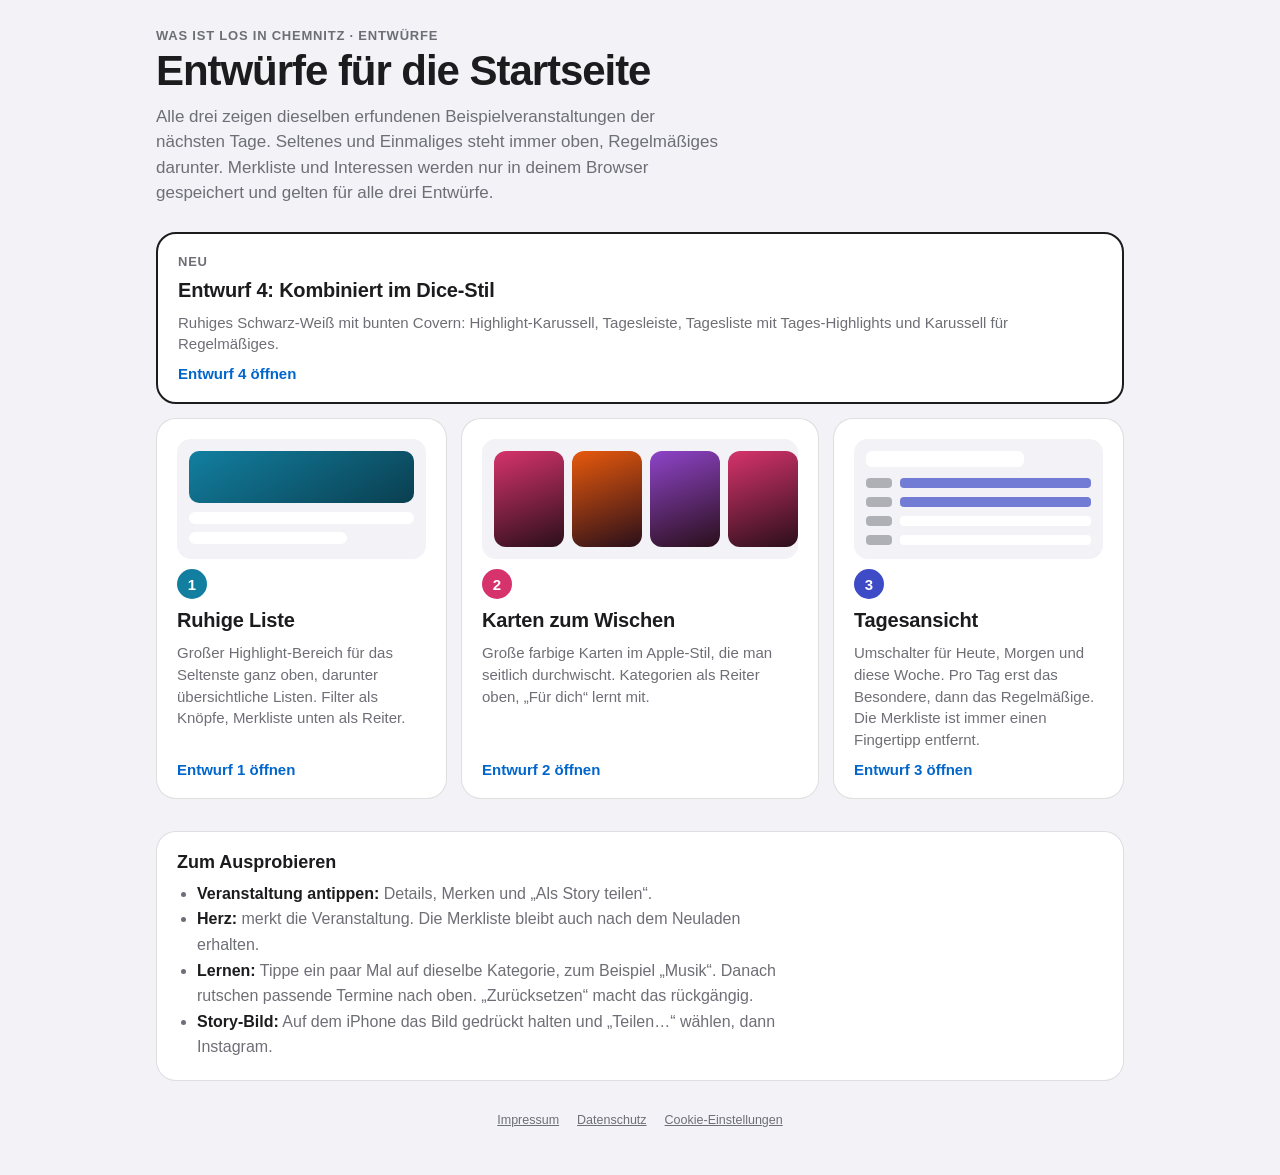
<file: index.html>
<!DOCTYPE html>
<html lang="de">
<head>
<meta charset="utf-8">
<meta name="viewport" content="width=device-width, initial-scale=1">
<title>Was ist los in Chemnitz</title>
<meta http-equiv="refresh" content="0; url=entwuerfe/index.html">
</head>
<body>
<p><a href="entwuerfe/index.html">Zu den Entwürfen</a></p>
</body>
</html>
</file>
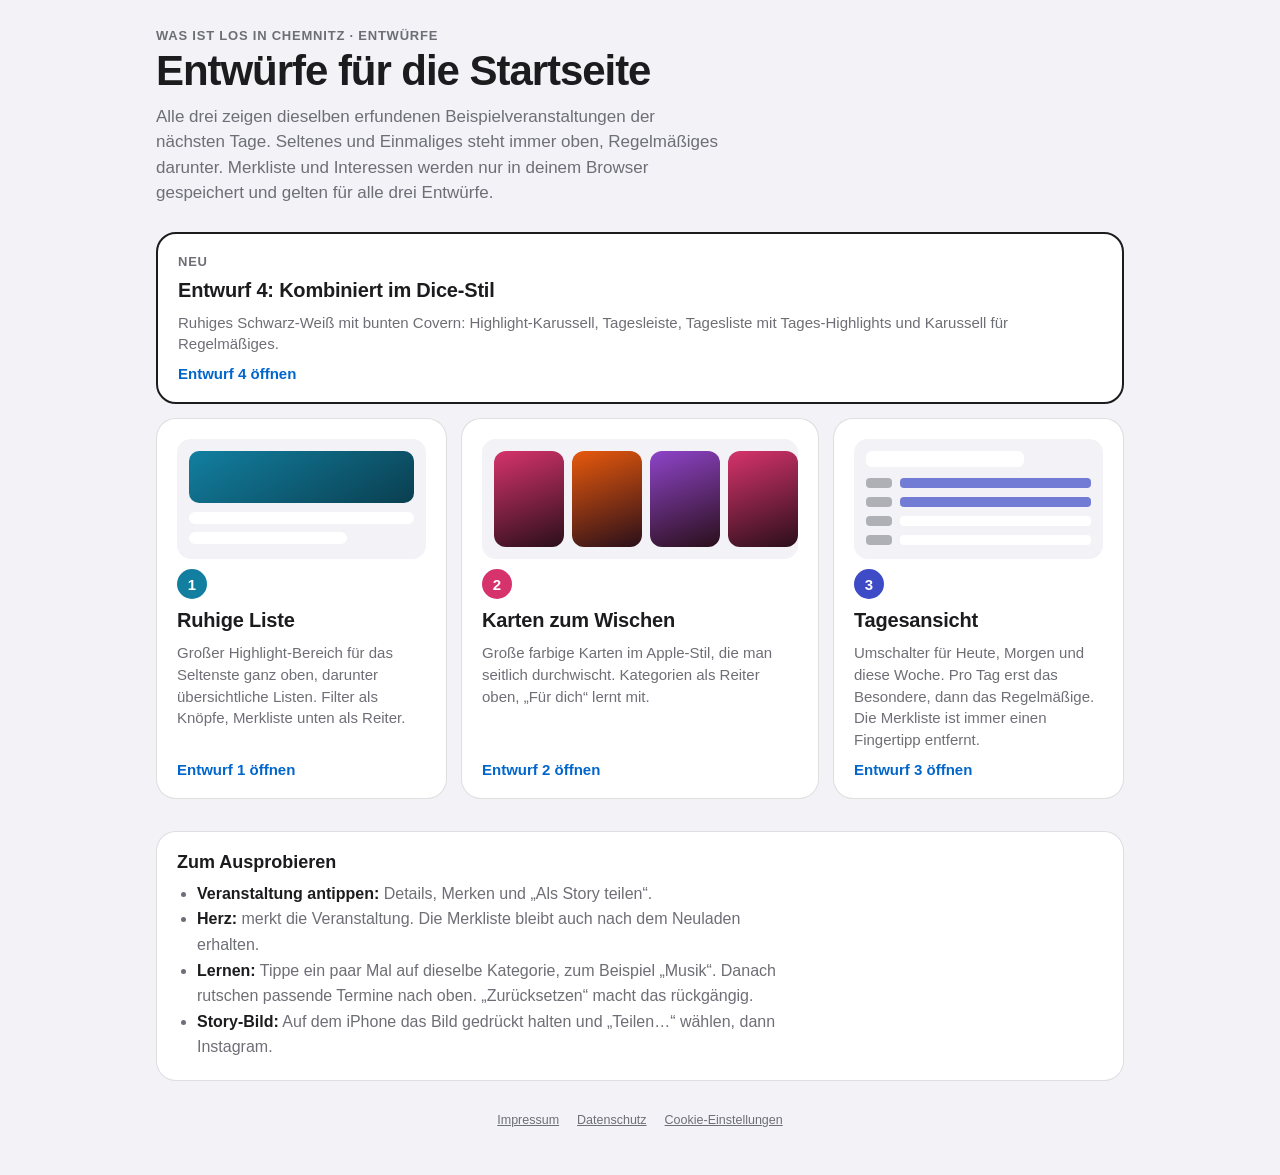
<file: entwuerfe/index.html>
<!DOCTYPE html>
<html lang="de">
<head>
<meta charset="utf-8">
<meta name="viewport" content="width=device-width, initial-scale=1, viewport-fit=cover">
<title>Chemnitz Startseiten-Entwürfe</title>
<meta name="claude:viewport-fit-sides" content="cover">
<style>
/* Übersicht: drei große Auswahlflächen untereinander (iPhone) bzw. nebeneinander (Desktop) */
:root {
  --bg: #F2F2F7; --card: #FFFFFF; --fg: #1C1C1E; --fg2: #6E6E76; --sep: rgba(60,60,67,.16); --accent: #0066CC;
  --c1: #127FA0; --c2: #D6336C; --c3: #3D4BC7;
  --font: -apple-system, BlinkMacSystemFont, "SF Pro Text", "Helvetica Neue", "Segoe UI", Roboto, Arial, sans-serif;
}
@media (prefers-color-scheme: dark) { :root:not([data-theme="light"]) { --bg: #000; --card: #1C1C1E; --fg: #F2F2F7; --fg2: #9A9AA1; --sep: rgba(84,84,88,.55); --accent: #3B9BFF; color-scheme: dark; } }
:root[data-theme="dark"] { --bg: #000; --card: #1C1C1E; --fg: #F2F2F7; --fg2: #9A9AA1; --sep: rgba(84,84,88,.55); --accent: #3B9BFF; color-scheme: dark; }
* { box-sizing: border-box; }
body { margin: 0; background: var(--bg); color: var(--fg); font-family: var(--font); font-size: 16px; -webkit-font-smoothing: antialiased; }
.wrap { max-width: 1000px; margin: 0 auto; padding-block: 28px 48px; padding-left: max(16px, env(safe-area-inset-left, 0px)); padding-right: max(16px, env(safe-area-inset-right, 0px)); }
.eyebrow { font-size: 13px; font-weight: 650; letter-spacing: .06em; text-transform: uppercase; color: var(--fg2); }
h1 { font-size: clamp(30px, 8vw, 42px); letter-spacing: -.025em; line-height: 1.06; margin: 6px 0 10px; text-wrap: balance; }
.lead { color: var(--fg2); font-size: 17px; line-height: 1.5; max-width: 60ch; margin: 0 0 26px; }
.grid { display: grid; gap: 14px; }
@media (min-width: 820px) { .grid { grid-template-columns: repeat(3, 1fr); } }
a.opt { display: flex; flex-direction: column; gap: 10px; background: var(--card); border-radius: 20px; padding: 20px; color: inherit; text-decoration: none; border: 1px solid var(--sep); transition: transform .15s; }
a.opt:hover { transform: translateY(-2px); }
a.opt:focus-visible { outline: 3px solid var(--accent); outline-offset: 3px; }
.preview { height: 120px; border-radius: 14px; background: var(--bg); position: relative; overflow: hidden; display: grid; gap: 6px; padding: 12px; }
.num { width: 30px; height: 30px; border-radius: 50%; background: var(--c); color: #fff; display: grid; place-items: center; font-weight: 700; font-size: 15px; }
h2 { font-size: 20px; letter-spacing: -.01em; margin: 0; }
a.opt p { margin: 0; color: var(--fg2); line-height: 1.45; font-size: 15px; }
.go { margin-top: auto; color: var(--accent); font-weight: 600; font-size: 15px; }
/* Mini-Vorschauen */
.p1 .big { height: 52px; border-radius: 10px; background: linear-gradient(150deg, var(--c1), #0A3F50); }
.p1 .ln { height: 12px; border-radius: 6px; background: var(--card); }
.p2 { display: flex; gap: 8px; padding: 12px 0 12px 12px; }
.p2 i { flex: none; width: 70px; border-radius: 12px; background: linear-gradient(160deg, var(--c), #2a0f1a); }
.p3 .seg { height: 16px; border-radius: 6px; background: var(--card); width: 70%; }
.p3 .r { display: flex; gap: 8px; align-items: center; }
.p3 .r b { width: 26px; height: 10px; border-radius: 4px; background: var(--fg2); opacity: .5; }
.p3 .r span { flex: 1; height: 10px; border-radius: 4px; background: var(--card); }
.p3 .r.hl span { background: var(--c3); opacity: .7; }
a.opt.new { margin-bottom: 14px; border: 2px solid var(--fg); }
.help { margin-top: 32px; background: var(--card); border-radius: 20px; padding: 20px; border: 1px solid var(--sep); }
.help h3 { margin: 0 0 8px; font-size: 18px; }
.help ul { margin: 0; padding-left: 20px; line-height: 1.6; color: var(--fg2); max-width: 70ch; }
.help li strong { color: var(--fg); }
.legal { display: flex; justify-content: center; flex-wrap: wrap; gap: 4px 18px; margin-top: 32px; font-size: 12.5px; }
.legal a { color: var(--fg2); }
</style>
</head>
<body>
<div class="wrap">
  <div class="eyebrow">Was ist los in Chemnitz · Entwürfe</div>
  <h1>Entwürfe für die Startseite</h1>
  <p class="lead">Alle drei zeigen dieselben erfundenen Beispielveranstaltungen der nächsten Tage. Seltenes und Einmaliges steht immer oben, Regelmäßiges darunter. Merkliste und Interessen werden nur in deinem Browser gespeichert und gelten für alle drei Entwürfe.</p>

  <a class="opt new" href="entwurf-4-kombiniert.html">
    <span class="eyebrow">Neu</span>
    <h2>Entwurf 4: Kombiniert im Dice-Stil</h2>
    <p>Ruhiges Schwarz-Weiß mit bunten Covern: Highlight-Karussell, Tagesleiste, Tagesliste mit Tages-Highlights und Karussell für Regelmäßiges.</p>
    <span class="go">Entwurf 4 öffnen</span>
  </a>

  <div class="grid">
    <a class="opt" href="entwurf-1-liste.html" style="--c:var(--c1)">
      <div class="preview p1" aria-hidden="true"><div class="big"></div><div class="ln"></div><div class="ln" style="width:70%"></div></div>
      <div class="num">1</div>
      <h2>Ruhige Liste</h2>
      <p>Großer Highlight-Bereich für das Seltenste ganz oben, darunter übersichtliche Listen. Filter als Knöpfe, Merkliste unten als Reiter.</p>
      <span class="go">Entwurf 1 öffnen</span>
    </a>
    <a class="opt" href="entwurf-2-karten.html" style="--c:var(--c2)">
      <div class="preview p2" aria-hidden="true"><i></i><i style="--c:#E8590C"></i><i style="--c:#8E44C9"></i><i></i></div>
      <div class="num">2</div>
      <h2>Karten zum Wischen</h2>
      <p>Große farbige Karten im Apple-Stil, die man seitlich durchwischt. Kategorien als Reiter oben, „Für dich“ lernt mit.</p>
      <span class="go">Entwurf 2 öffnen</span>
    </a>
    <a class="opt" href="entwurf-3-tage.html" style="--c:var(--c3)">
      <div class="preview p3" aria-hidden="true"><div class="seg"></div><div class="r hl"><b></b><span></span></div><div class="r hl"><b></b><span></span></div><div class="r"><b></b><span></span></div><div class="r"><b></b><span></span></div></div>
      <div class="num">3</div>
      <h2>Tagesansicht</h2>
      <p>Umschalter für Heute, Morgen und diese Woche. Pro Tag erst das Besondere, dann das Regelmäßige. Die Merkliste ist immer einen Fingertipp entfernt.</p>
      <span class="go">Entwurf 3 öffnen</span>
    </a>
  </div>

  <div class="help">
    <h3>Zum Ausprobieren</h3>
    <ul>
      <li><strong>Veranstaltung antippen:</strong> Details, Merken und „Als Story teilen“.</li>
      <li><strong>Herz:</strong> merkt die Veranstaltung. Die Merkliste bleibt auch nach dem Neuladen erhalten.</li>
      <li><strong>Lernen:</strong> Tippe ein paar Mal auf dieselbe Kategorie, zum Beispiel „Musik“. Danach rutschen passende Termine nach oben. „Zurücksetzen“ macht das rückgängig.</li>
      <li><strong>Story-Bild:</strong> Auf dem iPhone das Bild gedrückt halten und „Teilen…“ wählen, dann Instagram.</li>
    </ul>
  </div>
  <nav class="legal" aria-label="Rechtliches"><a href="impressum.html">Impressum</a><a href="datenschutz.html">Datenschutz</a><a href="entwurf-4-kombiniert.html#cookie-einstellungen">Cookie-Einstellungen</a></nav>
</div>
</body>
</html>
</file>
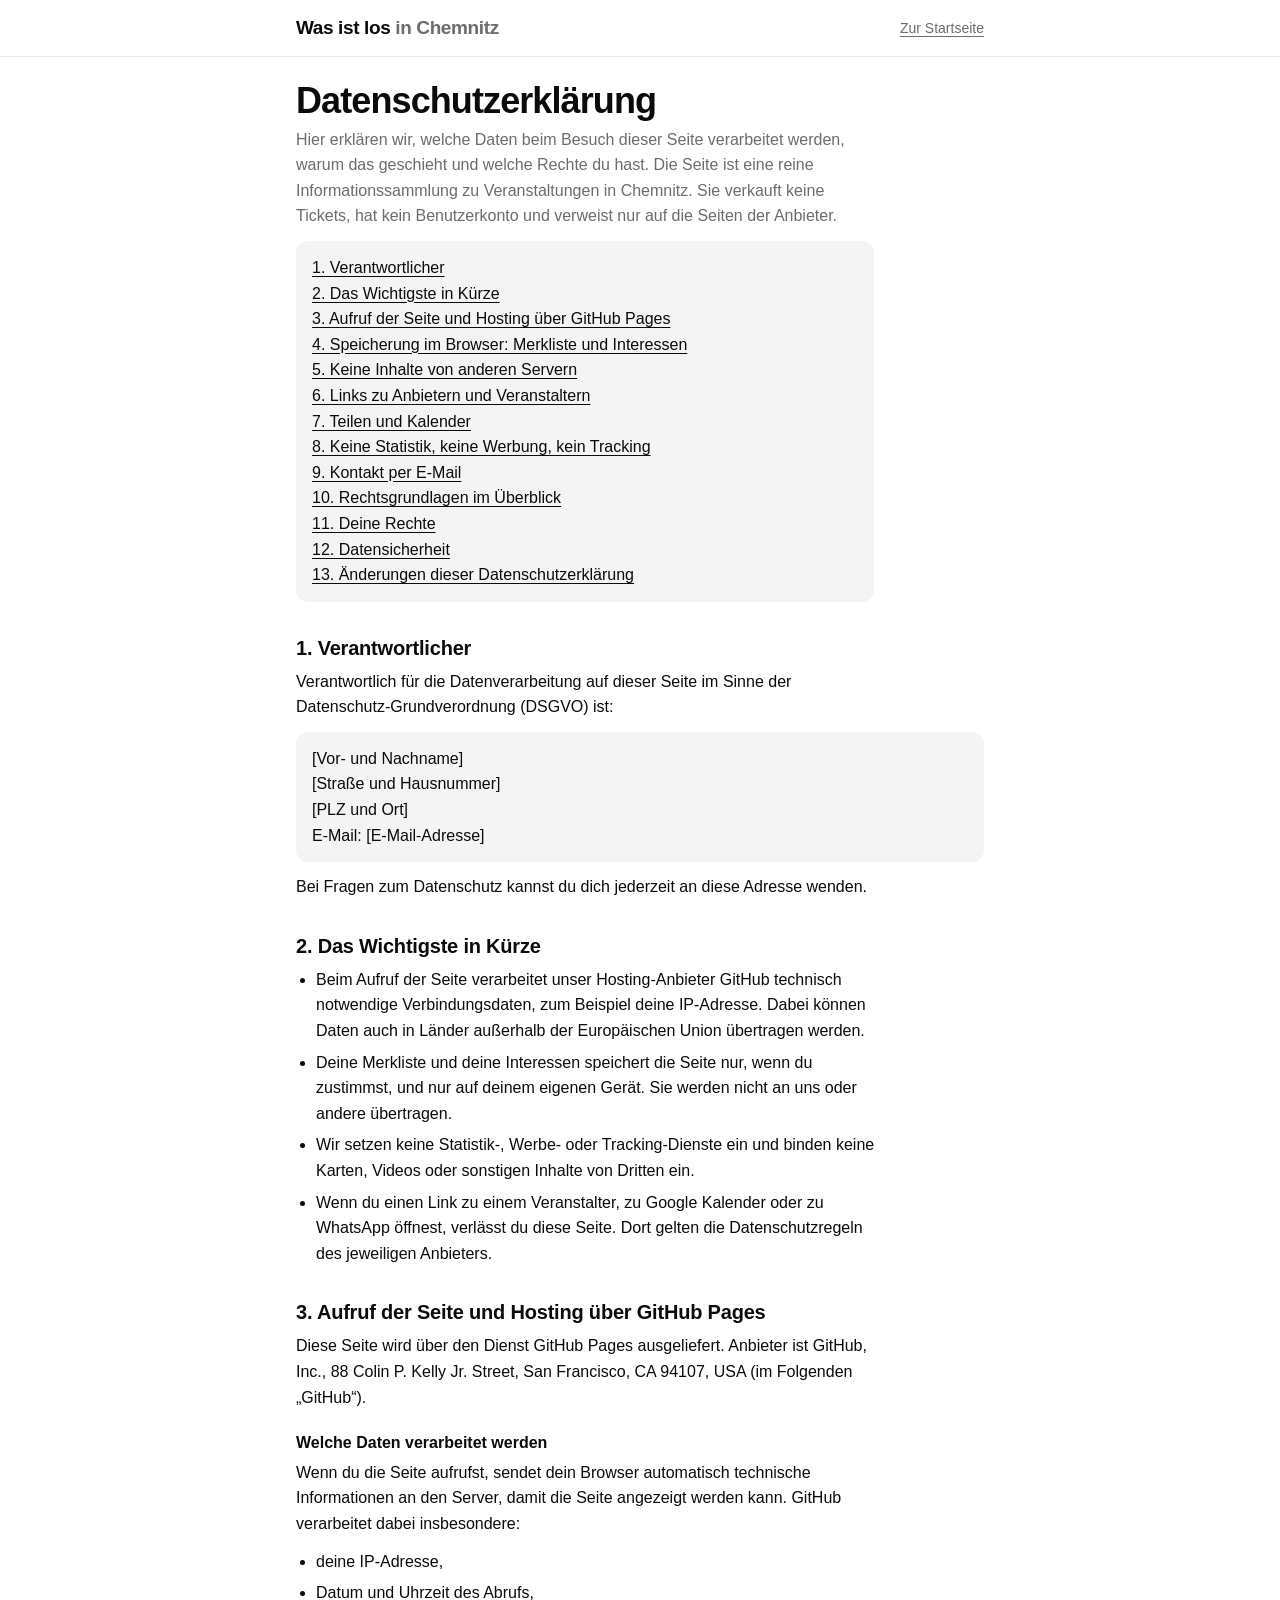
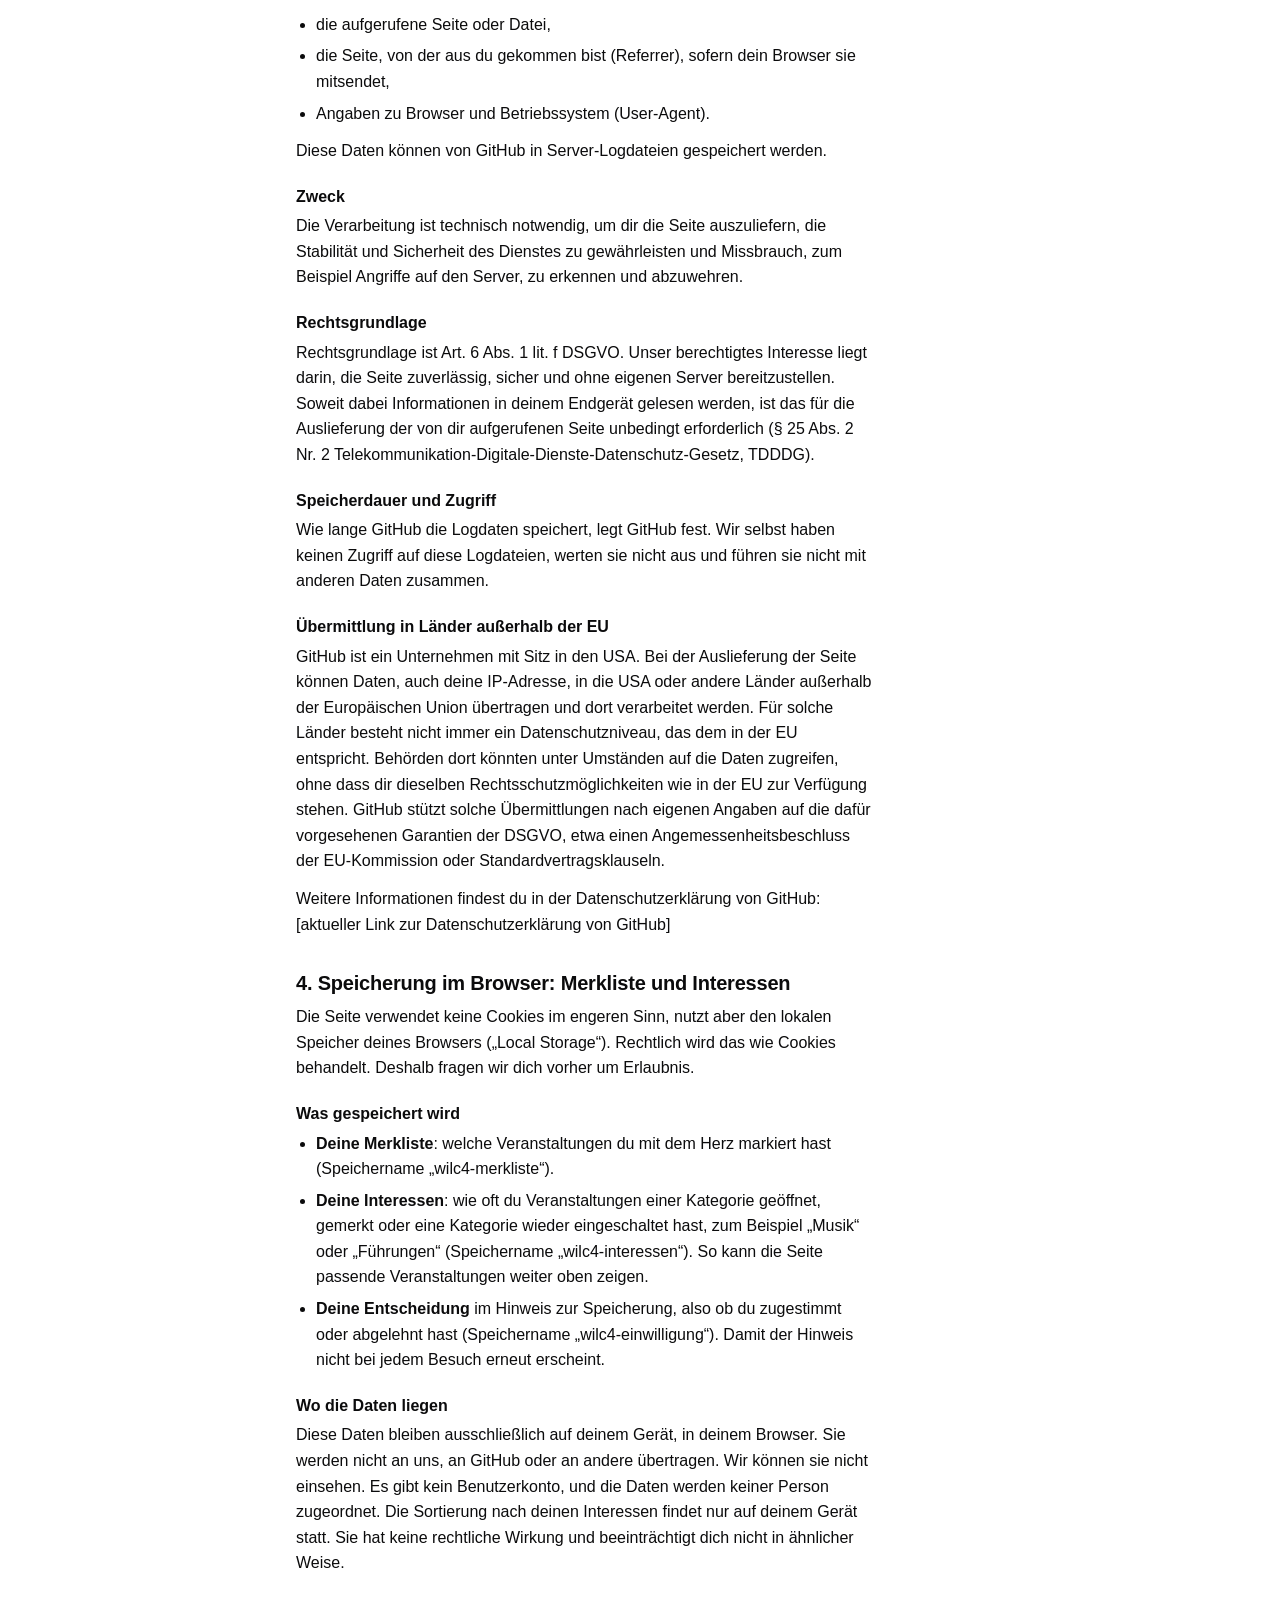
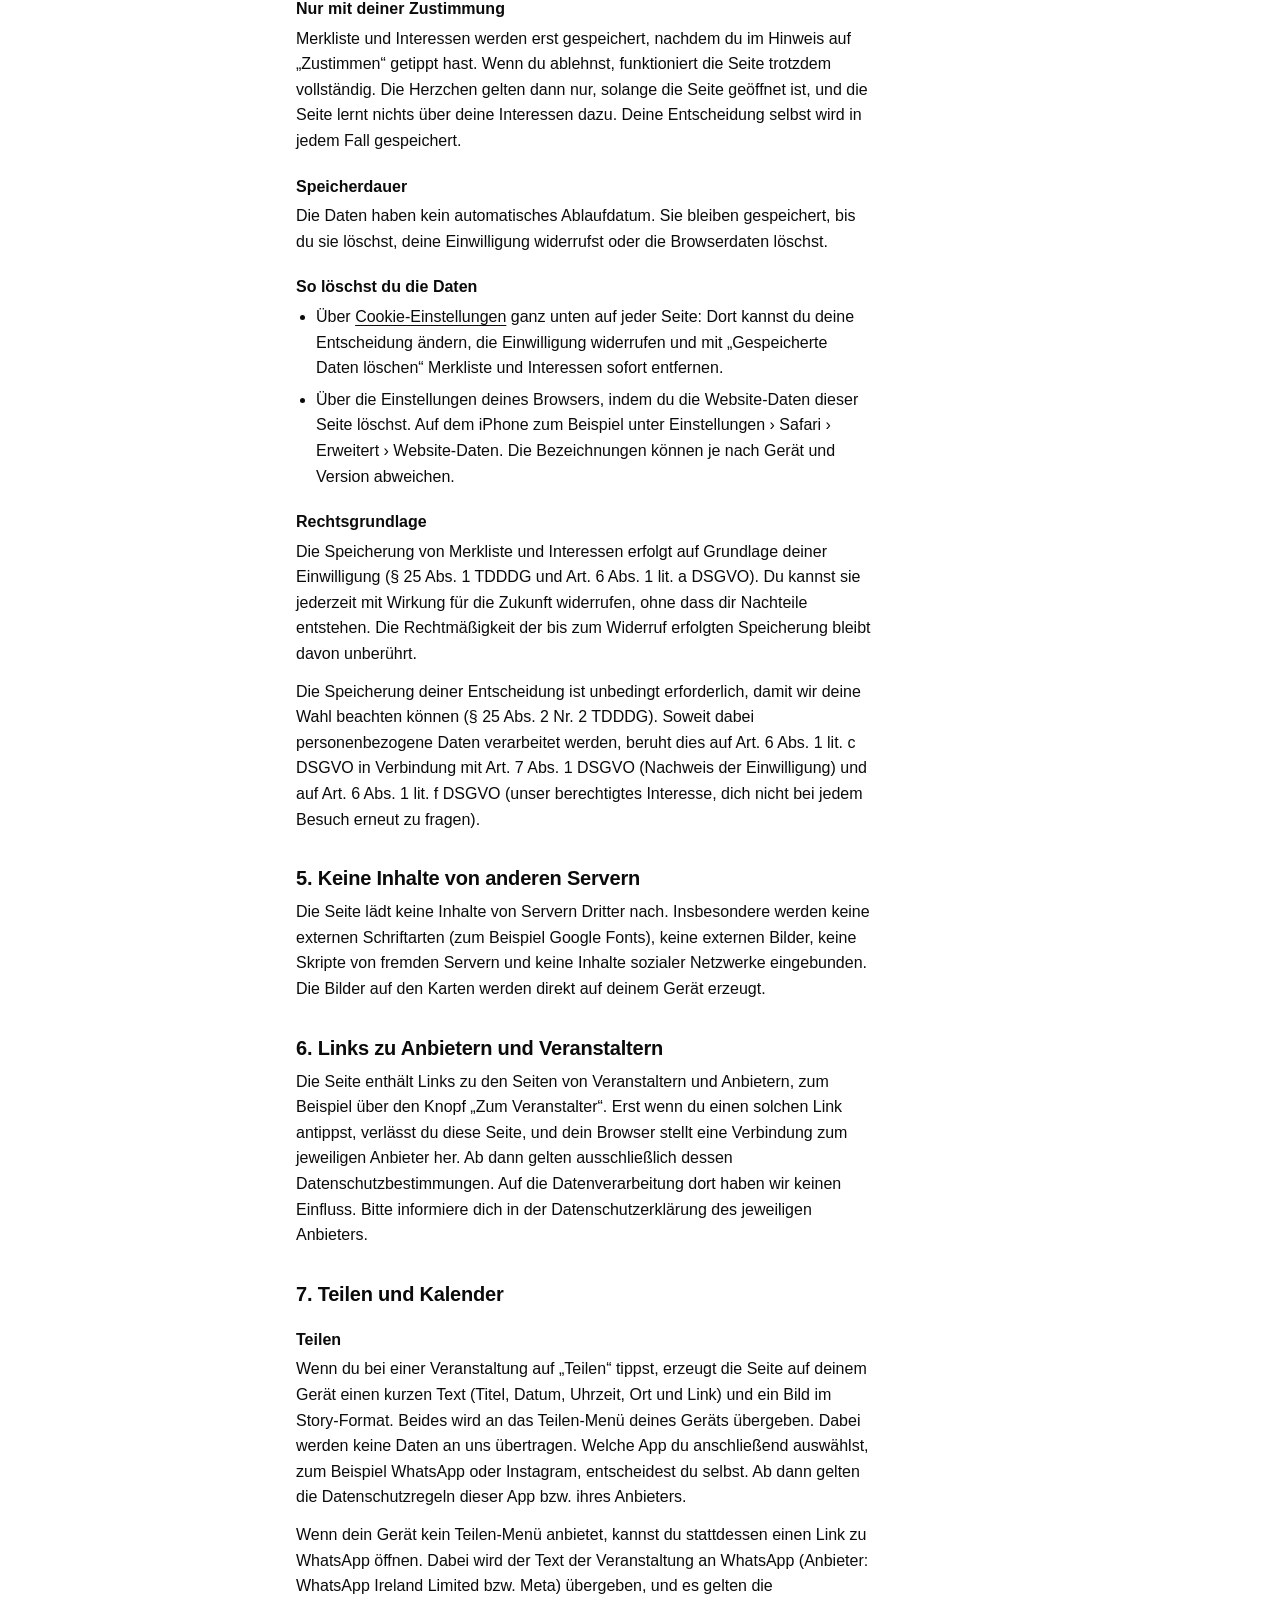
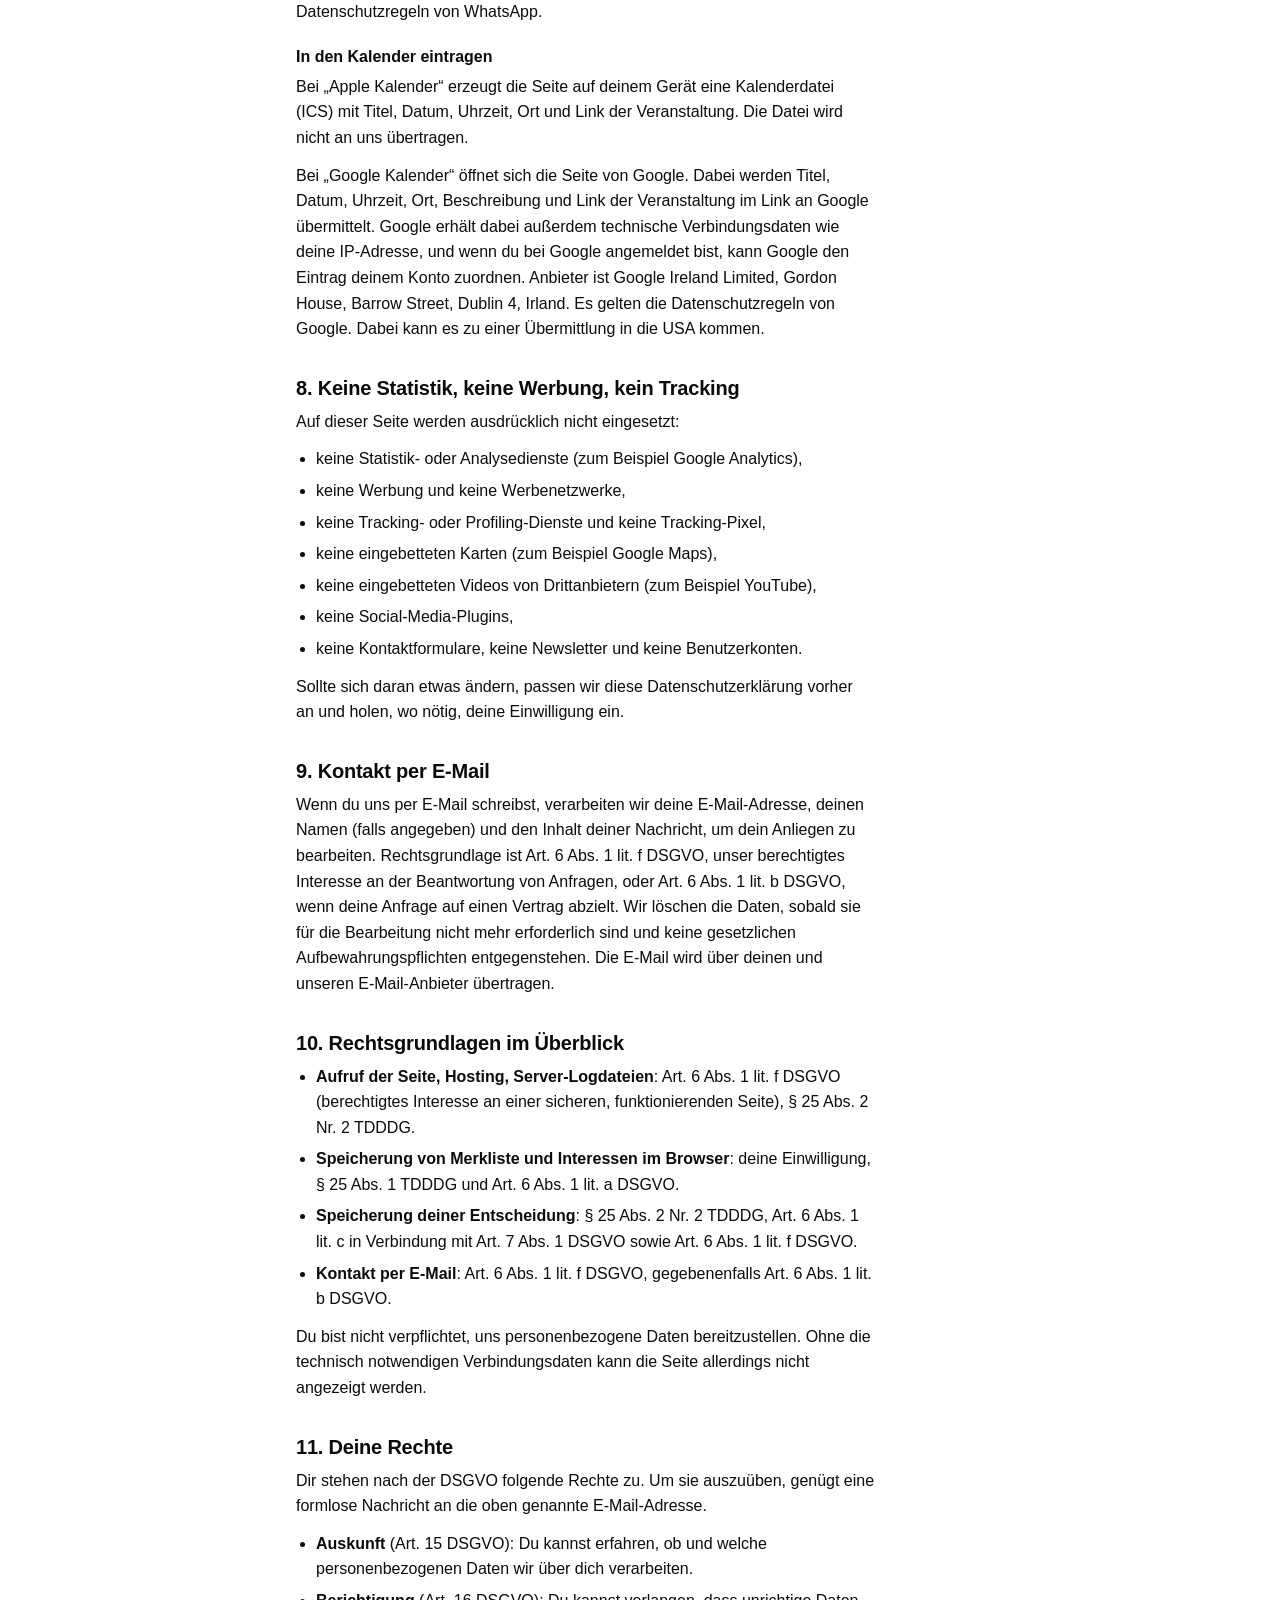
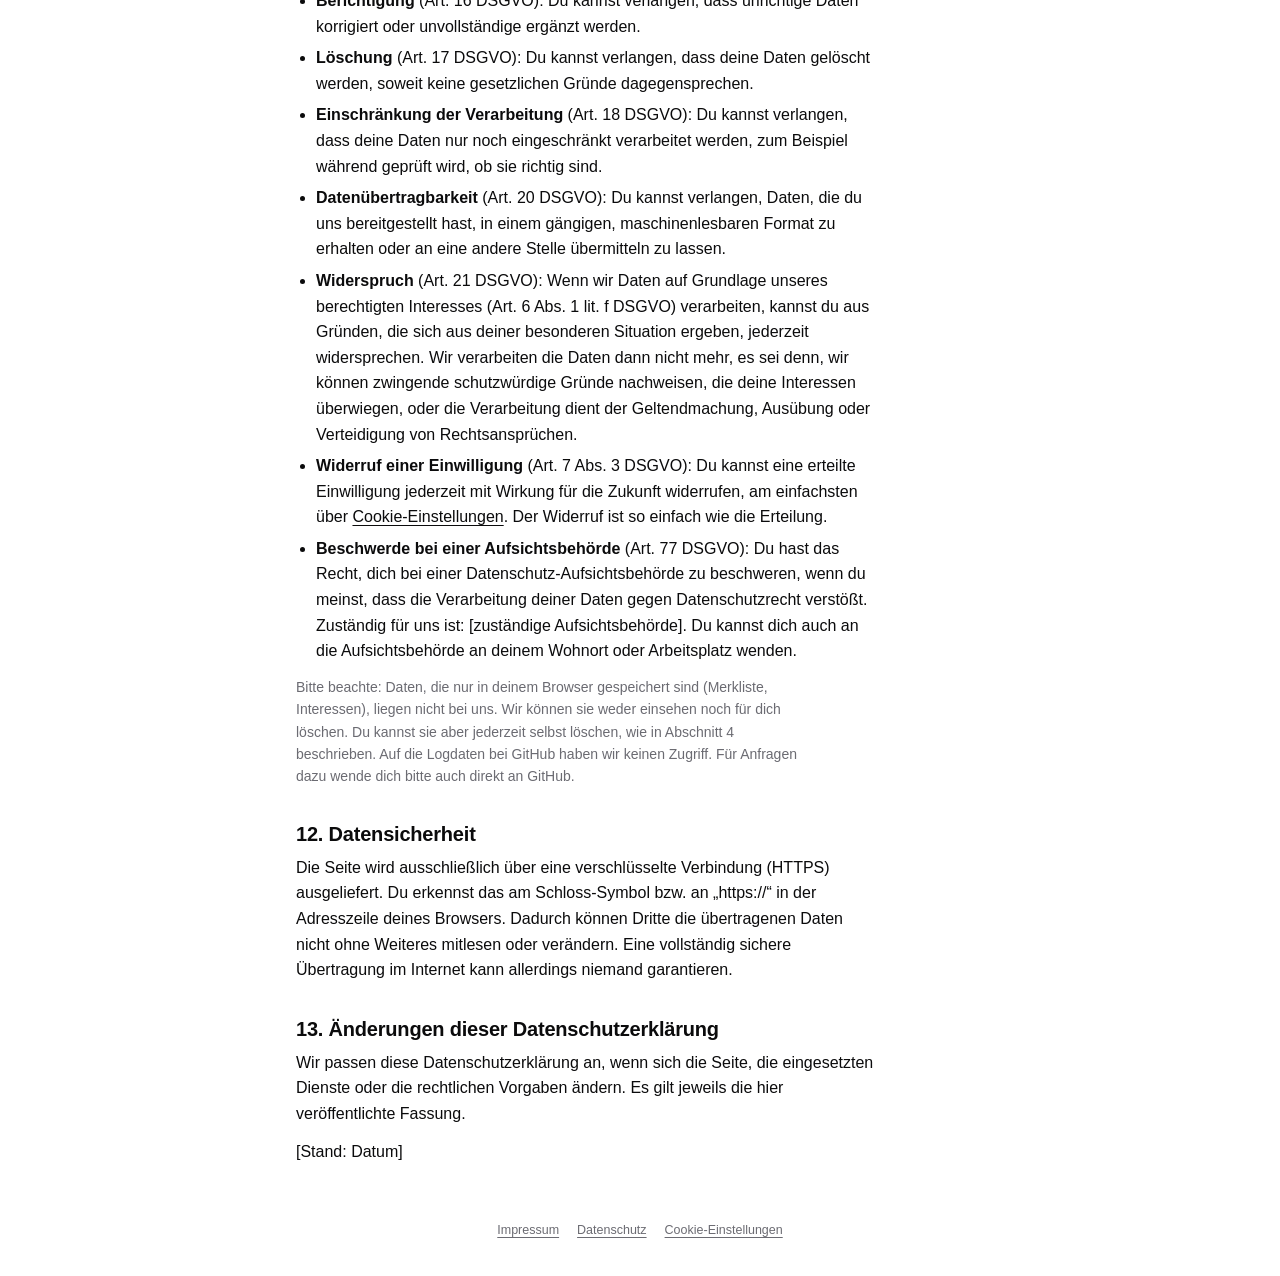
<file: entwuerfe/datenschutz.html>
<!DOCTYPE html>
<html lang="de">
<head>
<meta charset="utf-8">
<meta name="viewport" content="width=device-width, initial-scale=1, viewport-fit=cover">
<title>Datenschutz – Was ist los in Chemnitz</title>
<meta name="robots" content="noindex">
<link rel="stylesheet" href="rechtliches.css">
</head>
<body>
<header class="bar">
  <div class="wrap">
    <a class="brand" href="entwurf-4-kombiniert.html">Was ist los <span>in Chemnitz</span></a>
    <a class="back" href="entwurf-4-kombiniert.html">Zur Startseite</a>
  </div>
</header>

<main class="wrap">
  <h1>Datenschutzerklärung</h1>
  <p class="lead">Hier erklären wir, welche Daten beim Besuch dieser Seite verarbeitet werden, warum das geschieht und welche Rechte du hast. Die Seite ist eine reine Informationssammlung zu Veranstaltungen in Chemnitz. Sie verkauft keine Tickets, hat kein Benutzerkonto und verweist nur auf die Seiten der Anbieter.</p>

  <ul class="toc">
    <li><a href="#verantwortlich">1. Verantwortlicher</a></li>
    <li><a href="#ueberblick">2. Das Wichtigste in Kürze</a></li>
    <li><a href="#hosting">3. Aufruf der Seite und Hosting über GitHub Pages</a></li>
    <li><a href="#speicherung">4. Speicherung im Browser: Merkliste und Interessen</a></li>
    <li><a href="#extern">5. Keine Inhalte von anderen Servern</a></li>
    <li><a href="#links">6. Links zu Anbietern und Veranstaltern</a></li>
    <li><a href="#teilen">7. Teilen und Kalender</a></li>
    <li><a href="#keine-dienste">8. Keine Statistik, keine Werbung, kein Tracking</a></li>
    <li><a href="#kontakt">9. Kontakt per E-Mail</a></li>
    <li><a href="#rechtsgrundlagen">10. Rechtsgrundlagen im Überblick</a></li>
    <li><a href="#rechte">11. Deine Rechte</a></li>
    <li><a href="#sicherheit">12. Datensicherheit</a></li>
    <li><a href="#aenderungen">13. Änderungen dieser Datenschutzerklärung</a></li>
  </ul>

  <h2 id="verantwortlich">1. Verantwortlicher</h2>
  <p>Verantwortlich für die Datenverarbeitung auf dieser Seite im Sinne der Datenschutz-Grundverordnung (DSGVO) ist:</p>
  <address>
    [Vor- und Nachname]<br>
    [Straße und Hausnummer]<br>
    [PLZ und Ort]<br>
    E-Mail: [E-Mail-Adresse]
  </address>
  <p>Bei Fragen zum Datenschutz kannst du dich jederzeit an diese Adresse wenden.</p>

  <h2 id="ueberblick">2. Das Wichtigste in Kürze</h2>
  <ul>
    <li>Beim Aufruf der Seite verarbeitet unser Hosting-Anbieter GitHub technisch notwendige Verbindungsdaten, zum Beispiel deine IP-Adresse. Dabei können Daten auch in Länder außerhalb der Europäischen Union übertragen werden.</li>
    <li>Deine Merkliste und deine Interessen speichert die Seite nur, wenn du zustimmst, und nur auf deinem eigenen Gerät. Sie werden nicht an uns oder andere übertragen.</li>
    <li>Wir setzen keine Statistik-, Werbe- oder Tracking-Dienste ein und binden keine Karten, Videos oder sonstigen Inhalte von Dritten ein.</li>
    <li>Wenn du einen Link zu einem Veranstalter, zu Google Kalender oder zu WhatsApp öffnest, verlässt du diese Seite. Dort gelten die Datenschutzregeln des jeweiligen Anbieters.</li>
  </ul>

  <h2 id="hosting">3. Aufruf der Seite und Hosting über GitHub Pages</h2>
  <p>Diese Seite wird über den Dienst GitHub Pages ausgeliefert. Anbieter ist GitHub, Inc., 88 Colin P. Kelly Jr. Street, San Francisco, CA 94107, USA (im Folgenden „GitHub“).</p>
  <h3>Welche Daten verarbeitet werden</h3>
  <p>Wenn du die Seite aufrufst, sendet dein Browser automatisch technische Informationen an den Server, damit die Seite angezeigt werden kann. GitHub verarbeitet dabei insbesondere:</p>
  <ul>
    <li>deine IP-Adresse,</li>
    <li>Datum und Uhrzeit des Abrufs,</li>
    <li>die aufgerufene Seite oder Datei,</li>
    <li>die Seite, von der aus du gekommen bist (Referrer), sofern dein Browser sie mitsendet,</li>
    <li>Angaben zu Browser und Betriebssystem (User-Agent).</li>
  </ul>
  <p>Diese Daten können von GitHub in Server-Logdateien gespeichert werden.</p>
  <h3>Zweck</h3>
  <p>Die Verarbeitung ist technisch notwendig, um dir die Seite auszuliefern, die Stabilität und Sicherheit des Dienstes zu gewährleisten und Missbrauch, zum Beispiel Angriffe auf den Server, zu erkennen und abzuwehren.</p>
  <h3>Rechtsgrundlage</h3>
  <p>Rechtsgrundlage ist Art. 6 Abs. 1 lit. f DSGVO. Unser berechtigtes Interesse liegt darin, die Seite zuverlässig, sicher und ohne eigenen Server bereitzustellen. Soweit dabei Informationen in deinem Endgerät gelesen werden, ist das für die Auslieferung der von dir aufgerufenen Seite unbedingt erforderlich (§ 25 Abs. 2 Nr. 2 Telekommunikation-Digitale-Dienste-Datenschutz-Gesetz, TDDDG).</p>
  <h3>Speicherdauer und Zugriff</h3>
  <p>Wie lange GitHub die Logdaten speichert, legt GitHub fest. Wir selbst haben keinen Zugriff auf diese Logdateien, werten sie nicht aus und führen sie nicht mit anderen Daten zusammen.</p>
  <h3>Übermittlung in Länder außerhalb der EU</h3>
  <p>GitHub ist ein Unternehmen mit Sitz in den USA. Bei der Auslieferung der Seite können Daten, auch deine IP-Adresse, in die USA oder andere Länder außerhalb der Europäischen Union übertragen und dort verarbeitet werden. Für solche Länder besteht nicht immer ein Datenschutzniveau, das dem in der EU entspricht. Behörden dort könnten unter Umständen auf die Daten zugreifen, ohne dass dir dieselben Rechtsschutzmöglichkeiten wie in der EU zur Verfügung stehen. GitHub stützt solche Übermittlungen nach eigenen Angaben auf die dafür vorgesehenen Garantien der DSGVO, etwa einen Angemessenheitsbeschluss der EU-Kommission oder Standardvertragsklauseln.</p>
  <p>Weitere Informationen findest du in der Datenschutzerklärung von GitHub: [aktueller Link zur Datenschutzerklärung von GitHub]</p>

  <h2 id="speicherung">4. Speicherung im Browser: Merkliste und Interessen</h2>
  <p>Die Seite verwendet keine Cookies im engeren Sinn, nutzt aber den lokalen Speicher deines Browsers („Local Storage“). Rechtlich wird das wie Cookies behandelt. Deshalb fragen wir dich vorher um Erlaubnis.</p>
  <h3>Was gespeichert wird</h3>
  <ul>
    <li><strong>Deine Merkliste</strong>: welche Veranstaltungen du mit dem Herz markiert hast (Speichername „wilc4-merkliste“).</li>
    <li><strong>Deine Interessen</strong>: wie oft du Veranstaltungen einer Kategorie geöffnet, gemerkt oder eine Kategorie wieder eingeschaltet hast, zum Beispiel „Musik“ oder „Führungen“ (Speichername „wilc4-interessen“). So kann die Seite passende Veranstaltungen weiter oben zeigen.</li>
    <li><strong>Deine Entscheidung</strong> im Hinweis zur Speicherung, also ob du zugestimmt oder abgelehnt hast (Speichername „wilc4-einwilligung“). Damit der Hinweis nicht bei jedem Besuch erneut erscheint.</li>
  </ul>
  <h3>Wo die Daten liegen</h3>
  <p>Diese Daten bleiben ausschließlich auf deinem Gerät, in deinem Browser. Sie werden nicht an uns, an GitHub oder an andere übertragen. Wir können sie nicht einsehen. Es gibt kein Benutzerkonto, und die Daten werden keiner Person zugeordnet. Die Sortierung nach deinen Interessen findet nur auf deinem Gerät statt. Sie hat keine rechtliche Wirkung und beeinträchtigt dich nicht in ähnlicher Weise.</p>
  <h3>Nur mit deiner Zustimmung</h3>
  <p>Merkliste und Interessen werden erst gespeichert, nachdem du im Hinweis auf „Zustimmen“ getippt hast. Wenn du ablehnst, funktioniert die Seite trotzdem vollständig. Die Herzchen gelten dann nur, solange die Seite geöffnet ist, und die Seite lernt nichts über deine Interessen dazu. Deine Entscheidung selbst wird in jedem Fall gespeichert.</p>
  <h3>Speicherdauer</h3>
  <p>Die Daten haben kein automatisches Ablaufdatum. Sie bleiben gespeichert, bis du sie löschst, deine Einwilligung widerrufst oder die Browserdaten löschst.</p>
  <h3>So löschst du die Daten</h3>
  <ul>
    <li>Über <a href="entwurf-4-kombiniert.html#cookie-einstellungen">Cookie-Einstellungen</a> ganz unten auf jeder Seite: Dort kannst du deine Entscheidung ändern, die Einwilligung widerrufen und mit „Gespeicherte Daten löschen“ Merkliste und Interessen sofort entfernen.</li>
    <li>Über die Einstellungen deines Browsers, indem du die Website-Daten dieser Seite löschst. Auf dem iPhone zum Beispiel unter Einstellungen › Safari › Erweitert › Website-Daten. Die Bezeichnungen können je nach Gerät und Version abweichen.</li>
  </ul>
  <h3>Rechtsgrundlage</h3>
  <p>Die Speicherung von Merkliste und Interessen erfolgt auf Grundlage deiner Einwilligung (§ 25 Abs. 1 TDDDG und Art. 6 Abs. 1 lit. a DSGVO). Du kannst sie jederzeit mit Wirkung für die Zukunft widerrufen, ohne dass dir Nachteile entstehen. Die Rechtmäßigkeit der bis zum Widerruf erfolgten Speicherung bleibt davon unberührt.</p>
  <p>Die Speicherung deiner Entscheidung ist unbedingt erforderlich, damit wir deine Wahl beachten können (§ 25 Abs. 2 Nr. 2 TDDDG). Soweit dabei personenbezogene Daten verarbeitet werden, beruht dies auf Art. 6 Abs. 1 lit. c DSGVO in Verbindung mit Art. 7 Abs. 1 DSGVO (Nachweis der Einwilligung) und auf Art. 6 Abs. 1 lit. f DSGVO (unser berechtigtes Interesse, dich nicht bei jedem Besuch erneut zu fragen).</p>

  <h2 id="extern">5. Keine Inhalte von anderen Servern</h2>
  <p>Die Seite lädt keine Inhalte von Servern Dritter nach. Insbesondere werden keine externen Schriftarten (zum Beispiel Google Fonts), keine externen Bilder, keine Skripte von fremden Servern und keine Inhalte sozialer Netzwerke eingebunden. Die Bilder auf den Karten werden direkt auf deinem Gerät erzeugt.</p>

  <h2 id="links">6. Links zu Anbietern und Veranstaltern</h2>
  <p>Die Seite enthält Links zu den Seiten von Veranstaltern und Anbietern, zum Beispiel über den Knopf „Zum Veranstalter“. Erst wenn du einen solchen Link antippst, verlässt du diese Seite, und dein Browser stellt eine Verbindung zum jeweiligen Anbieter her. Ab dann gelten ausschließlich dessen Datenschutzbestimmungen. Auf die Datenverarbeitung dort haben wir keinen Einfluss. Bitte informiere dich in der Datenschutzerklärung des jeweiligen Anbieters.</p>

  <h2 id="teilen">7. Teilen und Kalender</h2>
  <h3>Teilen</h3>
  <p>Wenn du bei einer Veranstaltung auf „Teilen“ tippst, erzeugt die Seite auf deinem Gerät einen kurzen Text (Titel, Datum, Uhrzeit, Ort und Link) und ein Bild im Story-Format. Beides wird an das Teilen-Menü deines Geräts übergeben. Dabei werden keine Daten an uns übertragen. Welche App du anschließend auswählst, zum Beispiel WhatsApp oder Instagram, entscheidest du selbst. Ab dann gelten die Datenschutzregeln dieser App bzw. ihres Anbieters.</p>
  <p>Wenn dein Gerät kein Teilen-Menü anbietet, kannst du stattdessen einen Link zu WhatsApp öffnen. Dabei wird der Text der Veranstaltung an WhatsApp (Anbieter: WhatsApp Ireland Limited bzw. Meta) übergeben, und es gelten die Datenschutzregeln von WhatsApp.</p>
  <h3>In den Kalender eintragen</h3>
  <p>Bei „Apple Kalender“ erzeugt die Seite auf deinem Gerät eine Kalenderdatei (ICS) mit Titel, Datum, Uhrzeit, Ort und Link der Veranstaltung. Die Datei wird nicht an uns übertragen.</p>
  <p>Bei „Google Kalender“ öffnet sich die Seite von Google. Dabei werden Titel, Datum, Uhrzeit, Ort, Beschreibung und Link der Veranstaltung im Link an Google übermittelt. Google erhält dabei außerdem technische Verbindungsdaten wie deine IP-Adresse, und wenn du bei Google angemeldet bist, kann Google den Eintrag deinem Konto zuordnen. Anbieter ist Google Ireland Limited, Gordon House, Barrow Street, Dublin 4, Irland. Es gelten die Datenschutzregeln von Google. Dabei kann es zu einer Übermittlung in die USA kommen.</p>

  <h2 id="keine-dienste">8. Keine Statistik, keine Werbung, kein Tracking</h2>
  <p>Auf dieser Seite werden ausdrücklich nicht eingesetzt:</p>
  <ul>
    <li>keine Statistik- oder Analysedienste (zum Beispiel Google Analytics),</li>
    <li>keine Werbung und keine Werbenetzwerke,</li>
    <li>keine Tracking- oder Profiling-Dienste und keine Tracking-Pixel,</li>
    <li>keine eingebetteten Karten (zum Beispiel Google Maps),</li>
    <li>keine eingebetteten Videos von Drittanbietern (zum Beispiel YouTube),</li>
    <li>keine Social-Media-Plugins,</li>
    <li>keine Kontaktformulare, keine Newsletter und keine Benutzerkonten.</li>
  </ul>
  <p>Sollte sich daran etwas ändern, passen wir diese Datenschutzerklärung vorher an und holen, wo nötig, deine Einwilligung ein.</p>

  <h2 id="kontakt">9. Kontakt per E-Mail</h2>
  <p>Wenn du uns per E-Mail schreibst, verarbeiten wir deine E-Mail-Adresse, deinen Namen (falls angegeben) und den Inhalt deiner Nachricht, um dein Anliegen zu bearbeiten. Rechtsgrundlage ist Art. 6 Abs. 1 lit. f DSGVO, unser berechtigtes Interesse an der Beantwortung von Anfragen, oder Art. 6 Abs. 1 lit. b DSGVO, wenn deine Anfrage auf einen Vertrag abzielt. Wir löschen die Daten, sobald sie für die Bearbeitung nicht mehr erforderlich sind und keine gesetzlichen Aufbewahrungspflichten entgegenstehen. Die E-Mail wird über deinen und unseren E-Mail-Anbieter übertragen.</p>

  <h2 id="rechtsgrundlagen">10. Rechtsgrundlagen im Überblick</h2>
  <ul>
    <li><strong>Aufruf der Seite, Hosting, Server-Logdateien</strong>: Art. 6 Abs. 1 lit. f DSGVO (berechtigtes Interesse an einer sicheren, funktionierenden Seite), § 25 Abs. 2 Nr. 2 TDDDG.</li>
    <li><strong>Speicherung von Merkliste und Interessen im Browser</strong>: deine Einwilligung, § 25 Abs. 1 TDDDG und Art. 6 Abs. 1 lit. a DSGVO.</li>
    <li><strong>Speicherung deiner Entscheidung</strong>: § 25 Abs. 2 Nr. 2 TDDDG, Art. 6 Abs. 1 lit. c in Verbindung mit Art. 7 Abs. 1 DSGVO sowie Art. 6 Abs. 1 lit. f DSGVO.</li>
    <li><strong>Kontakt per E-Mail</strong>: Art. 6 Abs. 1 lit. f DSGVO, gegebenenfalls Art. 6 Abs. 1 lit. b DSGVO.</li>
  </ul>
  <p>Du bist nicht verpflichtet, uns personenbezogene Daten bereitzustellen. Ohne die technisch notwendigen Verbindungsdaten kann die Seite allerdings nicht angezeigt werden.</p>

  <h2 id="rechte">11. Deine Rechte</h2>
  <p>Dir stehen nach der DSGVO folgende Rechte zu. Um sie auszuüben, genügt eine formlose Nachricht an die oben genannte E-Mail-Adresse.</p>
  <ul>
    <li><strong>Auskunft</strong> (Art. 15 DSGVO): Du kannst erfahren, ob und welche personenbezogenen Daten wir über dich verarbeiten.</li>
    <li><strong>Berichtigung</strong> (Art. 16 DSGVO): Du kannst verlangen, dass unrichtige Daten korrigiert oder unvollständige ergänzt werden.</li>
    <li><strong>Löschung</strong> (Art. 17 DSGVO): Du kannst verlangen, dass deine Daten gelöscht werden, soweit keine gesetzlichen Gründe dagegensprechen.</li>
    <li><strong>Einschränkung der Verarbeitung</strong> (Art. 18 DSGVO): Du kannst verlangen, dass deine Daten nur noch eingeschränkt verarbeitet werden, zum Beispiel während geprüft wird, ob sie richtig sind.</li>
    <li><strong>Datenübertragbarkeit</strong> (Art. 20 DSGVO): Du kannst verlangen, Daten, die du uns bereitgestellt hast, in einem gängigen, maschinenlesbaren Format zu erhalten oder an eine andere Stelle übermitteln zu lassen.</li>
    <li><strong>Widerspruch</strong> (Art. 21 DSGVO): Wenn wir Daten auf Grundlage unseres berechtigten Interesses (Art. 6 Abs. 1 lit. f DSGVO) verarbeiten, kannst du aus Gründen, die sich aus deiner besonderen Situation ergeben, jederzeit widersprechen. Wir verarbeiten die Daten dann nicht mehr, es sei denn, wir können zwingende schutzwürdige Gründe nachweisen, die deine Interessen überwiegen, oder die Verarbeitung dient der Geltendmachung, Ausübung oder Verteidigung von Rechtsansprüchen.</li>
    <li><strong>Widerruf einer Einwilligung</strong> (Art. 7 Abs. 3 DSGVO): Du kannst eine erteilte Einwilligung jederzeit mit Wirkung für die Zukunft widerrufen, am einfachsten über <a href="entwurf-4-kombiniert.html#cookie-einstellungen">Cookie-Einstellungen</a>. Der Widerruf ist so einfach wie die Erteilung.</li>
    <li><strong>Beschwerde bei einer Aufsichtsbehörde</strong> (Art. 77 DSGVO): Du hast das Recht, dich bei einer Datenschutz-Aufsichtsbehörde zu beschweren, wenn du meinst, dass die Verarbeitung deiner Daten gegen Datenschutzrecht verstößt. Zuständig für uns ist: [zuständige Aufsichtsbehörde]. Du kannst dich auch an die Aufsichtsbehörde an deinem Wohnort oder Arbeitsplatz wenden.</li>
  </ul>
  <p class="note">Bitte beachte: Daten, die nur in deinem Browser gespeichert sind (Merkliste, Interessen), liegen nicht bei uns. Wir können sie weder einsehen noch für dich löschen. Du kannst sie aber jederzeit selbst löschen, wie in Abschnitt 4 beschrieben. Auf die Logdaten bei GitHub haben wir keinen Zugriff. Für Anfragen dazu wende dich bitte auch direkt an GitHub.</p>

  <h2 id="sicherheit">12. Datensicherheit</h2>
  <p>Die Seite wird ausschließlich über eine verschlüsselte Verbindung (HTTPS) ausgeliefert. Du erkennst das am Schloss-Symbol bzw. an „https://“ in der Adresszeile deines Browsers. Dadurch können Dritte die übertragenen Daten nicht ohne Weiteres mitlesen oder verändern. Eine vollständig sichere Übertragung im Internet kann allerdings niemand garantieren.</p>

  <h2 id="aenderungen">13. Änderungen dieser Datenschutzerklärung</h2>
  <p>Wir passen diese Datenschutzerklärung an, wenn sich die Seite, die eingesetzten Dienste oder die rechtlichen Vorgaben ändern. Es gilt jeweils die hier veröffentlichte Fassung.</p>
  <p>[Stand: Datum]</p>
</main>

<footer class="wrap">
  <nav class="legal" aria-label="Rechtliches">
    <a href="impressum.html">Impressum</a>
    <a href="datenschutz.html" aria-current="page">Datenschutz</a>
    <a href="entwurf-4-kombiniert.html#cookie-einstellungen">Cookie-Einstellungen</a>
  </nav>
</footer>
</body>
</html>
</file>
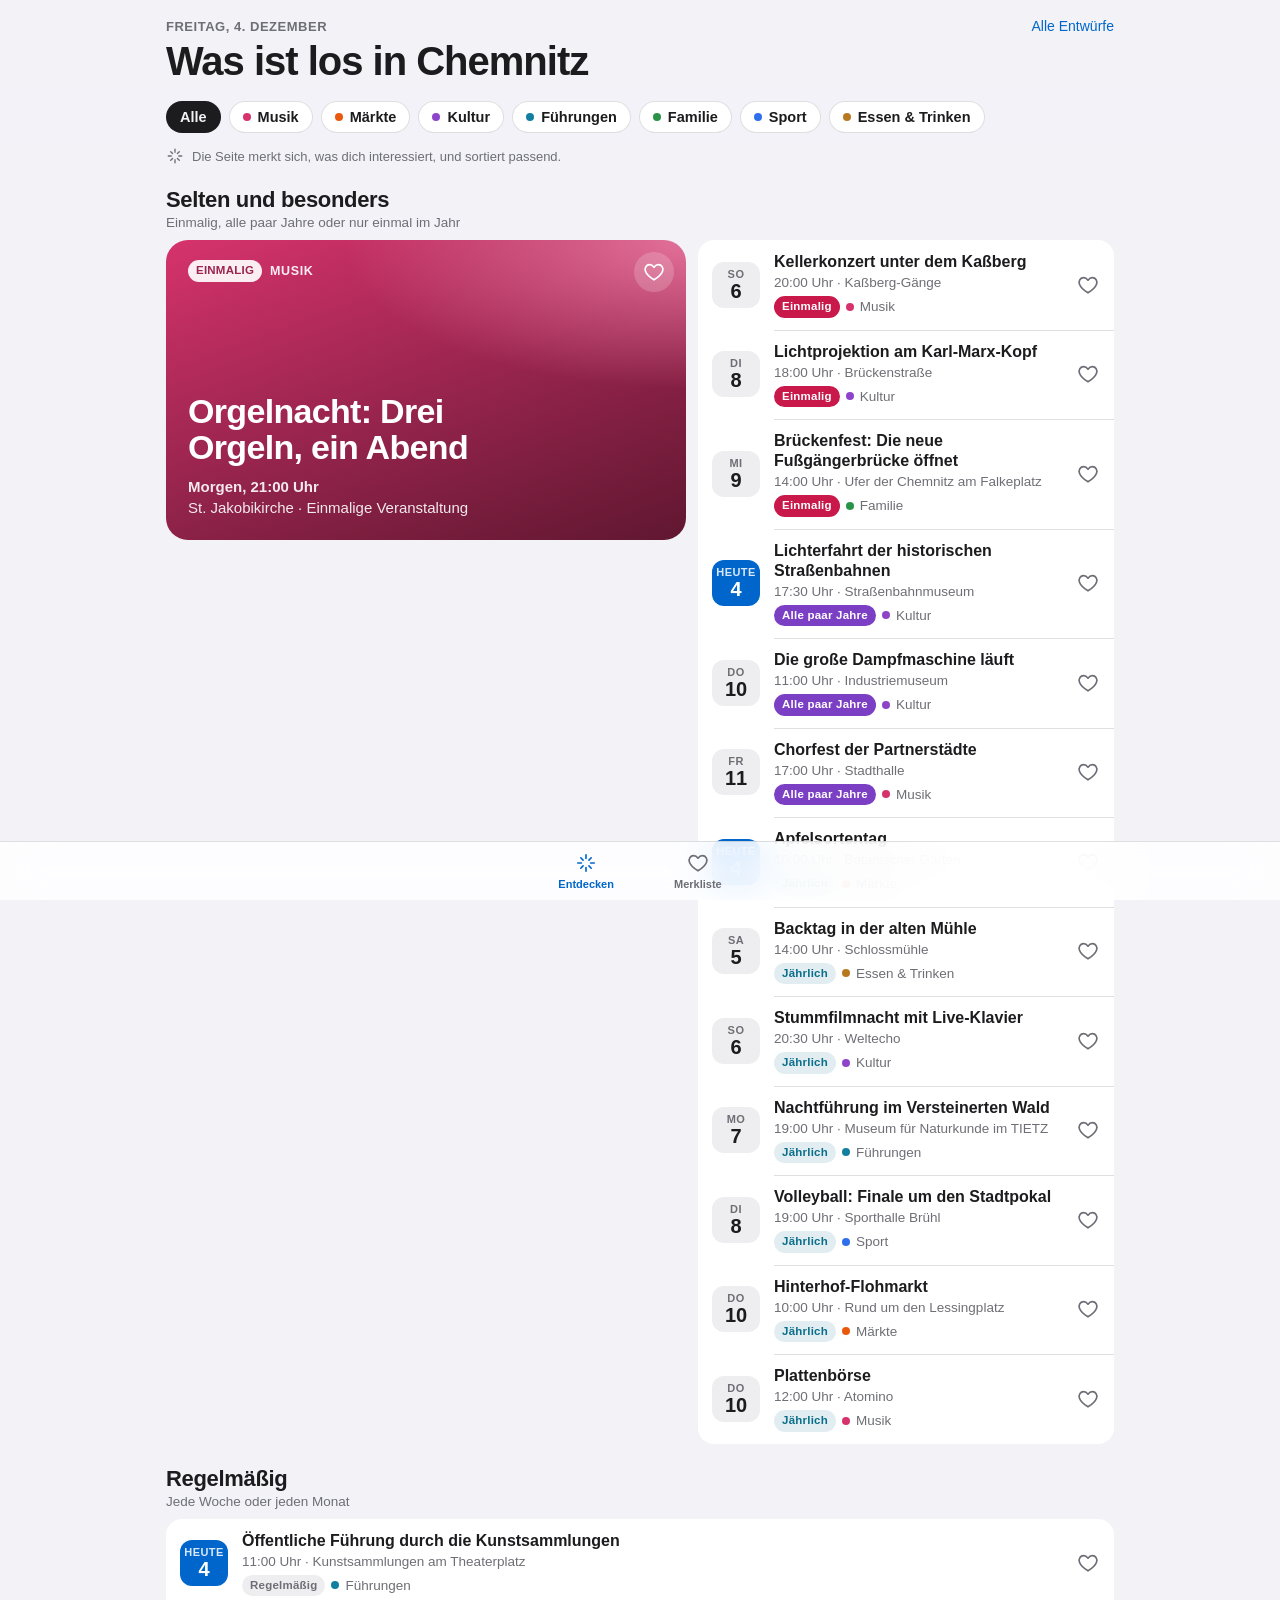
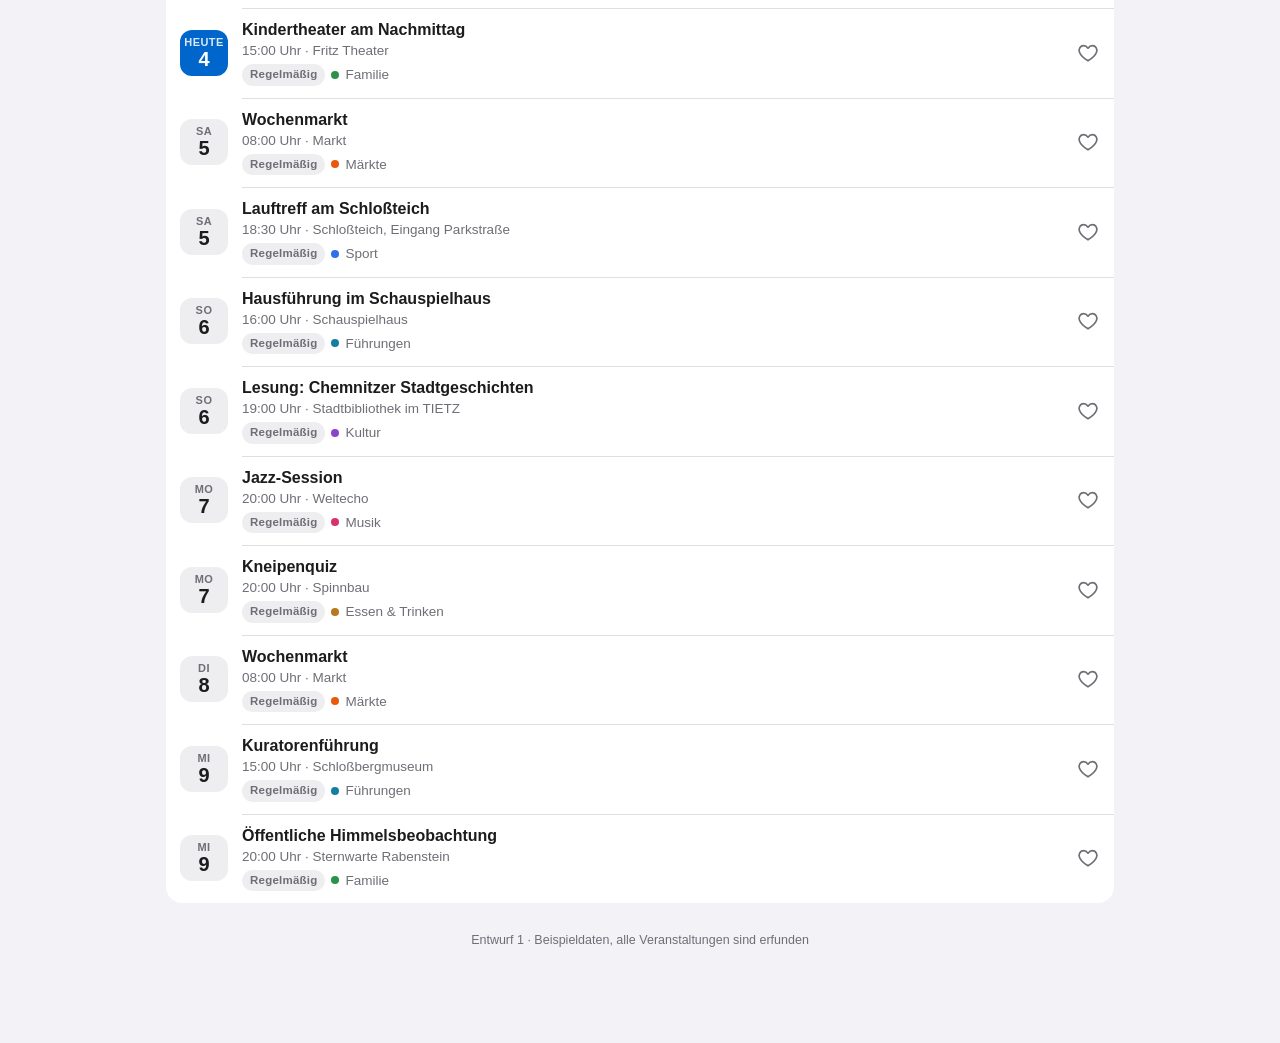
<file: entwuerfe/entwurf-1-liste.html>
<!DOCTYPE html>
<html lang="de">
<head>
<meta charset="utf-8">
<meta name="viewport" content="width=device-width, initial-scale=1, viewport-fit=cover">
<title>Chemnitz – Entwurf 1</title>
<meta name="claude:viewport-fit-sides" content="cover">
<style>
/* Entwurf 1 · Ruhige Liste: großer Highlight-Bereich oben, darunter gruppierte Listen im iOS-Stil */
:root {
  --bg: #F2F2F7;       /* Seitenhintergrund (iOS gruppiert) */
  --card: #FFFFFF;     /* Karten und Listen */
  --fg: #1C1C1E;       /* Text */
  --fg2: #6E6E76;      /* Nebentext */
  --sep: rgba(60,60,67,.16);
  --fill: rgba(118,118,128,.12);
  --accent: #0066CC;
  --hero-fg: #FFFFFF;
  --font: -apple-system, BlinkMacSystemFont, "SF Pro Text", "Helvetica Neue", "Segoe UI", Roboto, Arial, sans-serif;
  --font-display: -apple-system, BlinkMacSystemFont, "SF Pro Display", "Helvetica Neue", "Segoe UI", Roboto, Arial, sans-serif;
}
@media (prefers-color-scheme: dark) { :root:not([data-theme="light"]) {
  --bg: #000000; --card: #1C1C1E; --fg: #F2F2F7; --fg2: #9A9AA1; --sep: rgba(84,84,88,.55); --fill: rgba(118,118,128,.26); --accent: #3B9BFF; color-scheme: dark;
} }
:root[data-theme="dark"] {
  --bg: #000000; --card: #1C1C1E; --fg: #F2F2F7; --fg2: #9A9AA1; --sep: rgba(84,84,88,.55); --fill: rgba(118,118,128,.26); --accent: #3B9BFF; color-scheme: dark;
}
* { box-sizing: border-box; }
html { -webkit-text-size-adjust: 100%; }
body { margin: 0; background: var(--bg); color: var(--fg); font-family: var(--font); font-size: 15px; -webkit-font-smoothing: antialiased; }
body::before { content: ""; position: fixed; inset: 0 0 auto; height: env(safe-area-inset-top, 0px); z-index: 10; background: var(--bg); }
.wrap { max-width: 980px; margin: 0 auto; padding-left: max(16px, env(safe-area-inset-left, 0px)); padding-right: max(16px, env(safe-area-inset-right, 0px)); }

/* Kopf */
header { padding-block: 18px 6px; }
.top-row { display: flex; justify-content: space-between; align-items: center; gap: 12px; }
.today { font-size: 13px; font-weight: 600; letter-spacing: .04em; text-transform: uppercase; color: var(--fg2); }
.back { font-size: 14px; color: var(--accent); text-decoration: none; }
h1 { font-family: var(--font-display); font-size: clamp(30px, 8vw, 40px); line-height: 1.08; letter-spacing: -.025em; margin: 6px 0 0; font-weight: 750; text-wrap: balance; }

/* Filter */
.filters { position: sticky; top: env(safe-area-inset-top, 0px); z-index: 5; background: color-mix(in srgb, var(--bg) 88%, transparent); backdrop-filter: saturate(180%) blur(18px); -webkit-backdrop-filter: saturate(180%) blur(18px); }
.chips { display: flex; gap: 8px; overflow-x: auto; padding-block: 12px; scrollbar-width: none; }
.chips::-webkit-scrollbar { display: none; }
.chip { appearance: none; border: 0; flex: none; font: inherit; font-size: 14.5px; font-weight: 550; padding: 8px 14px; border-radius: 999px; background: var(--card); color: var(--fg); cursor: pointer; display: inline-flex; align-items: center; gap: 7px; box-shadow: 0 0 0 1px var(--sep) inset; }
.chip[aria-pressed="true"] { background: var(--fg); color: var(--bg); box-shadow: none; }
.chip:focus-visible { outline: 2px solid var(--accent); outline-offset: 2px; }

.learn { display: flex; align-items: center; gap: 8px; font-size: 13px; color: var(--fg2); margin: 2px 0 6px; }
.learn button { all: unset; color: var(--accent); cursor: pointer; }

/* Abschnitte */
section { margin-top: 22px; }
.sec-head { display: flex; align-items: baseline; justify-content: space-between; gap: 12px; margin-bottom: 10px; }
h2 { font-family: var(--font-display); font-size: 22px; letter-spacing: -.015em; margin: 0; }
.sec-sub { font-size: 13.5px; color: var(--fg2); margin: 2px 0 0; }

/* Highlight */
.hl-grid { display: grid; gap: 12px; }
@media (min-width: 760px) { .hl-grid { grid-template-columns: 1.25fr 1fr; align-items: start; } }
.hero { position: relative; border-radius: 22px; overflow: hidden; color: var(--hero-fg); padding: 22px; min-height: 300px; display: flex; flex-direction: column; justify-content: flex-end; cursor: pointer;
  background: radial-gradient(120% 90% at 100% 0%, color-mix(in srgb, var(--c) 70%, white) 0%, transparent 55%), linear-gradient(160deg, var(--c), color-mix(in srgb, var(--c) 45%, black)); }
.hero .eyebrow { position: absolute; top: 20px; left: 22px; right: 70px; display: flex; gap: 8px; align-items: center; flex-wrap: wrap; font-size: 12.5px; font-weight: 650; letter-spacing: .05em; text-transform: uppercase; opacity: .92; }
.hero .w-badge { background: #fff; color: color-mix(in srgb, var(--c) 70%, black); }
.hero h3 { font-family: var(--font-display); font-size: clamp(26px, 7vw, 34px); line-height: 1.08; letter-spacing: -.02em; margin: 0 0 10px; text-wrap: balance; }
.hero p { margin: 0; font-size: 15px; opacity: .9; line-height: 1.4; }
.hero .w-heart { position: absolute; top: 12px; right: 12px; color: #fff; background: rgba(255,255,255,.18); }
.hero .w-heart[aria-pressed="true"] { color: #fff; background: rgba(255,255,255,.34); }
.hero:focus-visible { outline: 3px solid var(--accent); outline-offset: 3px; }

/* Listen (iOS "inset grouped") */
.group { background: var(--card); border-radius: 16px; overflow: hidden; }
.row { display: flex; align-items: center; gap: 14px; padding: 12px 6px 12px 14px; position: relative; cursor: pointer; }
.row + .row::before { content: ""; position: absolute; top: 0; left: 76px; right: 0; height: 1px; background: var(--sep); }
.row:hover { background: color-mix(in srgb, var(--fill) 50%, transparent); }
.row:focus-visible { outline: 2px solid var(--accent); outline-offset: -2px; }
.date { width: 48px; flex: none; text-align: center; border-radius: 12px; padding: 6px 0; background: var(--fill); font-variant-numeric: tabular-nums; }
.date small { display: block; font-size: 11px; font-weight: 650; text-transform: uppercase; letter-spacing: .04em; color: var(--fg2); }
.date b { display: block; font-size: 20px; line-height: 1.1; }
.date.is-today { background: var(--accent); color: #fff; }
.date.is-today small { color: rgba(255,255,255,.85); }
.info { flex: 1; min-width: 0; }
.info .t { font-size: 16px; font-weight: 600; line-height: 1.25; }
.info .m { font-size: 13.5px; color: var(--fg2); margin-top: 3px; display: flex; gap: 6px; align-items: center; flex-wrap: wrap; }
.info .tags { margin-top: 6px; display: flex; gap: 6px; flex-wrap: wrap; }

.empty { background: var(--card); border-radius: 16px; padding: 22px; color: var(--fg2); text-align: center; line-height: 1.5; }

/* Tab-Leiste unten */
.tabbar { position: fixed; left: 0; right: 0; bottom: 0; z-index: 20; display: flex; justify-content: center; gap: 4px;
  padding: 6px max(16px, env(safe-area-inset-right, 0px)) calc(6px + env(safe-area-inset-bottom, 0px)) max(16px, env(safe-area-inset-left, 0px));
  background: color-mix(in srgb, var(--card) 85%, transparent); backdrop-filter: saturate(180%) blur(20px); -webkit-backdrop-filter: saturate(180%) blur(20px); border-top: 1px solid var(--sep); }
.tab { appearance: none; border: 0; background: none; font: inherit; color: var(--fg2); display: flex; flex-direction: column; align-items: center; gap: 2px; font-size: 11px; font-weight: 600; padding: 4px 28px; cursor: pointer; position: relative; }
.tab[aria-current="page"] { color: var(--accent); }
.tab .count { position: absolute; top: 0; right: 18px; background: var(--r-once); color: #fff; font-size: 11px; min-width: 18px; height: 18px; border-radius: 9px; display: grid; place-items: center; padding: 0 5px; }
main { padding-bottom: calc(96px + env(safe-area-inset-bottom, 0px)); }
footer { color: var(--fg2); font-size: 12.5px; text-align: center; margin: 30px 0 0; }

.learn svg { flex: none; width: 18px; height: 18px; }
.learn > span { flex: 1; min-width: 0; }
.learn button { flex: none; }
</style>
</head>
<body>
<div class="wrap">
  <header>
    <div class="top-row">
      <span class="today" id="today"></span>
      <a class="back" href="index.html">Alle Entwürfe</a>
    </div>
    <h1 id="title">Was ist los in Chemnitz</h1>
  </header>
</div>

<div class="filters" id="filterBar">
  <div class="wrap"><div class="chips" id="chips" role="group" aria-label="Kategorien filtern"></div></div>
</div>

<main class="wrap" id="main"></main>

<nav class="tabbar" aria-label="Ansicht">
  <button class="tab" id="tabDiscover" aria-current="page"><span id="icoDiscover"></span>Entdecken</button>
  <button class="tab" id="tabFav"><span id="icoFav"></span>Merkliste<span class="count" id="favCount" hidden></span></button>
</nav>

<script src="gemeinsam.js"></script>
<script>
(function () {
  const W = window.WILC, { esc, fmt, icon, fav } = W;
  let selected = new Set();   // gewählte Kategorien (leer = alle)
  let view = 'discover';

  document.getElementById('today').textContent = fmt.dateLong(W.TODAY);
  document.getElementById('icoDiscover').innerHTML = icon.sparkle;

  /* Filter-Chips */
  function renderChips() {
    const chips = document.getElementById('chips');
    chips.innerHTML = `<button class="chip" data-cat="" aria-pressed="${selected.size === 0}">Alle</button>` +
      W.CATEGORIES.map(c => `<button class="chip" data-cat="${c.id}" aria-pressed="${selected.has(c.id)}"><span class="w-dot" style="--c:${c.color}"></span>${esc(c.name)}</button>`).join('');
  }
  document.getElementById('chips').addEventListener('click', e => {
    const b = e.target.closest('.chip'); if (!b) return;
    const id = b.dataset.cat;
    if (!id) selected.clear();
    else if (selected.has(id)) selected.delete(id);
    else { selected.add(id); W.learn.track(id, 1); }
    render();
  });

  const visible = () => W.EVENTS.filter(e => selected.size === 0 || selected.has(e.cat));

  function heartBtn(ev) {
    const on = fav.has(ev.id);
    return `<button class="w-heart" data-fav="${ev.id}" aria-pressed="${on}" aria-label="${on ? 'Von Merkliste entfernen' : 'Merken'}">${on ? icon.heartFill : icon.heart}</button>`;
  }
  function row(ev) {
    const cat = W.catById(ev.cat);
    return `<div class="row" role="button" tabindex="0" data-id="${ev.id}">
      <div class="date ${ev.day === 0 ? 'is-today' : ''}"><small>${ev.day === 0 ? 'Heute' : fmt.weekdayShort(ev.date)}</small><b>${ev.date.getDate()}</b></div>
      <div class="info">
        <div class="t">${esc(ev.title)}</div>
        <div class="m">${ev.time} Uhr · ${esc(ev.place)}</div>
        <div class="tags">${W.badge(ev)}<span class="m" style="margin:0">${W.catDot(ev)}${esc(cat.name)}</span></div>
      </div>
      ${heartBtn(ev)}
    </div>`;
  }
  function hero(ev) {
    const cat = W.catById(ev.cat);
    return `<article class="hero" role="button" tabindex="0" data-id="${ev.id}" style="--c:${cat.color}">
      <div class="eyebrow">${W.badge(ev)}<span>${esc(cat.name)}</span></div>
      ${heartBtn(ev)}
      <h3>${esc(ev.title)}</h3>
      <p><strong>${fmt.when(ev)}</strong><br>${esc(ev.place)} · ${esc(ev.rhythmText)}</p>
    </article>`;
  }

  function learnNote() {
    const top = W.learn.top(3);
    if (!top.length) return `<p class="learn">${icon.sparkle}<span>Die Seite merkt sich, was dich interessiert, und sortiert passend.</span></p>`;
    return `<p class="learn">${icon.sparkle}<span>Weiter oben, weil du dich dafür interessierst: <strong>${top.map(c => esc(c.name)).join(', ')}</strong></span><button id="resetLearn">Zurücksetzen</button></p>`;
  }

  function renderDiscover() {
    const list = visible();
    const rare = W.rank(list.filter(W.isRare));
    const regular = W.rank(list.filter(e => !W.isRare(e)));
    const [top, ...rest] = rare;
    return `
      ${learnNote()}
      <section>
        <div class="sec-head"><div><h2>Selten und besonders</h2><p class="sec-sub">Einmalig, alle paar Jahre oder nur einmal im Jahr</p></div></div>
        ${top ? `<div class="hl-grid">${hero(top)}<div class="group">${rest.map(row).join('')}</div></div>`
              : `<div class="empty">In dieser Auswahl gibt es diese Woche nichts Seltenes.</div>`}
      </section>
      <section>
        <div class="sec-head"><div><h2>Regelmäßig</h2><p class="sec-sub">Jede Woche oder jeden Monat</p></div></div>
        ${regular.length ? `<div class="group">${regular.map(row).join('')}</div>` : `<div class="empty">Keine regelmäßigen Termine in dieser Auswahl.</div>`}
      </section>
      <footer>Entwurf 1 · Beispieldaten, alle Veranstaltungen sind erfunden</footer>`;
  }
  function renderFav() {
    const list = fav.list();
    return `
      <section>
        <div class="sec-head"><div><h2>Merkliste</h2><p class="sec-sub">Wird nur auf diesem Gerät gespeichert</p></div></div>
        ${list.length ? `<div class="group">${list.map(row).join('')}</div>` : `<div class="empty">Noch nichts gemerkt.<br>Tippe bei einer Veranstaltung auf das Herz.</div>`}
      </section>`;
  }

  function render() {
    renderChips();
    document.getElementById('filterBar').hidden = view !== 'discover';
    document.getElementById('main').innerHTML = view === 'discover' ? renderDiscover() : renderFav();
    const n = fav.count(), badge = document.getElementById('favCount');
    badge.hidden = !n; badge.textContent = n;
    document.getElementById('icoFav').innerHTML = view === 'fav' ? icon.heartFill : icon.heart;
    document.getElementById('tabDiscover').setAttribute('aria-current', view === 'discover' ? 'page' : 'false');
    document.getElementById('tabFav').setAttribute('aria-current', view === 'fav' ? 'page' : 'false');
  }

  const main = document.getElementById('main');
  main.addEventListener('click', e => {
    const f = e.target.closest('[data-fav]');
    if (f) { e.stopPropagation(); fav.toggle(f.dataset.fav); return; }
    if (e.target.id === 'resetLearn') { W.learn.reset(); return; }
    const r = e.target.closest('[data-id]');
    if (r) W.openDetail(W.EVENTS.find(x => x.id === r.dataset.id));
  });
  main.addEventListener('keydown', e => {
    if ((e.key === 'Enter' || e.key === ' ') && e.target.matches('[data-id]')) { e.preventDefault(); e.target.click(); }
  });
  document.getElementById('tabDiscover').onclick = () => { view = 'discover'; render(); scrollTo(0, 0); };
  document.getElementById('tabFav').onclick = () => { view = 'fav'; render(); scrollTo(0, 0); };

  W.onChange(render);
  render();
})();
</script>
</body>
</html>
</file>
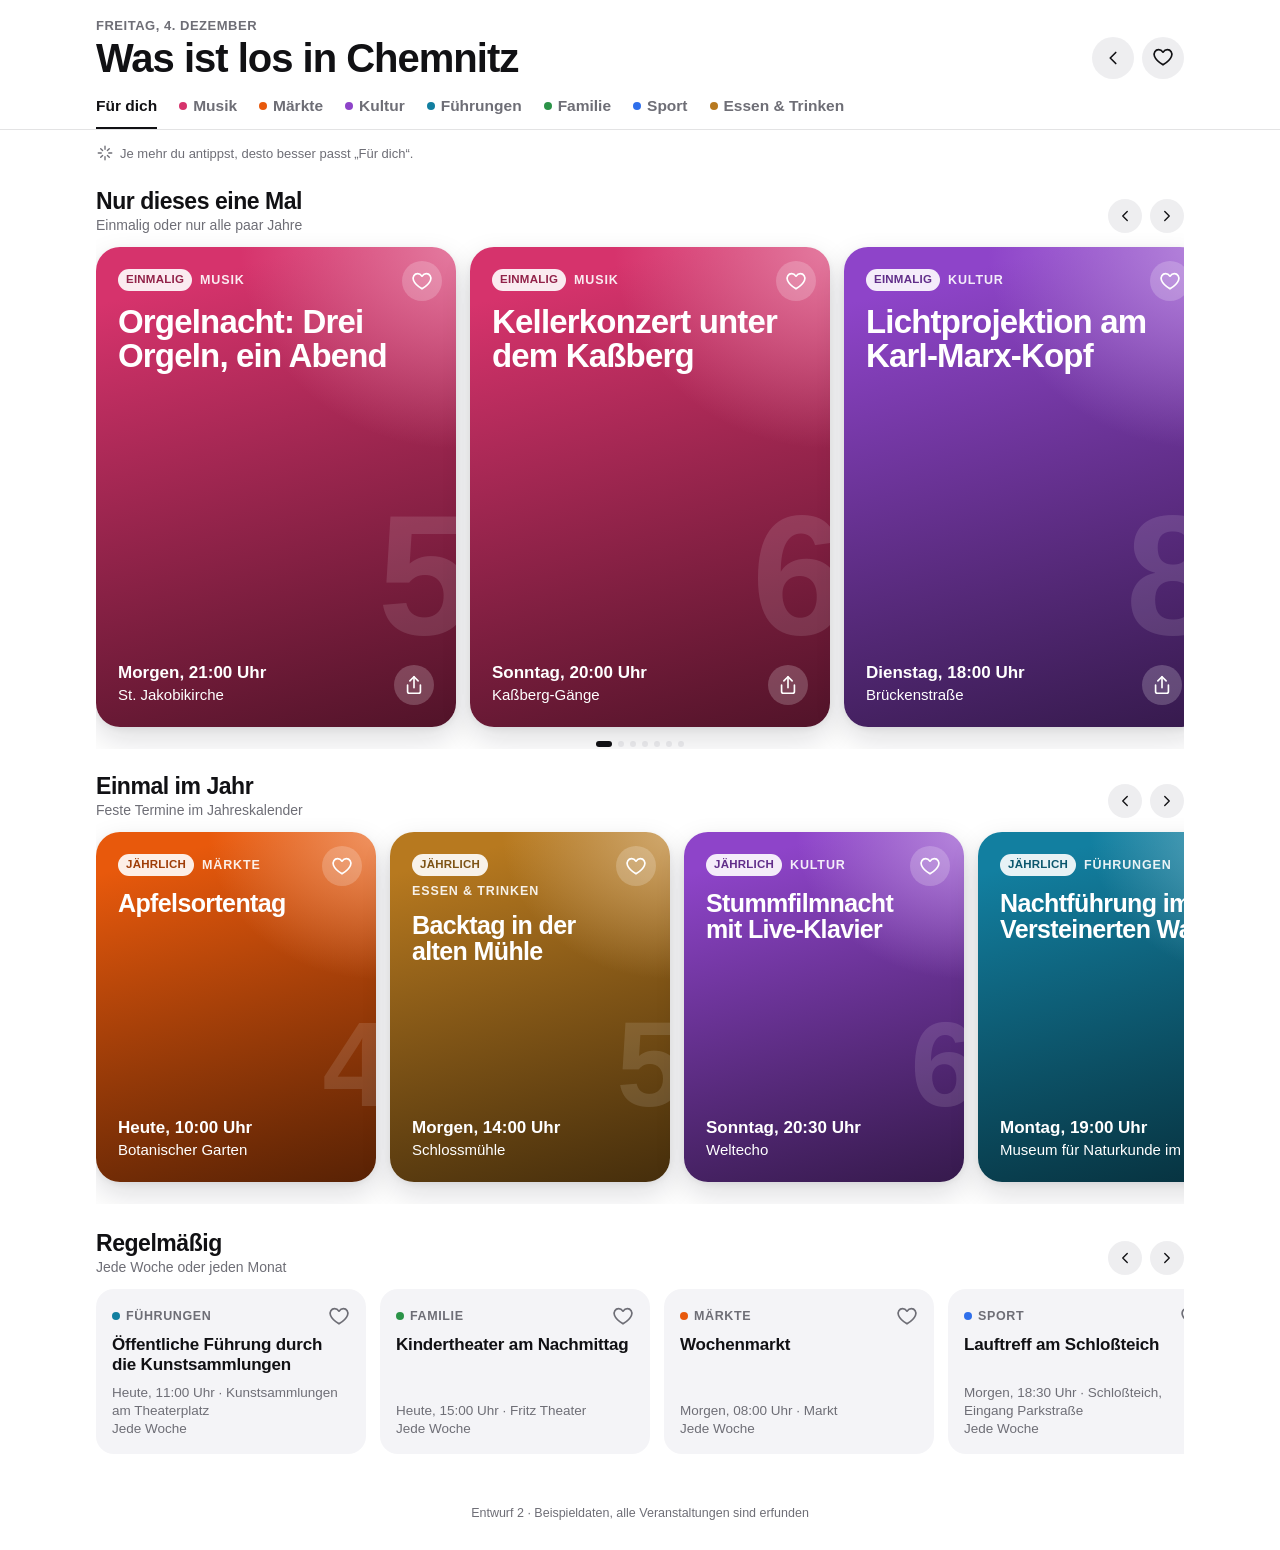
<file: entwuerfe/entwurf-2-karten.html>
<!DOCTYPE html>
<html lang="de">
<head>
<meta charset="utf-8">
<meta name="viewport" content="width=device-width, initial-scale=1, viewport-fit=cover">
<title>Chemnitz – Entwurf 2</title>
<meta name="claude:viewport-fit-sides" content="cover">
<style>
/* Entwurf 2 · Karten zum Wischen: Reiter oben, darunter waagrechte Kartenreihen wie im App Store ("Heute") */
:root {
  --bg: #FFFFFF;
  --card: #FFFFFF;
  --bg2: #F4F4F7;      /* Flächen für kleine Karten */
  --fg: #111114;
  --fg2: #6E6E76;
  --sep: rgba(60,60,67,.14);
  --fill: rgba(118,118,128,.12);
  --accent: #111114;   /* ruhiges Schwarz – Farbe kommt aus den Karten */
  --accent-fg: #FFFFFF;
  --shadow: 0 12px 30px rgba(15,15,30,.14), 0 2px 6px rgba(15,15,30,.06);
  --font: -apple-system, BlinkMacSystemFont, "SF Pro Text", "Helvetica Neue", "Segoe UI", Roboto, Arial, sans-serif;
  --font-display: -apple-system, BlinkMacSystemFont, "SF Pro Display", "Helvetica Neue", "Segoe UI", Roboto, Arial, sans-serif;
}
@media (prefers-color-scheme: dark) { :root:not([data-theme="light"]) {
  --bg: #000000; --card: #1C1C1E; --bg2: #1C1C1E; --fg: #F5F5F7; --fg2: #9A9AA1; --sep: rgba(84,84,88,.55); --fill: rgba(118,118,128,.26); --accent: #F5F5F7; --accent-fg: #000000; --shadow: 0 12px 30px rgba(0,0,0,.5); color-scheme: dark;
} }
:root[data-theme="dark"] {
  --bg: #000000; --card: #1C1C1E; --bg2: #1C1C1E; --fg: #F5F5F7; --fg2: #9A9AA1; --sep: rgba(84,84,88,.55); --fill: rgba(118,118,128,.26); --accent: #F5F5F7; --accent-fg: #000000; --shadow: 0 12px 30px rgba(0,0,0,.5); color-scheme: dark;
}
* { box-sizing: border-box; }
html { -webkit-text-size-adjust: 100%; }
body { margin: 0; background: var(--bg); color: var(--fg); font-family: var(--font); font-size: 15px; -webkit-font-smoothing: antialiased; overflow-x: hidden; }
body::before { content: ""; position: fixed; inset: 0 0 auto; height: env(safe-area-inset-top, 0px); z-index: 10; background: var(--bg); }
.wrap { max-width: 1120px; margin: 0 auto; padding-left: max(16px, env(safe-area-inset-left, 0px)); padding-right: max(16px, env(safe-area-inset-right, 0px)); }
.w-btn.primary { color: var(--accent-fg); }

header { padding-block: 18px 4px; display: flex; align-items: flex-end; justify-content: space-between; gap: 12px; }
.today { font-size: 13px; font-weight: 600; letter-spacing: .04em; text-transform: uppercase; color: var(--fg2); }
h1 { font-family: var(--font-display); font-size: clamp(30px, 8vw, 40px); line-height: 1.05; letter-spacing: -.025em; margin: 4px 0 0; font-weight: 800; }
.head-actions { display: flex; gap: 8px; align-items: center; }
.round { appearance: none; border: 0; width: 42px; height: 42px; border-radius: 50%; background: var(--fill); color: var(--fg); display: grid; place-items: center; cursor: pointer; position: relative; text-decoration: none; }
.round:focus-visible, .tab:focus-visible, .card:focus-visible, .mini:focus-visible { outline: 2px solid var(--fg); outline-offset: 2px; }
.round .count { position: absolute; top: -3px; right: -3px; background: var(--r-once); color: #fff; font-size: 11px; font-weight: 700; min-width: 18px; height: 18px; border-radius: 9px; display: grid; place-items: center; padding: 0 5px; }

/* Reiter */
.tabs-bar { position: sticky; top: env(safe-area-inset-top, 0px); z-index: 5; background: color-mix(in srgb, var(--bg) 88%, transparent); backdrop-filter: saturate(180%) blur(18px); -webkit-backdrop-filter: saturate(180%) blur(18px); border-bottom: 1px solid var(--sep); }
.tabs { display: flex; gap: 22px; overflow-x: auto; scrollbar-width: none; }
.tabs::-webkit-scrollbar { display: none; }
.tab { appearance: none; border: 0; background: none; font: inherit; font-size: 15.5px; font-weight: 600; color: var(--fg2); padding: 14px 0 12px; flex: none; cursor: pointer; border-bottom: 2.5px solid transparent; display: inline-flex; gap: 6px; align-items: center; }
.tab[aria-selected="true"] { color: var(--fg); border-color: var(--fg); }

.note { font-size: 13px; color: var(--fg2); margin: 14px 0 0; display: flex; gap: 6px; align-items: center; }
.note button { all: unset; color: var(--fg); text-decoration: underline; cursor: pointer; }

section { margin-top: 26px; }
.sec-head { display: flex; justify-content: space-between; align-items: flex-end; gap: 12px; }
h2 { font-family: var(--font-display); font-size: 23px; letter-spacing: -.02em; margin: 0; }
.sec-sub { margin: 2px 0 0; color: var(--fg2); font-size: 14px; }
.arrows { display: none; gap: 8px; }
@media (hover: hover) and (min-width: 700px) { .arrows { display: flex; } }
.arrows .round { width: 34px; height: 34px; }
.arrows svg { width: 18px; height: 18px; }

/* Waagrechte Kartenreihen */
.rail { display: flex; gap: 14px; overflow-x: auto; scroll-snap-type: x mandatory; scroll-padding-inline: max(16px, env(safe-area-inset-left, 0px));
  padding-block: 14px 22px; scrollbar-width: none; overscroll-behavior-x: contain;
  margin-inline: calc(-1 * max(16px, env(safe-area-inset-left, 0px))) calc(-1 * max(16px, env(safe-area-inset-right, 0px)));
  padding-inline: max(16px, env(safe-area-inset-left, 0px)) max(16px, env(safe-area-inset-right, 0px)); }
.rail::-webkit-scrollbar { display: none; }
@media (min-width: 1152px) { .rail { margin-inline: 0; padding-inline: 0; scroll-padding-inline: 0; } }

/* Große Karte */
.card { flex: none; width: min(84vw, 360px); aspect-ratio: 3 / 4; max-width: 100%; scroll-snap-align: start; border-radius: 24px; position: relative; overflow: hidden; color: #fff; cursor: pointer; box-shadow: var(--shadow);
  background: radial-gradient(100% 70% at 100% 0%, color-mix(in srgb, var(--c) 65%, white) 0%, transparent 60%), linear-gradient(165deg, var(--c) 10%, color-mix(in srgb, var(--c) 38%, black) 100%);
  display: flex; flex-direction: column; padding: 22px; transition: transform .2s; }
.card:active { transform: scale(.98); }
.card .big { position: absolute; right: -6px; bottom: 84px; font-family: var(--font-display); font-weight: 800; font-size: 170px; line-height: .8; letter-spacing: -.06em; color: rgba(255,255,255,.12); pointer-events: none; font-variant-numeric: tabular-nums; }
.card .eyebrow { font-size: 12.5px; font-weight: 700; letter-spacing: .07em; text-transform: uppercase; opacity: .9; display: flex; gap: 8px; align-items: center; flex-wrap: wrap; padding-right: 44px; }
.card .w-badge { background: #fff; color: color-mix(in srgb, var(--c) 65%, black); }
.card .w-badge-regelmaessig { background: rgba(255,255,255,.22); color: #fff; }
.card h3 { font-family: var(--font-display); font-size: clamp(27px, 7.4vw, 33px); line-height: 1.05; letter-spacing: -.025em; margin: 14px 0 0; text-wrap: balance; }
.card .foot { margin-top: auto; display: flex; align-items: flex-end; justify-content: space-between; gap: 10px; }
.card .when { font-size: 15px; line-height: 1.35; min-width: 0; }
.card .when strong { display: block; font-size: 17px; }
.card .btns { display: flex; gap: 8px; }
.card .w-heart { color: #fff; background: rgba(255,255,255,.2); }
.card .w-heart[aria-pressed="true"] { background: #fff; color: var(--r-once); }
.card .fav-top { position: absolute; top: 14px; right: 14px; }

/* Mittlere Karte (jährlich) */
.card.mid { width: min(66vw, 280px); aspect-ratio: 4 / 5; }
.card.mid h3 { font-size: clamp(22px, 6vw, 25px); }
.card.mid .big { font-size: 120px; bottom: 70px; }

/* Kleine Karten (regelmäßig) */
.mini { flex: none; width: min(72vw, 270px); scroll-snap-align: start; background: var(--bg2); border-radius: 18px; padding: 16px; cursor: pointer; display: flex; flex-direction: column; gap: 8px; min-height: 150px; }
.mini .top { display: flex; justify-content: space-between; align-items: center; gap: 8px; font-size: 12.5px; font-weight: 650; color: var(--fg2); text-transform: uppercase; letter-spacing: .05em; }
.mini .top span { display: inline-flex; gap: 6px; align-items: center; }
.mini .w-heart { width: 34px; height: 34px; margin: -6px -6px -6px 0; }
.mini h4 { margin: 0; font-size: 17px; line-height: 1.2; letter-spacing: -.01em; }
.mini p { margin: auto 0 0; font-size: 13.5px; color: var(--fg2); line-height: 1.35; }

.dots { display: flex; justify-content: center; gap: 6px; margin-top: -8px; }
.dots i { width: 6px; height: 6px; border-radius: 50%; background: var(--fill); transition: background .2s, width .2s; }
.dots i.on { background: var(--fg); width: 16px; border-radius: 3px; }

.empty { background: var(--bg2); border-radius: 18px; padding: 22px; color: var(--fg2); text-align: center; margin-top: 14px; line-height: 1.5; }
footer { color: var(--fg2); font-size: 12.5px; text-align: center; padding-block: 30px calc(30px + env(safe-area-inset-bottom, 0px)); }
@media (prefers-reduced-motion: reduce) { .card, .dots i { transition: none; } }

.note svg { flex: none; width: 18px; height: 18px; }
.note > span { flex: 1; min-width: 0; }
.note button { flex: none; }
</style>
</head>
<body>
<div class="wrap">
  <header>
    <div>
      <div class="today" id="today"></div>
      <h1>Was ist los in Chemnitz</h1>
    </div>
    <div class="head-actions">
      <a class="round" href="index.html" aria-label="Alle Entwürfe" id="backLink"></a>
      <button class="round" id="favBtn" aria-label="Merkliste öffnen"><span id="favIco"></span><span class="count" id="favCount" hidden></span></button>
    </div>
  </header>
</div>

<div class="tabs-bar">
  <div class="wrap"><div class="tabs" id="tabs" role="tablist" aria-label="Kategorien"></div></div>
</div>

<main class="wrap" id="main"></main>

<script src="gemeinsam.js"></script>
<script>
(function () {
  const W = window.WILC, { esc, fmt, icon, fav } = W;
  let tab = 'foryou';

  document.getElementById('today').textContent = fmt.dateLong(W.TODAY);
  document.getElementById('backLink').innerHTML = icon.chevronLeft;
  document.getElementById('favBtn').onclick = () => W.openFavorites();

  function renderTabs() {
    const tabs = [{ id: 'foryou', name: 'Für dich' }].concat(W.CATEGORIES);
    document.getElementById('tabs').innerHTML = tabs.map(t =>
      `<button class="tab" role="tab" data-tab="${t.id}" aria-selected="${tab === t.id}">${t.color ? `<span class="w-dot" style="--c:${t.color}"></span>` : ''}${esc(t.name)}</button>`).join('');
  }
  document.getElementById('tabs').addEventListener('click', e => {
    const b = e.target.closest('.tab'); if (!b) return;
    tab = b.dataset.tab;
    if (tab !== 'foryou') W.learn.track(tab, 1);
    render();
    b.scrollIntoView({ inline: 'nearest', block: 'nearest' });
  });

  const heart = (ev, cls) => {
    const on = fav.has(ev.id);
    return `<button class="w-heart ${cls || ''}" data-fav="${ev.id}" aria-pressed="${on}" aria-label="${on ? 'Von Merkliste entfernen' : 'Merken'}">${on ? icon.heartFill : icon.heart}</button>`;
  };
  function bigCard(ev, mid) {
    const cat = W.catById(ev.cat);
    return `<article class="card ${mid ? 'mid' : ''}" tabindex="0" data-id="${ev.id}" style="--c:${cat.color}">
      <div class="big" aria-hidden="true">${ev.date.getDate()}</div>
      <div class="eyebrow">${W.badge(ev)}<span>${esc(cat.name)}</span></div>
      ${heart(ev, 'fav-top')}
      <h3>${esc(ev.title)}</h3>
      <div class="foot">
        <div class="when"><strong>${fmt.relDay(ev)}, ${ev.time} Uhr</strong>${esc(ev.place)}</div>
        ${mid ? '' : `<div class="btns"><button class="w-heart" data-share="${ev.id}" aria-label="Als Story teilen">${icon.share}</button></div>`}
      </div>
    </article>`;
  }
  function mini(ev) {
    const cat = W.catById(ev.cat);
    return `<article class="mini" tabindex="0" data-id="${ev.id}">
      <div class="top"><span>${W.catDot(ev)}${esc(cat.name)}</span>${heart(ev)}</div>
      <h4>${esc(ev.title)}</h4>
      <p>${fmt.relDay(ev)}, ${ev.time} Uhr · ${esc(ev.place)}<br>${esc(ev.rhythmText)}</p>
    </article>`;
  }
  const arrows = id => `<div class="arrows"><button class="round" data-scroll="${id}" data-dir="-1" aria-label="Zurück">${icon.chevronLeft}</button><button class="round" data-scroll="${id}" data-dir="1" aria-label="Weiter">${icon.chevron}</button></div>`;

  function render() {
    renderTabs();
    const list = tab === 'foryou' ? W.EVENTS : W.EVENTS.filter(e => e.cat === tab);
    const rare = W.rank(list.filter(e => e.rhythm === 'einmalig' || e.rhythm === 'selten'));
    const yearly = W.rank(list.filter(e => e.rhythm === 'jaehrlich'));
    const regular = W.rank(list.filter(e => e.rhythm === 'regelmaessig'));
    const top = W.learn.top(3);
    const note = tab !== 'foryou' ? '' : top.length
      ? `<p class="note">${icon.sparkle}<span>Sortiert nach deinen Interessen: <strong>${top.map(c => esc(c.name)).join(', ')}</strong></span><button id="resetLearn">Zurücksetzen</button></p>`
      : `<p class="note">${icon.sparkle}<span>Je mehr du antippst, desto besser passt „Für dich“.</span></p>`;

    document.getElementById('main').innerHTML = `
      ${note}
      <section>
        <div class="sec-head"><div><h2>Nur dieses eine Mal</h2><p class="sec-sub">Einmalig oder nur alle paar Jahre</p></div>${rare.length > 1 ? arrows('railRare') : ''}</div>
        ${rare.length ? `<div class="rail" id="railRare">${rare.map(e => bigCard(e)).join('')}</div>
          ${rare.length > 1 ? `<div class="dots" id="dotsRare" aria-hidden="true">${rare.map((_, i) => `<i class="${i === 0 ? 'on' : ''}"></i>`).join('')}</div>` : ''}`
          : `<div class="empty">Diese Woche nichts Einmaliges in dieser Kategorie.</div>`}
      </section>
      <section>
        <div class="sec-head"><div><h2>Einmal im Jahr</h2><p class="sec-sub">Feste Termine im Jahreskalender</p></div>${yearly.length > 1 ? arrows('railYear') : ''}</div>
        ${yearly.length ? `<div class="rail" id="railYear">${yearly.map(e => bigCard(e, true)).join('')}</div>` : `<div class="empty">Diese Woche nichts Jährliches in dieser Kategorie.</div>`}
      </section>
      <section>
        <div class="sec-head"><div><h2>Regelmäßig</h2><p class="sec-sub">Jede Woche oder jeden Monat</p></div>${regular.length > 1 ? arrows('railReg') : ''}</div>
        ${regular.length ? `<div class="rail" id="railReg">${regular.map(mini).join('')}</div>` : `<div class="empty">Keine regelmäßigen Termine in dieser Kategorie.</div>`}
      </section>
      <footer>Entwurf 2 · Beispieldaten, alle Veranstaltungen sind erfunden</footer>`;

    const railRare = document.getElementById('railRare'), dots = document.getElementById('dotsRare');
    if (railRare && dots) railRare.addEventListener('scroll', () => {
      const first = railRare.firstElementChild; if (!first) return;
      const step = first.getBoundingClientRect().width + 14;
      const i = Math.round(railRare.scrollLeft / step);
      [...dots.children].forEach((d, k) => d.classList.toggle('on', k === Math.min(i, dots.children.length - 1)));
    }, { passive: true });

    const n = fav.count(), c = document.getElementById('favCount');
    c.hidden = !n; c.textContent = n;
    document.getElementById('favIco').innerHTML = n ? icon.heartFill : icon.heart;
  }

  const main = document.getElementById('main');
  main.addEventListener('click', e => {
    const f = e.target.closest('[data-fav]');
    if (f) { fav.toggle(f.dataset.fav); return; }
    const s = e.target.closest('[data-share]');
    if (s) { W.openShare(W.EVENTS.find(x => x.id === s.dataset.share)); return; }
    const a = e.target.closest('[data-scroll]');
    if (a) { const r = document.getElementById(a.dataset.scroll); r.scrollBy({ left: a.dataset.dir * r.clientWidth * .8, behavior: 'smooth' }); return; }
    if (e.target.id === 'resetLearn') { W.learn.reset(); return; }
    const card = e.target.closest('[data-id]');
    if (card) W.openDetail(W.EVENTS.find(x => x.id === card.dataset.id));
  });
  main.addEventListener('keydown', e => {
    if ((e.key === 'Enter' || e.key === ' ') && e.target.matches('[data-id]')) { e.preventDefault(); e.target.click(); }
  });

  // Beim Neuzeichnen die Scroll-Position der Kartenreihen behalten
  W.onChange(() => {
    const pos = {}; document.querySelectorAll('.rail').forEach(r => pos[r.id] = r.scrollLeft);
    render();
    Object.entries(pos).forEach(([id, x]) => { const r = document.getElementById(id); if (r) r.scrollLeft = x; });
  });
  render();
})();
</script>
</body>
</html>
</file>
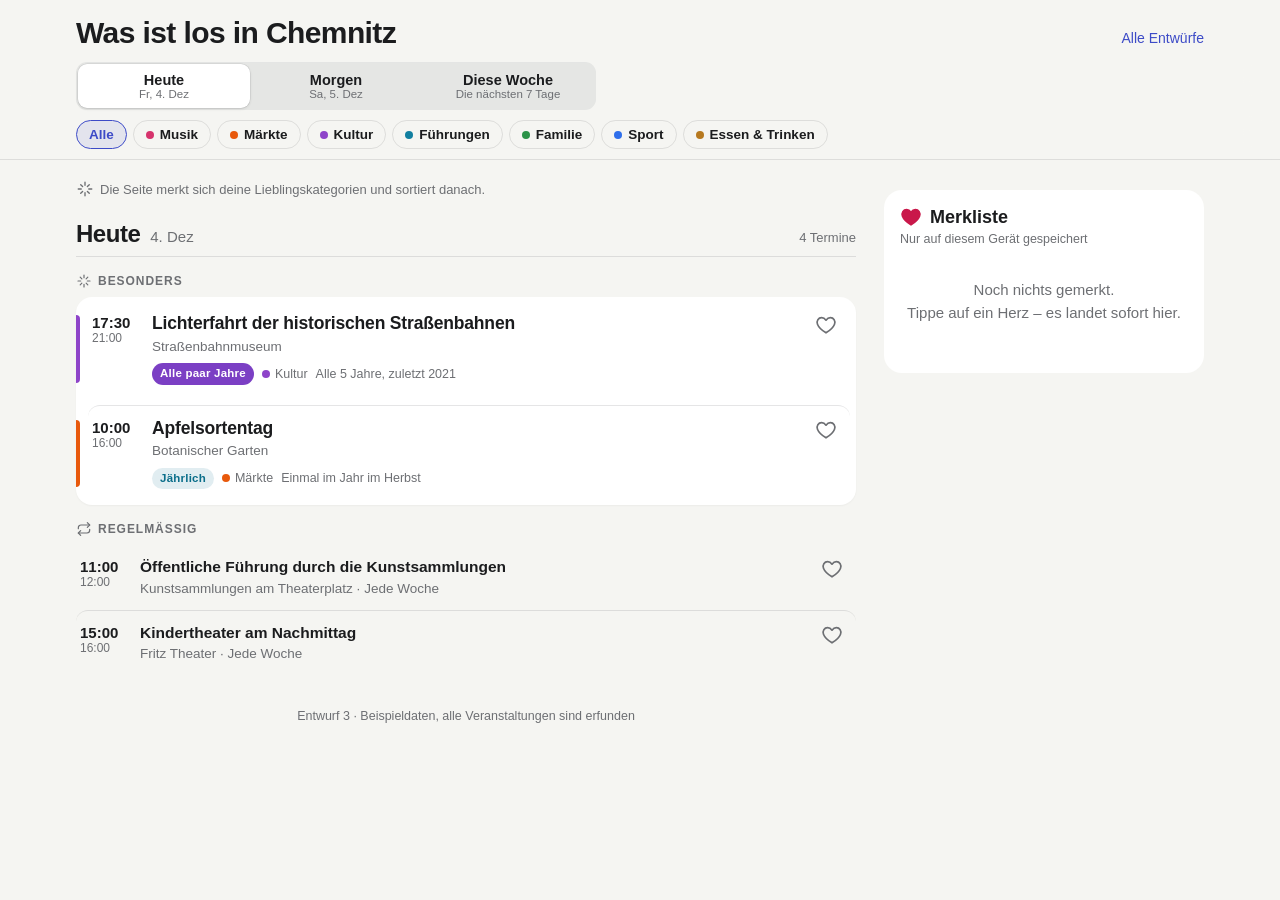
<file: entwuerfe/entwurf-3-tage.html>
<!DOCTYPE html>
<html lang="de">
<head>
<meta charset="utf-8">
<meta name="viewport" content="width=device-width, initial-scale=1, viewport-fit=cover">
<title>Chemnitz – Entwurf 3</title>
<meta name="claude:viewport-fit-sides" content="cover">
<style>
/* Entwurf 3 · Tagesansicht: Umschalter Heute/Morgen/Woche, Zeitleiste pro Tag, Merkliste als Seitenleiste (Desktop) bzw. Knopf unten (iPhone) */
:root {
  --bg: #F5F5F2;       /* leicht warmes Papierweiß */
  --card: #FFFFFF;
  --fg: #1B1C1E;
  --fg2: #6D6F73;
  --sep: rgba(40,40,50,.12);
  --fill: rgba(110,112,120,.12);
  --accent: #3D4BC7;   /* Indigo für Auswahl und Knöpfe */
  --accent-soft: rgba(61,75,199,.10);
  --on-accent: #FFFFFF;
  --font: -apple-system, BlinkMacSystemFont, "SF Pro Text", "Helvetica Neue", "Segoe UI", Roboto, Arial, sans-serif;
  --font-display: -apple-system, BlinkMacSystemFont, "SF Pro Display", "Helvetica Neue", "Segoe UI", Roboto, Arial, sans-serif;
  --font-num: ui-rounded, "SF Pro Rounded", -apple-system, BlinkMacSystemFont, "Helvetica Neue", Arial, sans-serif;
}
@media (prefers-color-scheme: dark) { :root:not([data-theme="light"]) {
  --bg: #0E0E10; --card: #1C1C1F; --fg: #F2F2F4; --fg2: #9C9DA3; --sep: rgba(255,255,255,.1); --fill: rgba(130,130,140,.22); --accent: #8B95FF; --accent-soft: rgba(139,149,255,.16); --on-accent: #0E0E10; color-scheme: dark;
} }
:root[data-theme="dark"] {
  --bg: #0E0E10; --card: #1C1C1F; --fg: #F2F2F4; --fg2: #9C9DA3; --sep: rgba(255,255,255,.1); --fill: rgba(130,130,140,.22); --accent: #8B95FF; --accent-soft: rgba(139,149,255,.16); --on-accent: #0E0E10; color-scheme: dark;
}
* { box-sizing: border-box; }
html { -webkit-text-size-adjust: 100%; }
body { margin: 0; background: var(--bg); color: var(--fg); font-family: var(--font); font-size: 15px; -webkit-font-smoothing: antialiased; }
body::before { content: ""; position: fixed; inset: 0 0 auto; height: env(safe-area-inset-top, 0px); z-index: 10; background: var(--bg); }
.wrap { max-width: 1160px; margin: 0 auto; padding-left: max(16px, env(safe-area-inset-left, 0px)); padding-right: max(16px, env(safe-area-inset-right, 0px)); }
.w-btn.primary { color: var(--on-accent); }

header { padding-block: 16px 2px; display: flex; justify-content: space-between; align-items: baseline; gap: 12px; }
h1 { font-family: var(--font-display); font-size: clamp(24px, 6.4vw, 30px); letter-spacing: -.02em; margin: 0; font-weight: 750; }
.back { font-size: 14px; color: var(--accent); text-decoration: none; flex: none; }

/* Steuerung (klebt oben) */
.controls { position: sticky; top: env(safe-area-inset-top, 0px); z-index: 5; background: color-mix(in srgb, var(--bg) 90%, transparent); backdrop-filter: saturate(180%) blur(18px); -webkit-backdrop-filter: saturate(180%) blur(18px); border-bottom: 1px solid var(--sep); }
.controls .wrap { padding-block: 10px 0; }
.seg { display: grid; grid-template-columns: repeat(3, 1fr); background: var(--fill); border-radius: 11px; padding: 2px; max-width: 520px; }
.seg button { appearance: none; border: 0; background: none; font: inherit; font-size: 14.5px; font-weight: 600; color: var(--fg); padding: 8px 6px; border-radius: 9px; cursor: pointer; }
.seg button[aria-pressed="true"] { background: var(--card); box-shadow: 0 1px 3px rgba(0,0,0,.12), 0 0 0 .5px var(--sep); }
.seg button small { display: block; font-size: 11.5px; font-weight: 500; color: var(--fg2); }
.chips { display: flex; gap: 6px; overflow-x: auto; padding-block: 10px; scrollbar-width: none; }
.chips::-webkit-scrollbar { display: none; }
.chip { appearance: none; flex: none; font: inherit; font-size: 13.5px; font-weight: 550; padding: 6px 12px; border-radius: 999px; border: 1px solid var(--sep); background: transparent; color: var(--fg); cursor: pointer; display: inline-flex; gap: 6px; align-items: center; }
.chip[aria-pressed="true"] { background: var(--accent-soft); border-color: var(--accent); color: var(--accent); }
.seg button:focus-visible, .chip:focus-visible, .ev:focus-visible, .fab:focus-visible { outline: 2px solid var(--accent); outline-offset: 2px; }

/* Layout: Inhalt + Merkliste */
.layout { display: grid; gap: 28px; padding-block: 8px 0; }
@media (min-width: 980px) { .layout { grid-template-columns: minmax(0, 1fr) 320px; } }
.content { min-width: 0; }

.learn { display: flex; gap: 6px; align-items: center; font-size: 13px; color: var(--fg2); margin: 12px 0 0; }
.learn button { all: unset; color: var(--accent); cursor: pointer; }

/* Tag */
.day { margin-top: 22px; }
.day-head { display: flex; align-items: baseline; gap: 10px; padding-bottom: 8px; border-bottom: 1px solid var(--sep); }
.day-head h2 { font-family: var(--font-display); font-size: 24px; letter-spacing: -.02em; margin: 0; }
.day-head span { color: var(--fg2); font-size: 15px; }
.day-head .n { margin-left: auto; font-size: 13px; }
.label { font-size: 12px; font-weight: 700; letter-spacing: .08em; text-transform: uppercase; color: var(--fg2); margin: 16px 0 8px; display: flex; gap: 6px; align-items: center; }
.label svg { width: 16px; height: 16px; }

/* Veranstaltung: Zeit links, Inhalt rechts */
.ev { display: grid; grid-template-columns: 52px minmax(0, 1fr) auto; gap: 12px; align-items: start; padding: 12px 4px 12px 0; cursor: pointer; border-radius: 12px; }
.ev + .ev { border-top: 1px solid var(--sep); }
.ev .time { font-family: var(--font-num); font-variant-numeric: tabular-nums; font-weight: 650; font-size: 15px; padding-top: 1px; padding-left: 4px; }
.ev .time small { display: block; font-size: 12px; font-weight: 500; color: var(--fg2); }
.ev .t { font-size: 16px; font-weight: 600; line-height: 1.25; }
.ev .m { font-size: 13.5px; color: var(--fg2); margin-top: 3px; line-height: 1.35; }
.ev .tags { margin-top: 7px; display: flex; gap: 8px; align-items: center; flex-wrap: wrap; font-size: 12.5px; color: var(--fg2); }
.ev .tags span.c { display: inline-flex; gap: 5px; align-items: center; }
.ev .w-heart { margin-top: -8px; }

/* Besonderes: hervorgehobene Karte mit farbiger Kante links */
.special { background: var(--card); border-radius: 16px; padding: 4px 6px 4px 12px; box-shadow: 0 1px 2px rgba(0,0,0,.04); display: grid; gap: 8px; }
.special .ev { position: relative; }
.special .ev .t { font-size: 17.5px; letter-spacing: -.01em; }
.special .ev .stripe { position: absolute; left: -12px; top: 14px; bottom: 14px; width: 4px; border-radius: 0 4px 4px 0; background: var(--c); }
.regular .ev .t { font-weight: 550; font-size: 15.5px; }
.regular .ev .tags { display: none; }
.regular .ev .m .rt { color: var(--fg2); }

details.reg-more summary { list-style: none; cursor: pointer; }
details.reg-more summary::-webkit-details-marker { display: none; }
.empty { color: var(--fg2); font-size: 14.5px; padding: 14px 0; }

/* Merkliste: Desktop-Seitenleiste */
aside.side { display: none; }
@media (min-width: 980px) {
  aside.side { display: block; position: sticky; top: calc(env(safe-area-inset-top, 0px) + 130px); align-self: start; background: var(--card); border-radius: 18px; padding: 16px; max-height: calc(100vh - 150px); overflow: auto; margin-top: 22px; }
  .fab { display: none !important; }
}
aside.side h2 { font-size: 18px; margin: 0; display: flex; gap: 8px; align-items: center; }
aside.side h2 svg { color: var(--r-once); }
aside.side .sub { font-size: 12.5px; color: var(--fg2); margin: 4px 0 6px; }

/* Merkliste: Knopf unten (iPhone) */
.fab { position: fixed; z-index: 20; left: 50%; transform: translateX(-50%); bottom: calc(16px + env(safe-area-inset-bottom, 0px));
  appearance: none; border: 0; border-radius: 999px; padding: 12px 20px 12px 16px; font: inherit; font-size: 15px; font-weight: 650;
  background: var(--fg); color: var(--bg); display: inline-flex; align-items: center; gap: 8px; cursor: pointer; box-shadow: 0 10px 30px rgba(0,0,0,.25); white-space: nowrap; }
.fab .n { background: var(--r-once); color: #fff; border-radius: 999px; min-width: 22px; height: 22px; display: grid; place-items: center; font-size: 12.5px; padding: 0 6px; }
.fab.bump { animation: bump .35s ease; }
@keyframes bump { 50% { transform: translateX(-50%) scale(1.08); } }
@media (prefers-reduced-motion: reduce) { .fab.bump { animation: none; } }
footer { color: var(--fg2); font-size: 12.5px; text-align: center; padding-block: 34px calc(100px + env(safe-area-inset-bottom, 0px)); }

.learn svg { flex: none; width: 18px; height: 18px; }
.learn > span { flex: 1; min-width: 0; }
.learn button { flex: none; }
</style>
</head>
<body>
<div class="wrap">
  <header>
    <h1>Was ist los in Chemnitz</h1>
    <a class="back" href="index.html">Alle Entwürfe</a>
  </header>
</div>

<div class="controls">
  <div class="wrap">
    <div class="seg" id="seg" role="group" aria-label="Zeitraum"></div>
    <div class="chips" id="chips" role="group" aria-label="Kategorien filtern"></div>
  </div>
</div>

<div class="wrap layout">
  <main class="content" id="main"></main>
  <aside class="side" id="side" aria-label="Merkliste"></aside>
</div>

<button class="fab" id="fab" aria-label="Merkliste öffnen"></button>

<script src="gemeinsam.js"></script>
<script>
(function () {
  const W = window.WILC, { esc, fmt, icon, fav } = W;
  let period = 'today';
  const selected = new Set();

  const PERIODS = [
    { id: 'today', name: 'Heute',       sub: () => `${fmt.weekdayShort(W.TODAY)}, ${fmt.dateShort(W.TODAY)}`, days: [0] },
    { id: 'tomorrow', name: 'Morgen',   sub: () => { const d = new Date(W.TODAY); d.setDate(d.getDate() + 1); return `${fmt.weekdayShort(d)}, ${fmt.dateShort(d)}`; }, days: [1] },
    { id: 'week', name: 'Diese Woche',  sub: () => 'Die nächsten 7 Tage', days: [0, 1, 2, 3, 4, 5, 6, 7] }
  ];

  function renderControls() {
    document.getElementById('seg').innerHTML = PERIODS.map(p =>
      `<button data-p="${p.id}" aria-pressed="${period === p.id}">${p.name}<small>${p.sub()}</small></button>`).join('');
    document.getElementById('chips').innerHTML = `<button class="chip" data-cat="" aria-pressed="${selected.size === 0}">Alle</button>` +
      W.CATEGORIES.map(c => `<button class="chip" data-cat="${c.id}" aria-pressed="${selected.has(c.id)}"><span class="w-dot" style="--c:${c.color}"></span>${esc(c.name)}</button>`).join('');
  }
  document.getElementById('seg').addEventListener('click', e => {
    const b = e.target.closest('[data-p]'); if (!b) return;
    period = b.dataset.p; render(); window.scrollTo({ top: 0 });
  });
  document.getElementById('chips').addEventListener('click', e => {
    const b = e.target.closest('.chip'); if (!b) return;
    const id = b.dataset.cat;
    if (!id) selected.clear();
    else if (selected.has(id)) selected.delete(id);
    else { selected.add(id); W.learn.track(id, 1); }
    render();
  });

  const heart = ev => {
    const on = fav.has(ev.id);
    return `<button class="w-heart" data-fav="${ev.id}" aria-pressed="${on}" aria-label="${on ? 'Von Merkliste entfernen' : 'Merken'}">${on ? icon.heartFill : icon.heart}</button>`;
  };
  function evRow(ev, special) {
    const cat = W.catById(ev.cat);
    return `<div class="ev" role="button" tabindex="0" data-id="${ev.id}" style="--c:${cat.color}">
      ${special ? '<span class="stripe"></span>' : ''}
      <div class="time">${ev.time}<small>${ev.end}</small></div>
      <div>
        <div class="t">${esc(ev.title)}</div>
        <div class="m">${esc(ev.place)}${special ? '' : ` · <span class="rt">${esc(ev.rhythmText)}</span>`}</div>
        <div class="tags">${W.badge(ev)}<span class="c">${W.catDot(ev)}${esc(cat.name)}</span><span>${esc(ev.rhythmText)}</span></div>
      </div>
      ${heart(ev)}
    </div>`;
  }

  function dayBlock(day, events) {
    const d = new Date(W.TODAY); d.setDate(d.getDate() + day);
    const name = day === 0 ? 'Heute' : day === 1 ? 'Morgen' : fmt.weekday(d);
    const special = W.rank(events.filter(W.isRare));
    const regular = W.byTime(events.filter(e => !W.isRare(e)));
    return `<section class="day">
      <div class="day-head"><h2>${name}</h2><span>${d.getDate()}. ${fmt.monthShort(d)}</span><span class="n">${events.length} ${events.length === 1 ? 'Termin' : 'Termine'}</span></div>
      ${special.length ? `<div class="label">${icon.sparkle}Besonders</div><div class="special">${special.map(e => evRow(e, true)).join('')}</div>` : ''}
      ${regular.length ? `<div class="label">${icon.repeat}Regelmäßig</div><div class="regular">${regular.map(e => evRow(e)).join('')}</div>` : ''}
      ${!events.length ? `<p class="empty">Keine Termine in dieser Auswahl.</p>` : ''}
    </section>`;
  }

  function renderMain() {
    const p = PERIODS.find(x => x.id === period);
    const list = W.EVENTS.filter(e => p.days.includes(e.day) && (selected.size === 0 || selected.has(e.cat)));
    const top = W.learn.top(3);
    const note = top.length
      ? `<p class="learn">${icon.sparkle}<span>Bei „Besonders“ weiter oben: <strong>${top.map(c => esc(c.name)).join(', ')}</strong></span><button id="resetLearn">Zurücksetzen</button></p>`
      : `<p class="learn">${icon.sparkle}<span>Die Seite merkt sich deine Lieblingskategorien und sortiert danach.</span></p>`;
    let days = p.days;
    if (period === 'week') days = days.filter(d => list.some(e => e.day === d));
    document.getElementById('main').innerHTML = note +
      (days.length ? days.map(d => dayBlock(d, list.filter(e => e.day === d))).join('') : `<p class="empty">Keine Termine in dieser Auswahl.</p>`) +
      `<footer>Entwurf 3 · Beispieldaten, alle Veranstaltungen sind erfunden</footer>`;
  }

  function renderSide() {
    const list = fav.list();
    document.getElementById('side').innerHTML = `
      <h2>${icon.heartFill}Merkliste</h2>
      <p class="sub">Nur auf diesem Gerät gespeichert</p>
      ${list.length ? `<ul class="w-favlist">${list.map(ev => `
        <li>${W.catDot(ev)}<button class="w-open" data-id="${ev.id}"><b>${esc(ev.title)}</b><span class="s">${fmt.when(ev)} · ${esc(ev.place)}</span></button>
        <button class="w-heart" data-fav="${ev.id}" aria-pressed="true" aria-label="Von Merkliste entfernen">${icon.heartFill}</button></li>`).join('')}</ul>`
      : `<p class="w-empty">Noch nichts gemerkt.<br>Tippe auf ein Herz – es landet sofort hier.</p>`}`;
    const fab = document.getElementById('fab');
    const n = fav.count();
    fab.innerHTML = `${n ? icon.heartFill : icon.heart}Merkliste${n ? `<span class="n">${n}</span>` : ''}`;
  }

  let lastCount = fav.count();
  function render() {
    renderControls(); renderMain(); renderSide();
    const n = fav.count();
    if (n > lastCount) { const f = document.getElementById('fab'); f.classList.remove('bump'); void f.offsetWidth; f.classList.add('bump'); }
    lastCount = n;
  }

  function onClick(e) {
    const f = e.target.closest('[data-fav]');
    if (f) { fav.toggle(f.dataset.fav); return; }
    if (e.target.id === 'resetLearn') { W.learn.reset(); return; }
    const r = e.target.closest('[data-id]');
    if (r) W.openDetail(W.EVENTS.find(x => x.id === r.dataset.id));
  }
  document.getElementById('main').addEventListener('click', onClick);
  document.getElementById('side').addEventListener('click', onClick);
  document.getElementById('main').addEventListener('keydown', e => {
    if ((e.key === 'Enter' || e.key === ' ') && e.target.matches('[data-id]')) { e.preventDefault(); e.target.click(); }
  });
  document.getElementById('fab').onclick = () => W.openFavorites();

  W.onChange(render);
  render();
})();
</script>
</body>
</html>
</file>
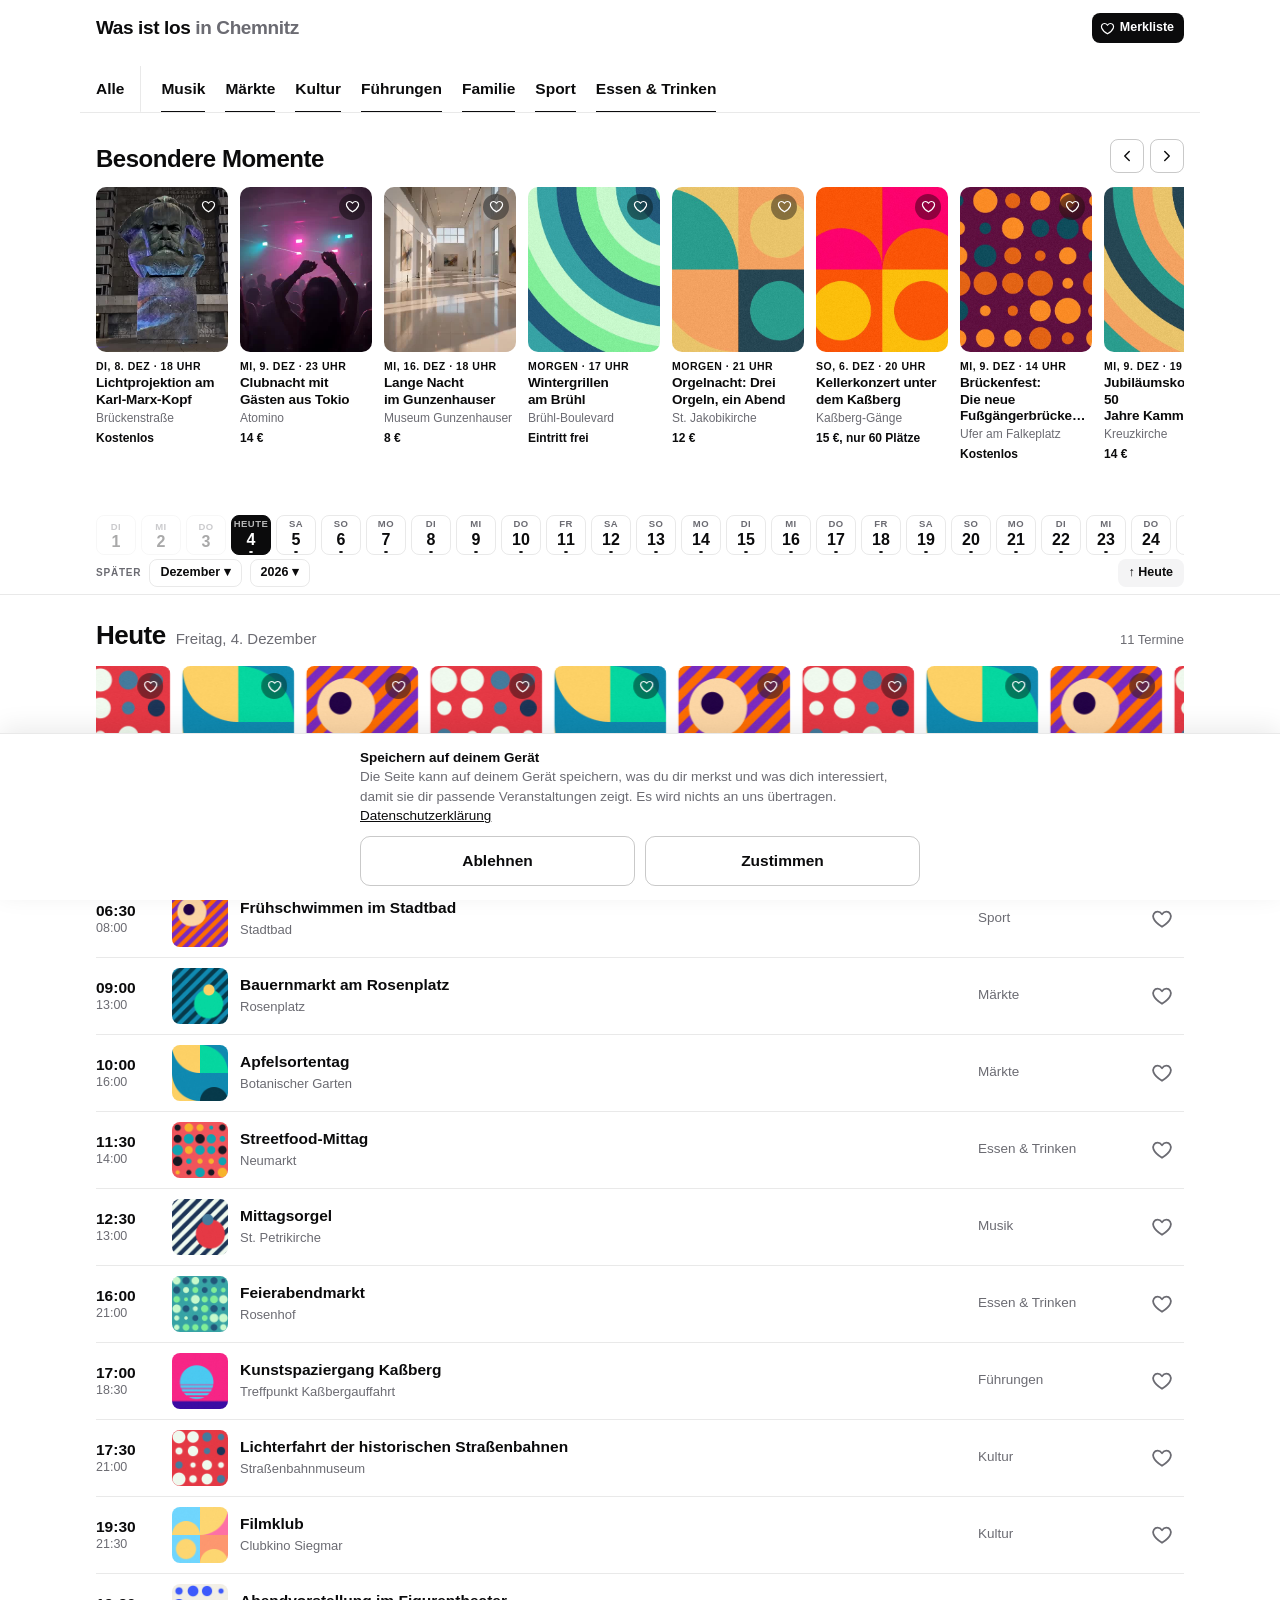
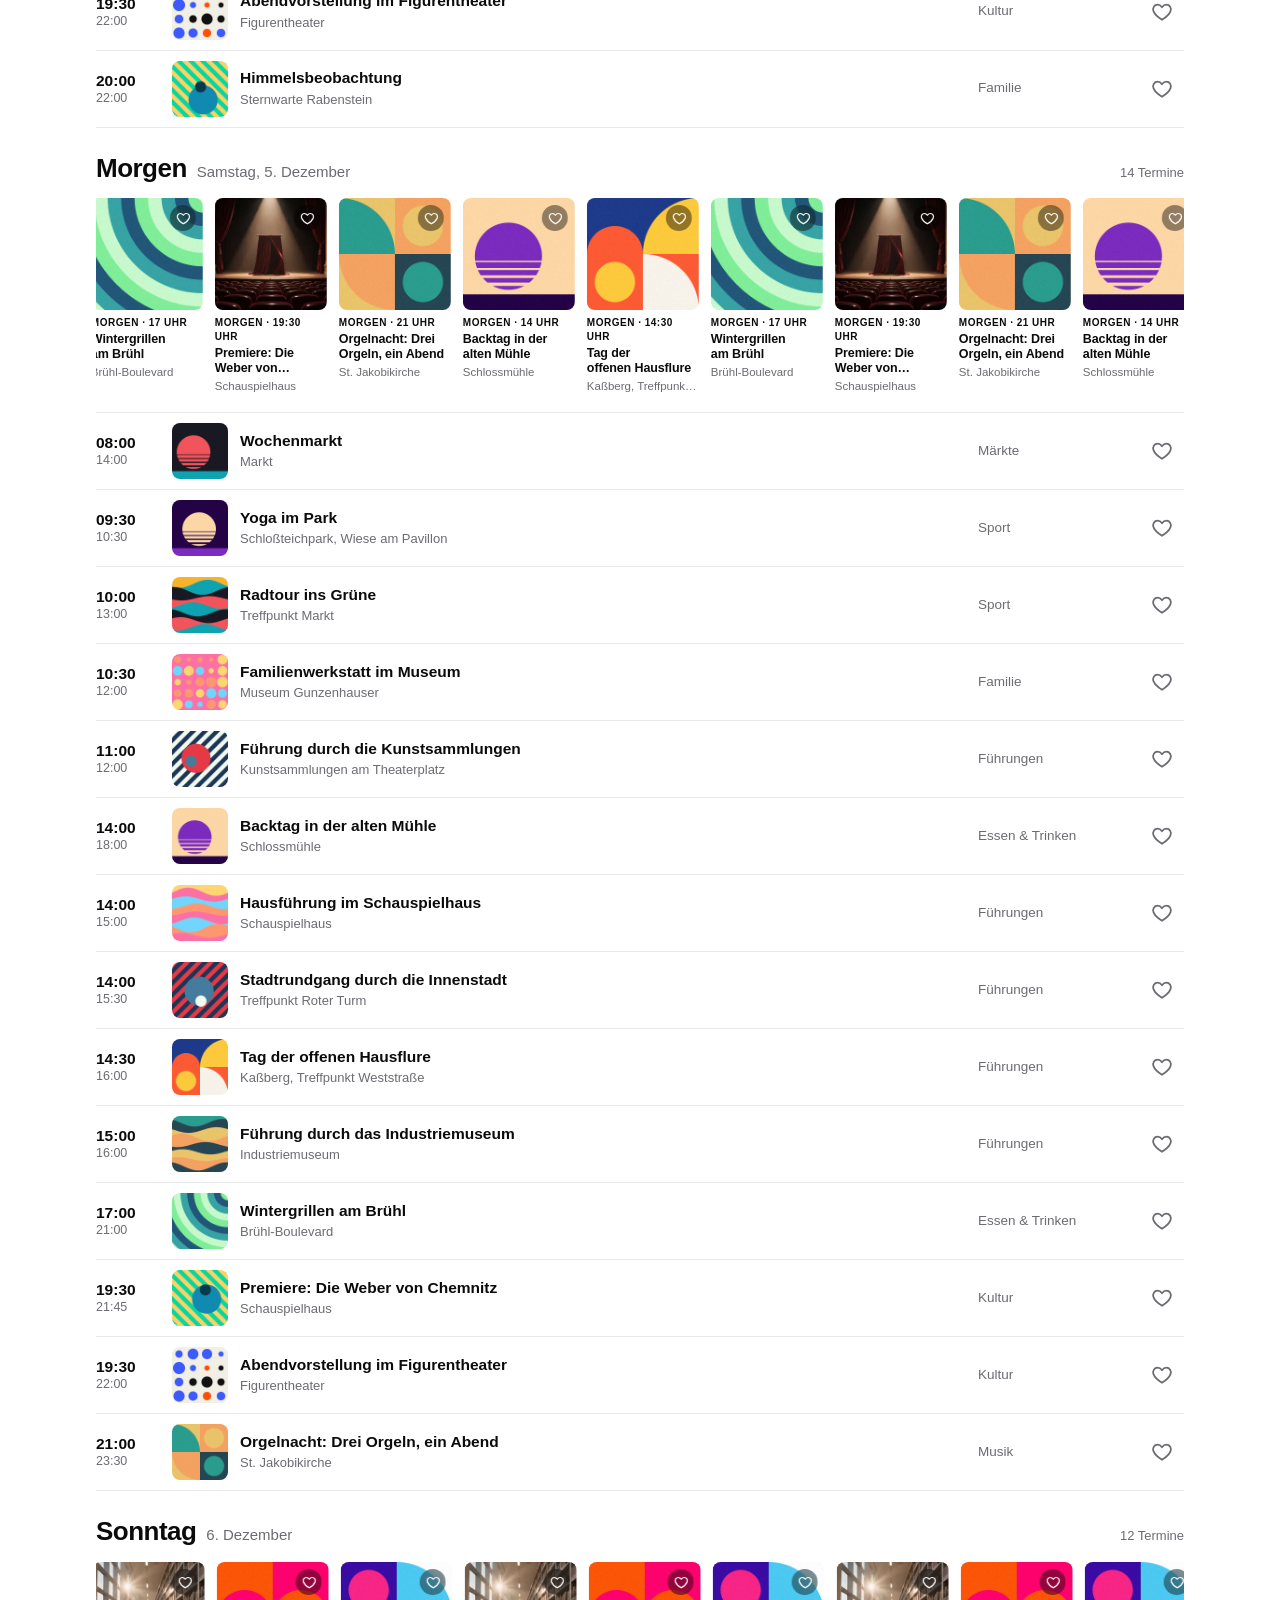
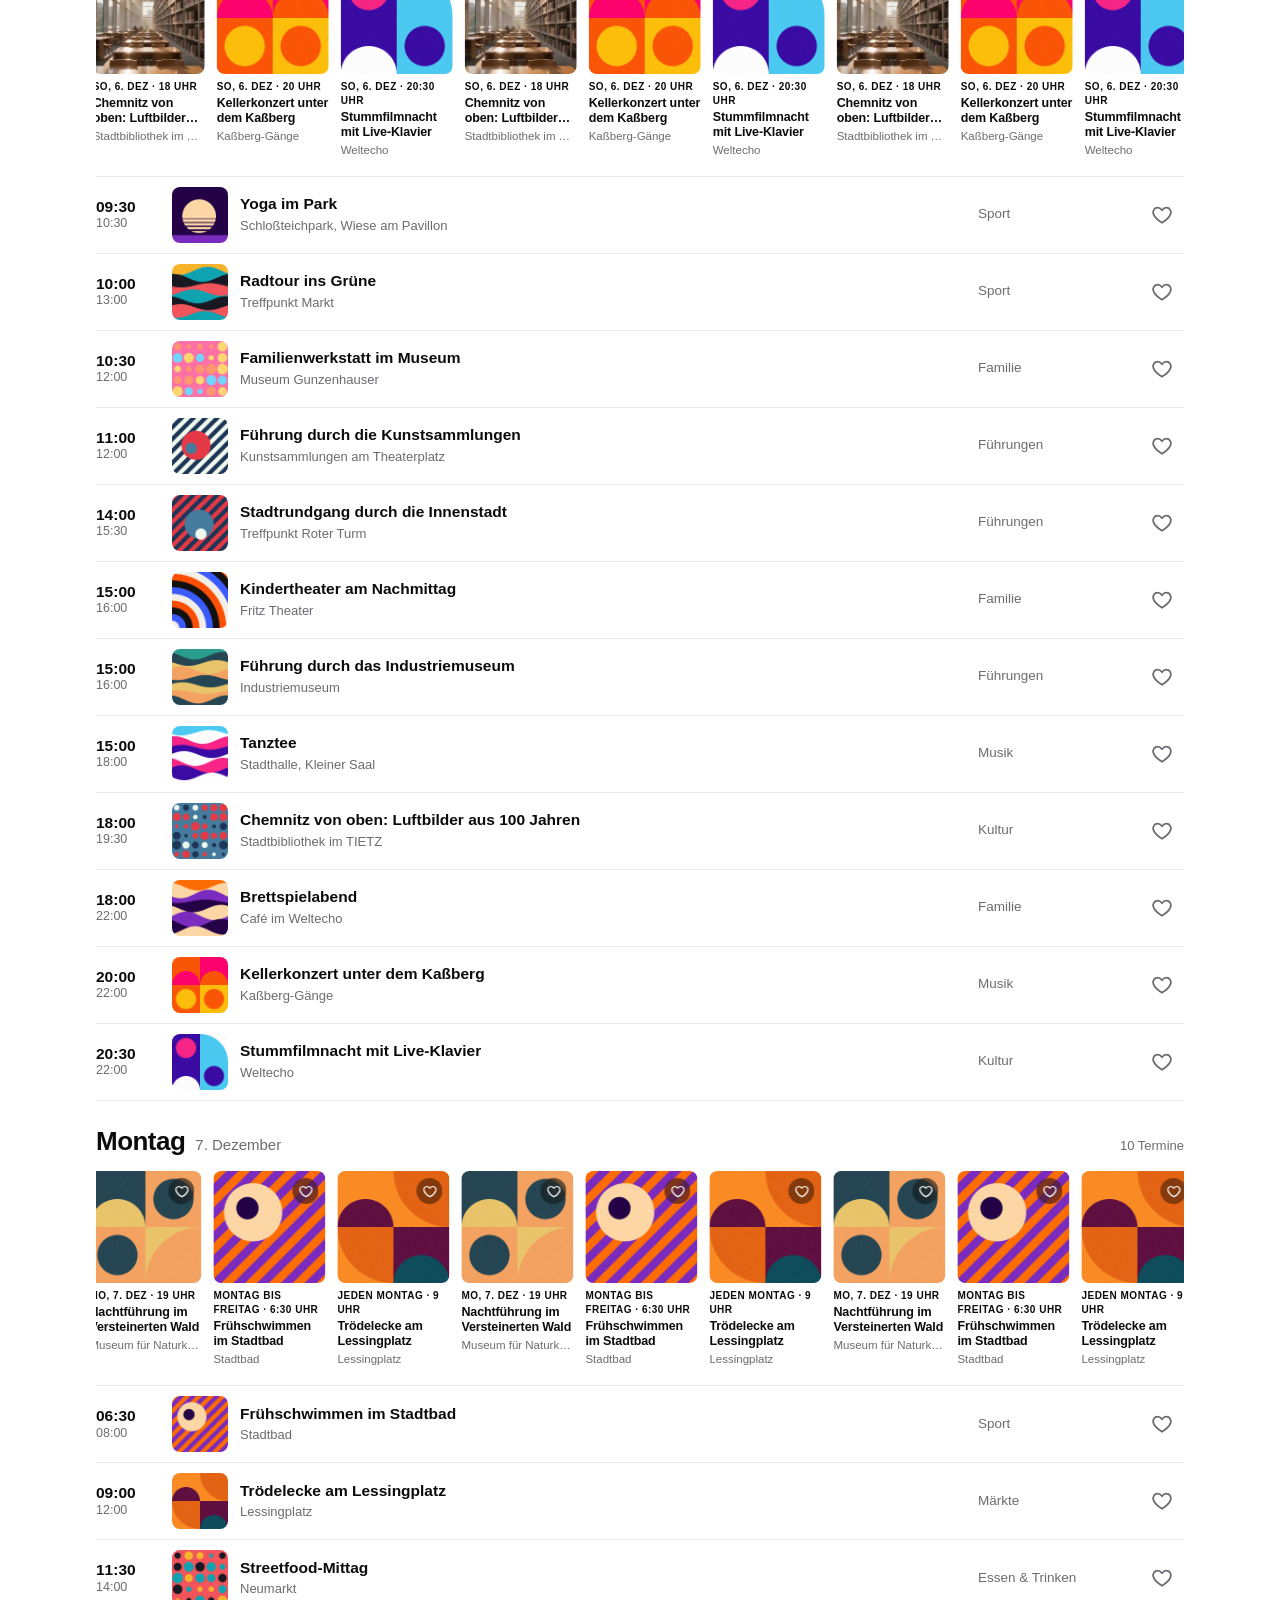
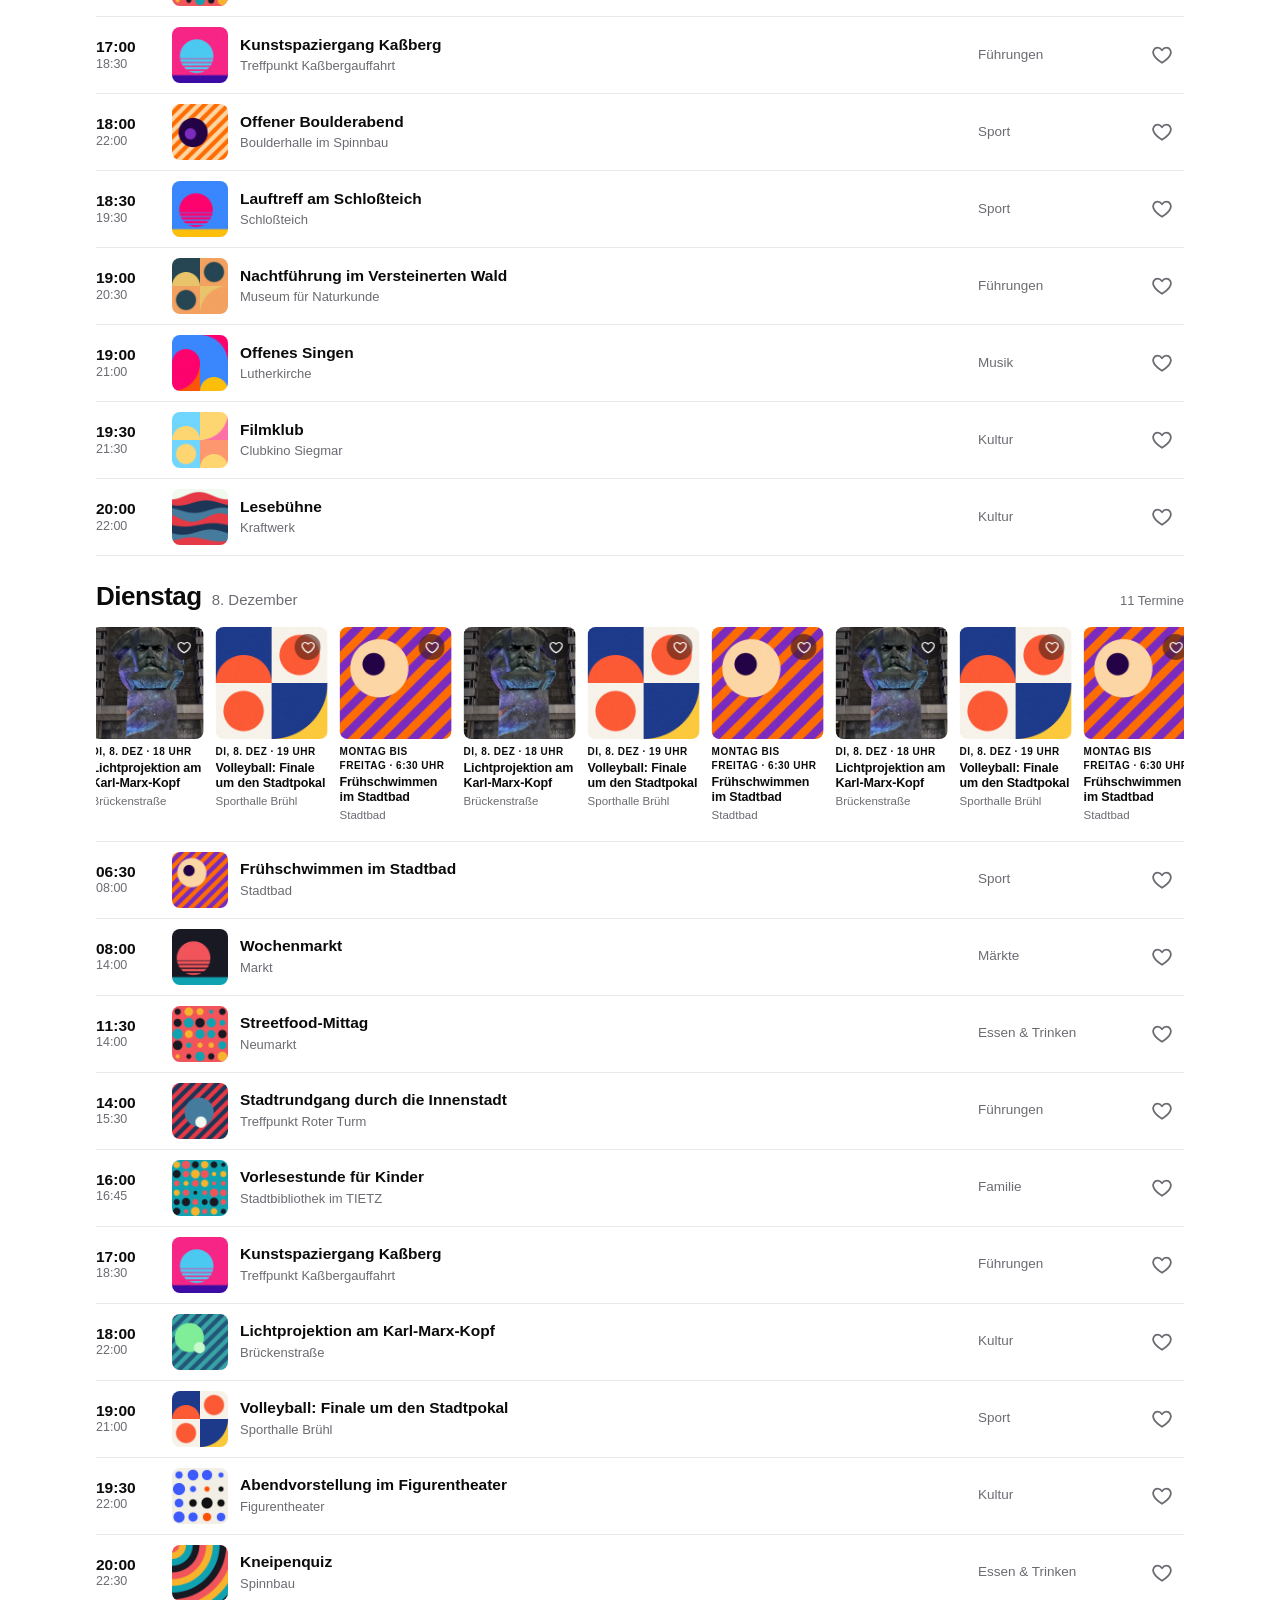
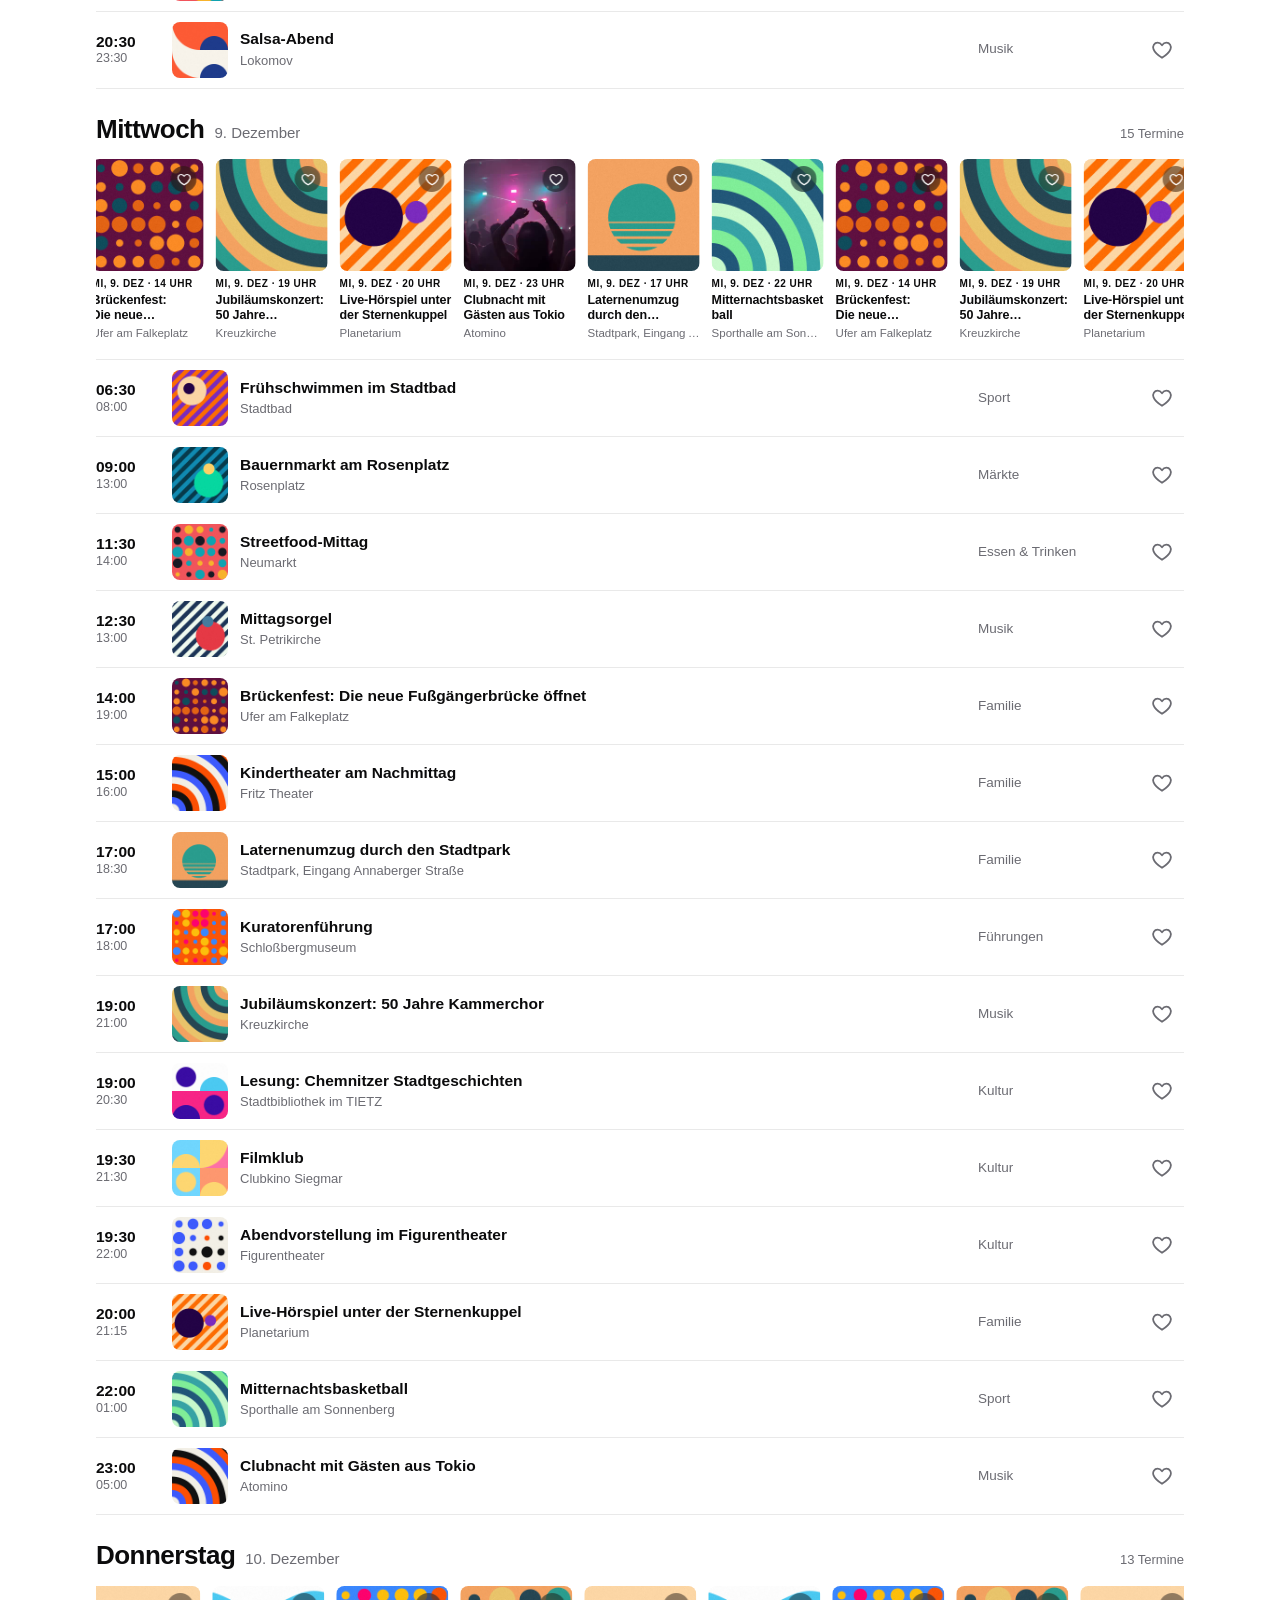
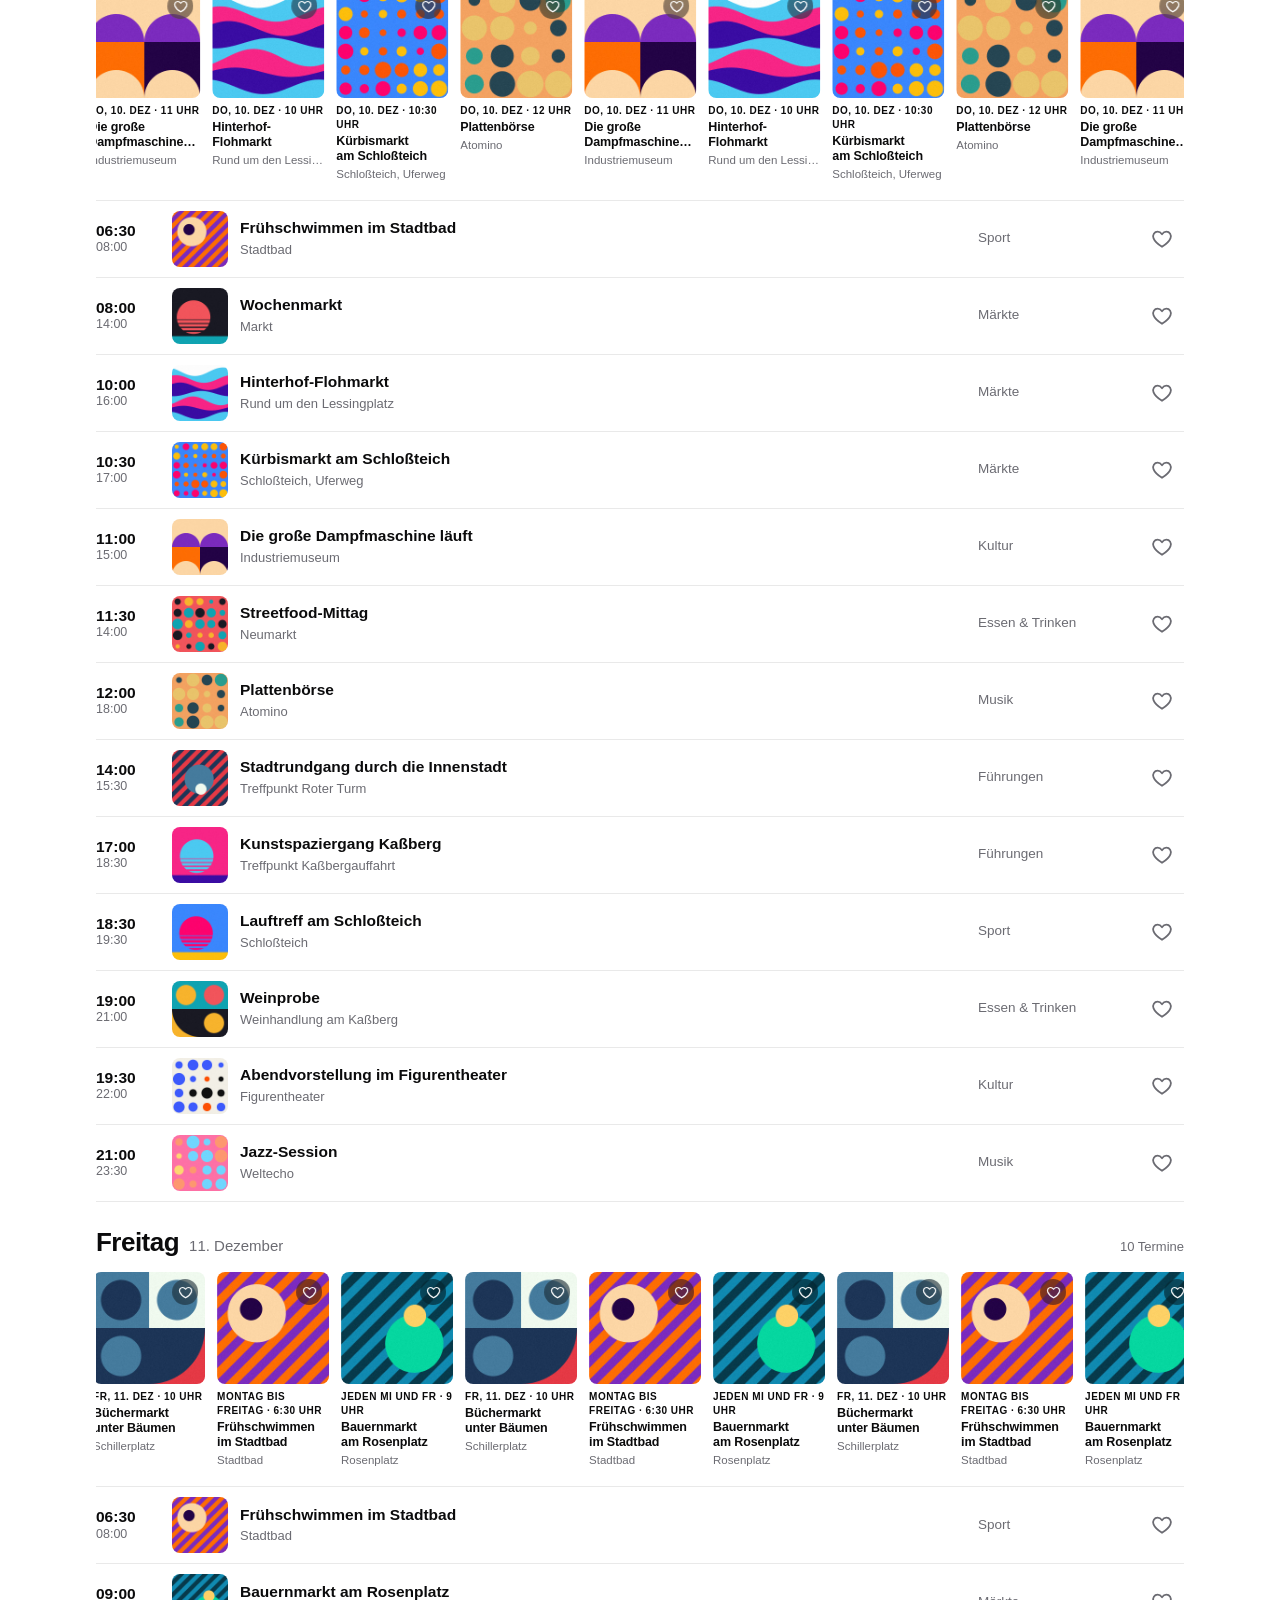
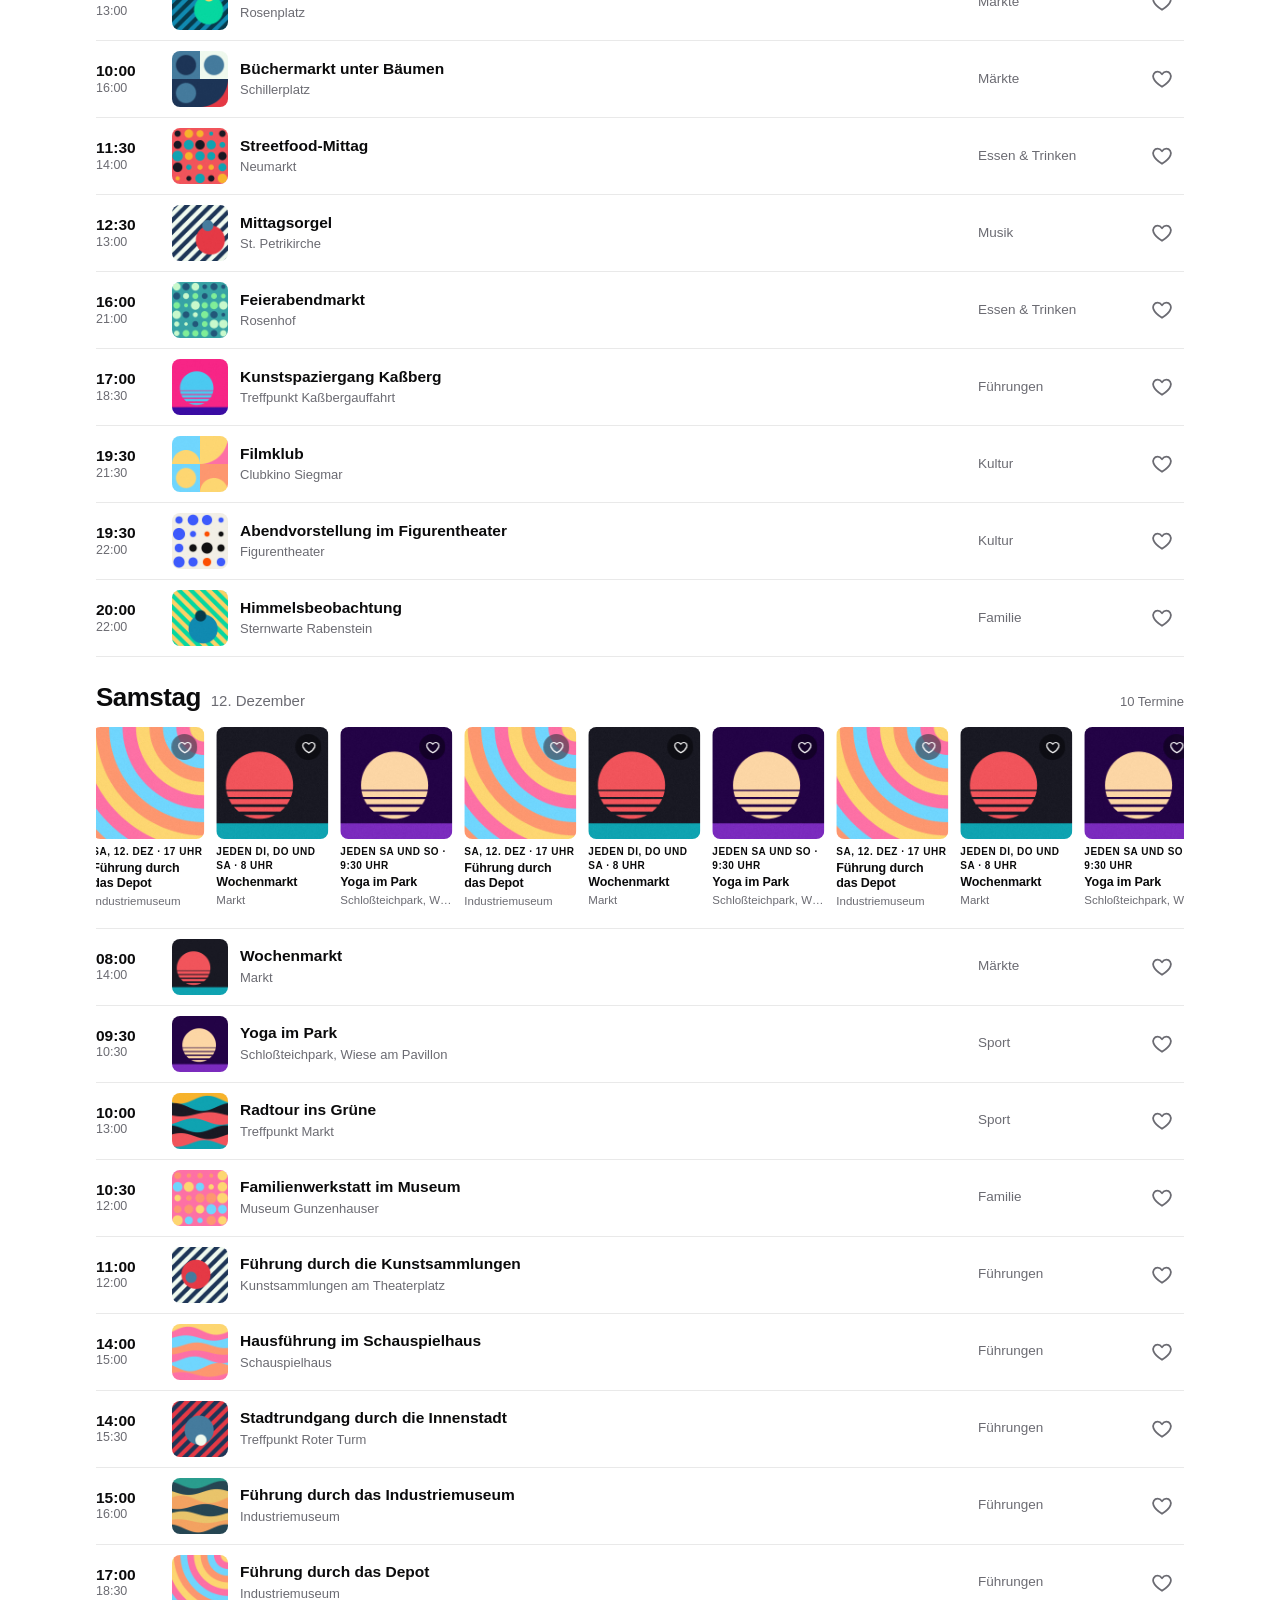
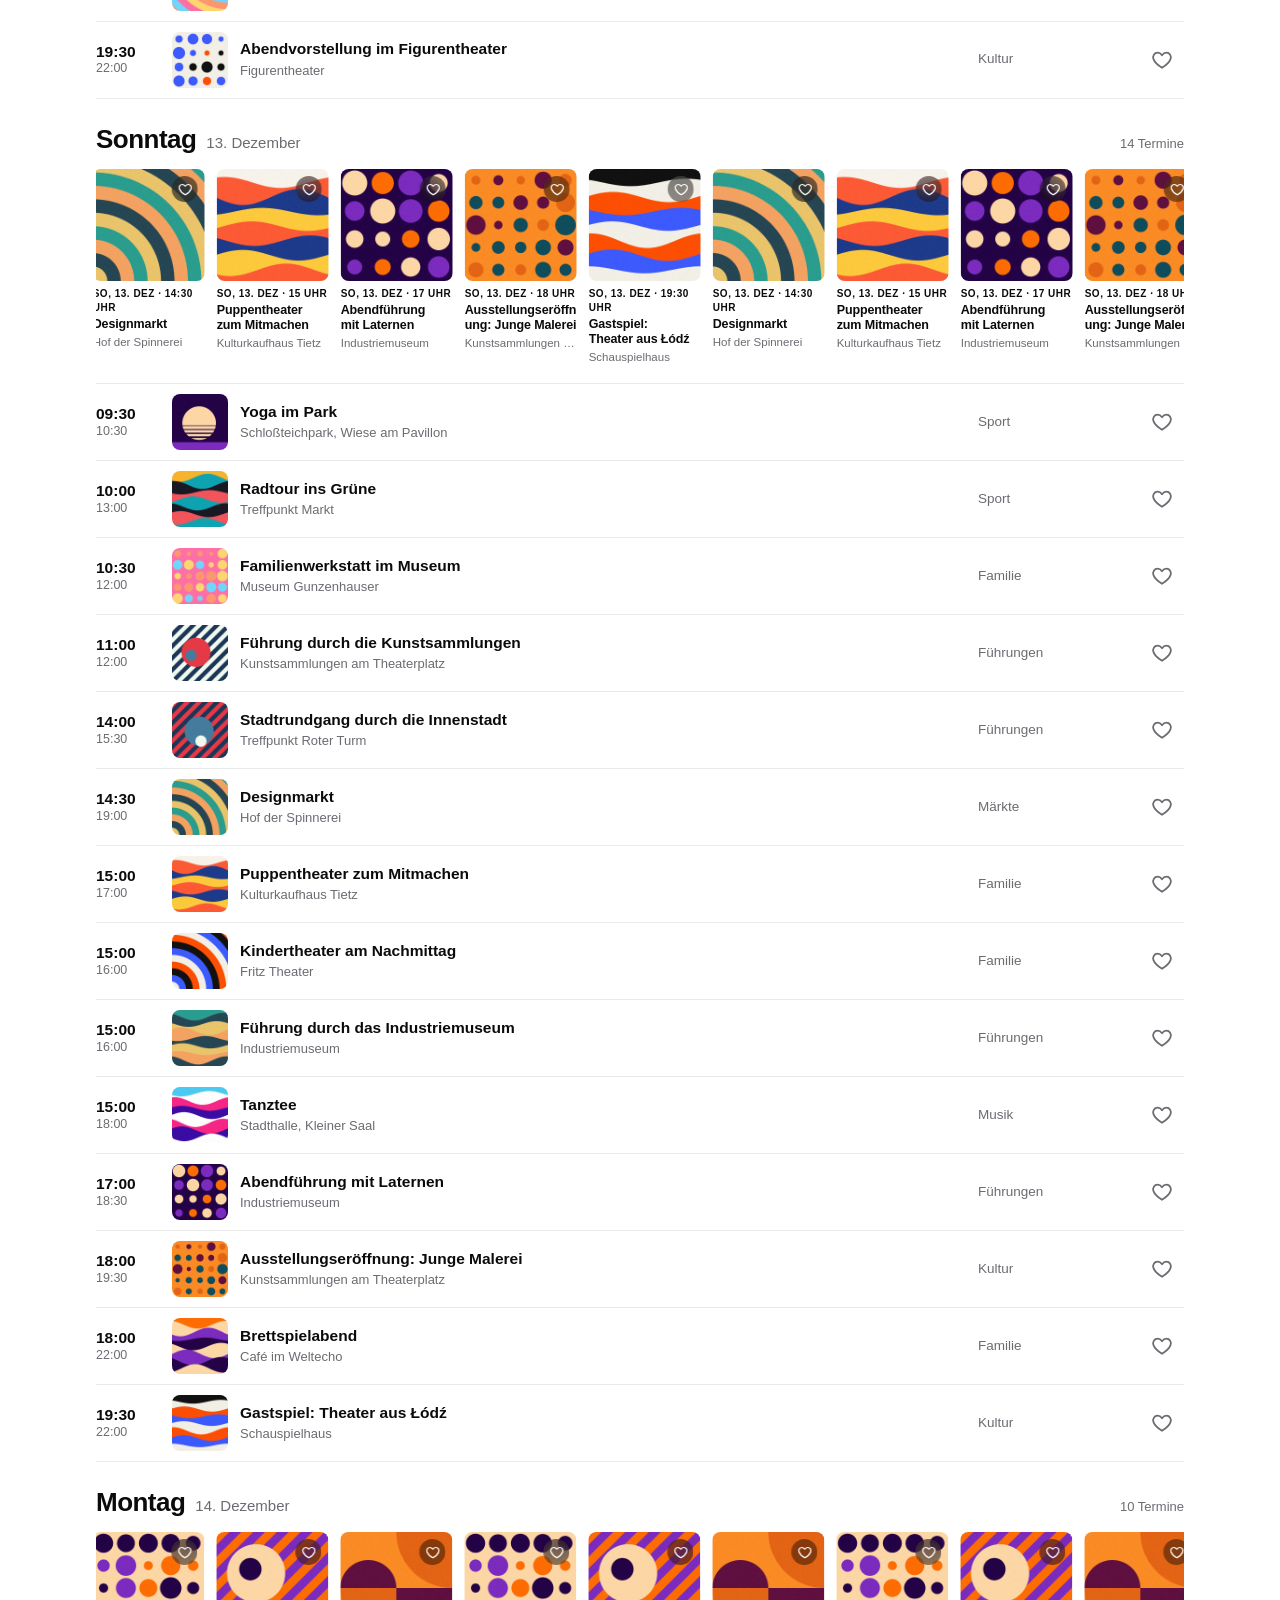
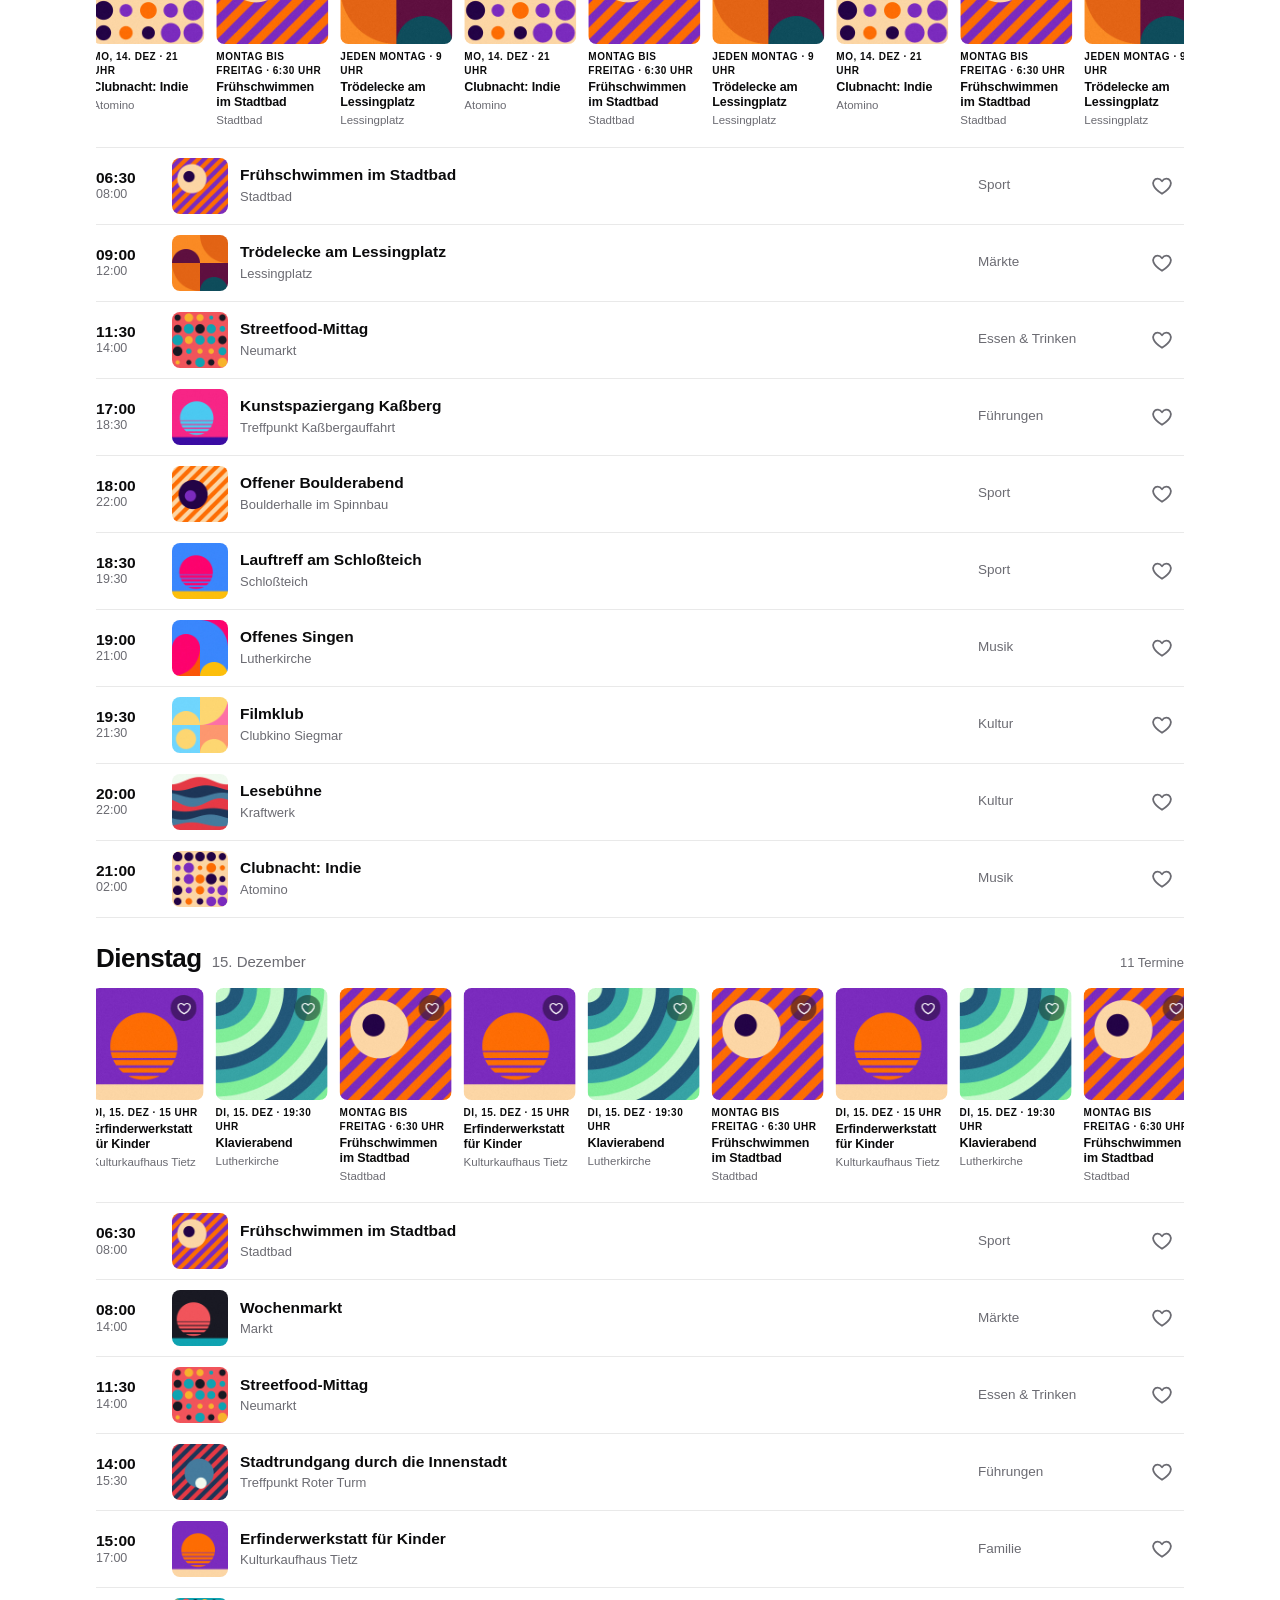
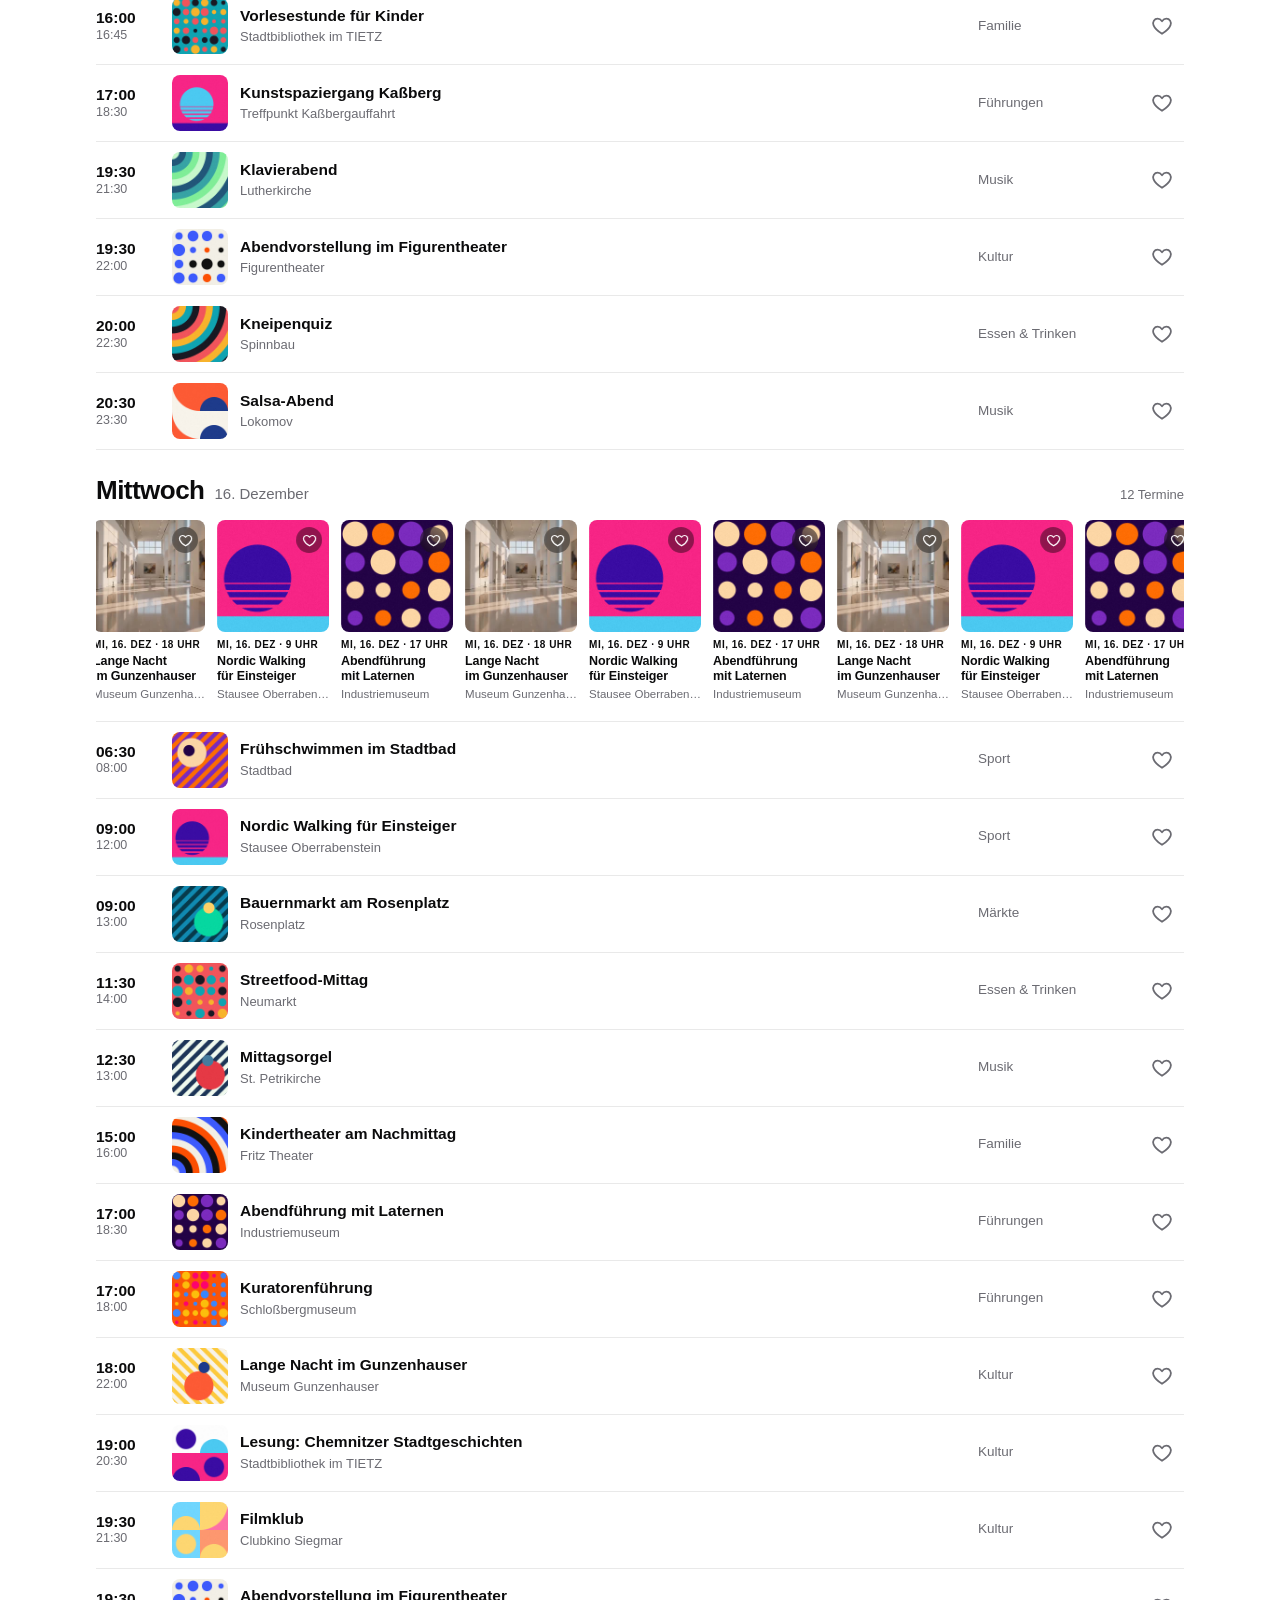
<file: entwuerfe/entwurf-4-kombiniert.html>
<!DOCTYPE html>
<html lang="de">
<head>
<meta charset="utf-8">
<meta name="viewport" content="width=device-width, initial-scale=1, viewport-fit=cover">
<meta name="theme-color" content="#FFFFFF" media="(prefers-color-scheme: light)">
<meta name="theme-color" content="#000000" media="(prefers-color-scheme: dark)">
<title>Chemnitz – Entwurf 4</title>
<meta name="claude:viewport-fit-sides" content="cover">
<style>
/*
 * Entwurf 4 · kombiniert, angelehnt an Dice
 * Ruhige Schwarz-Weiß-Fläche, Farbe kommt nur aus den Event-Covern.
 * Von oben: Highlight-Karussell → Tagesleiste (klebt oben) → Tagesliste mit Tages-Highlights → Karussell Regelmäßiges
 */
:root {
  --bg: #FFFFFF;
  --surface: #F4F4F5;          /* ruhige Flächen */
  --fg: #0B0B0C;
  --fg2: #6B6B72;              /* Nebentext */
  --fg3: #A1A1A8;              /* abgewählte Filter */
  --line: rgba(11,11,12,.09);
  --line-strong: rgba(11,11,12,.22);
  --heart: #FF2D46;
  --glass: rgba(255,255,255,.82);
  --scrim: rgba(0,0,0,.4);
  --font: -apple-system, BlinkMacSystemFont, "SF Pro Text", "Helvetica Neue", "Segoe UI", Roboto, Arial, sans-serif;
  --font-display: -apple-system, BlinkMacSystemFont, "SF Pro Display", "Helvetica Neue", "Segoe UI", Roboto, Arial, sans-serif;
  --bar-h: 56px;
  --days-h: 48px;
}
@media (prefers-color-scheme: dark) { :root:not([data-theme="light"]) {
  --bg: #000000; --surface: #161618; --fg: #F5F5F7; --fg2: #9C9CA3; --fg3: #5C5C63; --line: rgba(255,255,255,.09); --line-strong: rgba(255,255,255,.26); --heart: #FF4D5E; --glass: rgba(0,0,0,.72); --scrim: rgba(0,0,0,.66); color-scheme: dark;
} }
:root[data-theme="dark"] {
  --bg: #000000; --surface: #161618; --fg: #F5F5F7; --fg2: #9C9CA3; --fg3: #5C5C63; --line: rgba(255,255,255,.09); --line-strong: rgba(255,255,255,.26); --heart: #FF4D5E; --glass: rgba(0,0,0,.72); --scrim: rgba(0,0,0,.66); color-scheme: dark;
}

* { box-sizing: border-box; }
[hidden] { display: none !important; }
html { -webkit-text-size-adjust: 100%; }
body { margin: 0; background: var(--bg); color: var(--fg); font-family: var(--font); font-size: 15px; line-height: 1.4; -webkit-font-smoothing: antialiased; overflow-x: hidden; }
body::before { content: ""; position: fixed; inset: 0 0 auto; height: env(safe-area-inset-top, 0px); z-index: 30; background: var(--bg); }
button { font: inherit; color: inherit; }
img { max-width: 100%; display: block; }
:focus-visible { outline: 2px solid var(--fg); outline-offset: 2px; }
.wrap { max-width: 1120px; margin: 0 auto; padding-left: max(16px, env(safe-area-inset-left, 0px)); padding-right: max(16px, env(safe-area-inset-right, 0px)); }
.ico { width: 22px; height: 22px; flex: none; }

/* ---------- Kopfleiste ---------- */
.bar { position: sticky; top: env(safe-area-inset-top, 0px); z-index: 20; background: var(--glass); backdrop-filter: saturate(180%) blur(20px); -webkit-backdrop-filter: saturate(180%) blur(20px); }
.bar-in { height: var(--bar-h); display: flex; align-items: center; justify-content: space-between; gap: 12px; }
.brand { font-family: var(--font-display); font-weight: 800; font-size: 19px; letter-spacing: -.02em; color: var(--fg); text-decoration: none; white-space: nowrap; overflow: hidden; text-overflow: ellipsis; min-width: 0; }
.brand span { color: var(--fg2); font-weight: 600; }
.fav-btn { appearance: none; border: 0; background: var(--fg); color: var(--bg); height: 30px; padding: 0 10px 0 8px; border-radius: 8px; display: inline-flex; align-items: center; gap: 5px; font-weight: 650; font-size: 12.5px; cursor: pointer; flex: none; }
.fav-btn .ico { width: 15px; height: 15px; }
.fav-btn .n { font-variant-numeric: tabular-nums; opacity: .7; }
.fav-btn.bump { animation: bump .35s ease; }
@keyframes bump { 50% { transform: scale(1.08); } }

/* ---------- Einleitung + Filter ---------- */
.intro { padding-block: 4px 0; }
.filters { display: flex; gap: 2px 20px; overflow-x: auto; scrollbar-width: none; margin: 6px calc(-1 * max(16px, env(safe-area-inset-left, 0px))) 0; padding: 0 max(16px, env(safe-area-inset-left, 0px)); border-bottom: 1px solid var(--line); }
.filters::-webkit-scrollbar { display: none; }
.flt { appearance: none; border: 0; background: none; padding: 12px 0 11px; min-height: 44px; font-size: 15.5px; font-weight: 600; color: var(--fg3); white-space: nowrap; cursor: pointer; border-bottom: 2px solid transparent; margin-bottom: -1px; flex: none; }
.flt[aria-pressed="true"] { color: var(--fg); border-bottom-color: var(--fg); }
.flt.all { padding-right: 16px; border-right: 1px solid var(--line); border-bottom-color: transparent; }
.flt.all[aria-pressed="true"] { color: var(--fg); }
.toast { position: fixed; z-index: 40; left: 50%; bottom: calc(16px + env(safe-area-inset-bottom, 0px)); transform: translateX(-50%); width: max-content; max-width: calc(100% - 32px); display: flex; gap: 10px; align-items: center; background: var(--fg); color: var(--bg); font-size: 13.5px; line-height: 1.35; padding: 10px 14px; border-radius: 12px; box-shadow: 0 8px 24px rgba(0,0,0,.22); animation: fade .25s ease; }
.toast .ico { width: 16px; height: 16px; }
.toast button { appearance: none; border: 0; background: none; padding: 6px 0; text-decoration: underline; text-underline-offset: 3px; cursor: pointer; flex: none; font-size: 13px; }

/* ---------- Abschnittsköpfe ---------- */
.sec { margin-top: 26px; }
.sec-head { display: flex; align-items: flex-end; justify-content: space-between; gap: 12px; }
.sec-head h2 { font-family: var(--font-display); font-size: 24px; letter-spacing: -.02em; line-height: 1.1; margin: 0; }
.sec-head p { margin: 3px 0 0; color: var(--fg2); font-size: 14px; }
.arrows { display: none; gap: 6px; }
@media (hover: hover) and (min-width: 760px) { .arrows { display: flex; } }
.arrow { appearance: none; border: 1px solid var(--line-strong); background: none; width: 34px; height: 34px; border-radius: 8px; display: grid; place-items: center; cursor: pointer; color: var(--fg); }
.arrow .ico { width: 18px; height: 18px; }

/* ---------- Karussells ---------- */
.rail { display: flex; gap: 12px; overflow-x: auto; scrollbar-width: none; overscroll-behavior-x: contain;
  margin: 14px calc(-1 * max(16px, env(safe-area-inset-right, 0px))) 0 calc(-1 * max(16px, env(safe-area-inset-left, 0px)));
  padding: 0 max(16px, env(safe-area-inset-right, 0px)) 4px max(16px, env(safe-area-inset-left, 0px));
  scroll-padding-inline: max(16px, env(safe-area-inset-left, 0px)); }
.rail::-webkit-scrollbar { display: none; }
@media (min-width: 1152px) { .rail { margin-inline: 0; padding-inline: 0; scroll-padding-inline: 0; } }
#heroRail { scroll-snap-type: x mandatory; }
.track { display: flex; flex: none; gap: inherit; will-change: transform; }

.card { flex: none; width: 132px; scroll-snap-align: start; cursor: pointer; min-width: 0; }
.card .cv { position: relative; aspect-ratio: 4 / 5; border-radius: 10px; overflow: hidden; background: var(--surface); max-width: 100%; }
.card .cv img { width: 100%; height: 100%; object-fit: cover; transition: transform .4s ease; }
.card:hover .cv img { transform: scale(1.03); }
.card .cv video { width: 100%; height: 100%; object-fit: cover; display: block; }
/* Besondere Momente: Bild ohne Video/WebP bekommt einen langsamen Zoom, aber nur solange die Karte sichtbar ist */
.card.lg .cv img:not([data-webp]) { animation: drift 9s ease-in-out infinite alternate paused; }
.card.lg.live .cv img { animation-play-state: running; }
@keyframes drift { to { transform: scale(1.14) translate(-3%, -2%); } }
.card .c-date { margin-top: 7px; font-size: 10.5px; font-weight: 700; letter-spacing: .05em; text-transform: uppercase; color: var(--fg); font-variant-numeric: tabular-nums; overflow-wrap: anywhere; }
/* Lange Titel und Texte bleiben in der Karte und enden mit „…“ */
.card h3 { font-family: var(--font-display); font-size: 13.5px; line-height: 1.2; letter-spacing: -.01em; margin: 2px 0 0; text-wrap: balance;
  display: -webkit-box; -webkit-box-orient: vertical; -webkit-line-clamp: 3; overflow: hidden; overflow-wrap: anywhere; -webkit-hyphens: auto; hyphens: auto; }
.card .c-place, .card .c-price, .row .su { white-space: nowrap; overflow: hidden; text-overflow: ellipsis; }
.card .c-place { color: var(--fg2); font-size: 12px; margin-top: 2px; }
.card .c-price { font-size: 12px; font-weight: 600; margin-top: 3px; }
.card.md { width: min(60vw, 230px); }
.card.md .cv { aspect-ratio: 1 / 1; border-radius: 14px; }
.card.md .c-date { margin-top: 10px; font-size: 12.5px; }
.card.md h3 { font-size: 17px; line-height: 1.18; margin-top: 3px; }
.card.md .c-place, .card.md .c-price { font-size: 14px; margin-top: 3px; }
.card.sm { width: 112px; }
.card.sm .cv { aspect-ratio: 1 / 1; border-radius: 8px; }
.card.sm .c-date { margin-top: 6px; font-size: 10px; }
.card.sm h3 { font-size: 12.5px; -webkit-line-clamp: 2; }
.card.sm .c-place { font-size: 11.5px; }

/* Herz auf dem Cover */
.heart { appearance: none; border: 0; background: none; width: 44px; height: 44px; display: grid; place-items: center; cursor: pointer; color: var(--fg2); flex: none; border-radius: 50%; -webkit-tap-highlight-color: transparent; }
.heart[aria-pressed="true"] { color: var(--heart); }
.heart:active .ico { transform: scale(.85); }
.cv .heart { position: absolute; right: 0; top: 0; width: 40px; height: 40px; color: #fff; }
.cv .heart span { width: 26px; height: 26px; border-radius: 50%; background: rgba(0,0,0,.42); backdrop-filter: blur(10px); -webkit-backdrop-filter: blur(10px); display: grid; place-items: center; }
.cv .heart[aria-pressed="true"] span { background: #fff; color: var(--heart); }
.cv .heart .ico { width: 15px; height: 15px; }
.card.md .cv .heart { right: 4px; top: 4px; width: 44px; height: 44px; }
.card.md .cv .heart span { width: 34px; height: 34px; }
.card.md .cv .heart .ico { width: 19px; height: 19px; }

/* ---------- Tagesleiste ---------- */
.days { position: sticky; top: calc(env(safe-area-inset-top, 0px) + var(--bar-h)); z-index: 15; background: var(--glass); backdrop-filter: saturate(180%) blur(20px); -webkit-backdrop-filter: saturate(180%) blur(20px); border-bottom: 1px solid var(--line); margin-top: 30px; }
.days-strip { display: flex; gap: 5px; overflow-x: auto; scrollbar-width: none; align-items: center; height: var(--days-h); }
.days-strip::-webkit-scrollbar { display: none; }
.dbtn, .pbtn, .today-btn { appearance: none; border: 1px solid var(--line); background: none; flex: none; border-radius: 8px; cursor: pointer; color: var(--fg); }
.dbtn { width: 40px; height: 40px; display: flex; flex-direction: column; align-items: center; justify-content: center; gap: 1px; }
.later { display: flex; align-items: center; gap: 8px; padding-bottom: 7px; }
.later > span { font-size: 10px; font-weight: 700; letter-spacing: .08em; text-transform: uppercase; color: var(--fg2); flex: none; }
#todayBtn { margin-left: auto; }
.dbtn.today { border-color: var(--fg); }
.picker { display: flex; flex-wrap: wrap; gap: 6px; padding-bottom: 8px; }
.pbtn, .today-btn { height: 28px; padding: 0 10px; font-size: 12.5px; font-weight: 600; white-space: nowrap; }
.today-btn { background: var(--surface); border-color: transparent; }
.dbtn small { font-size: 9.5px; font-weight: 700; letter-spacing: .05em; text-transform: uppercase; color: var(--fg2); }
.dbtn b { font-size: 16px; line-height: 1.05; font-variant-numeric: tabular-nums; font-weight: 700; }
.dbtn .dot { width: 4px; height: 4px; border-radius: 50%; background: var(--fg); margin-top: 2px; }
.dbtn[aria-current="true"], .pbtn[aria-current="true"] { background: var(--fg); border-color: var(--fg); color: var(--bg); }
.dbtn[aria-current="true"] small { color: var(--bg); opacity: .7; }
.dbtn[aria-current="true"] .dot { background: var(--bg); }
.dbtn:disabled, .pbtn:disabled { opacity: .35; cursor: default; }
.more { display: flex; justify-content: center; padding-top: 20px; }

/* ---------- Tagesliste ---------- */
.day { padding-top: 22px; }
.day-h { display: flex; align-items: baseline; gap: 10px; flex-wrap: wrap; }
.day-h h2 { font-family: var(--font-display); font-size: 26px; letter-spacing: -.02em; margin: 0; }
.day-h .d { color: var(--fg2); font-size: 15px; }
.day-h .n { margin-left: auto; color: var(--fg2); font-size: 13px; }
.day .rail { margin-top: 12px; }
.table { margin-top: 14px; border-top: 1px solid var(--line); }
.row { display: grid; grid-template-columns: 50px 52px minmax(0, 1fr) 44px; gap: 12px; align-items: center; padding: 10px 0; border-bottom: 1px solid var(--line); cursor: pointer; min-height: 72px; }
.row:hover { background: linear-gradient(90deg, transparent, var(--surface) 8%, var(--surface) 92%, transparent); }
.row .time { font-variant-numeric: tabular-nums; font-weight: 700; font-size: 15.5px; line-height: 1.2; }
.row .time small { display: block; font-weight: 500; font-size: 12.5px; color: var(--fg2); }
.row .thumb { width: 52px; height: 52px; border-radius: 8px; object-fit: cover; background: var(--surface); }
.row .main { min-width: 0; }
.row .ti { font-weight: 650; font-size: 15.5px; line-height: 1.25; display: -webkit-box; -webkit-box-orient: vertical; -webkit-line-clamp: 2; overflow: hidden; overflow-wrap: anywhere; -webkit-hyphens: auto; hyphens: auto; }
.row .su { margin-top: 3px; font-size: 13px; color: var(--fg2); }
.row .cat { display: none; }
@media (min-width: 760px) {
  .row { grid-template-columns: 64px 56px minmax(0, 1fr) 150px 44px; }
  .row .thumb { width: 56px; height: 56px; }
  .row .cat { display: block; font-size: 13.5px; color: var(--fg2); }
}
.empty { color: var(--fg2); padding: 18px 0; font-size: 14.5px; }

footer { color: var(--fg2); font-size: 12.5px; text-align: center; padding-block: 36px calc(36px + env(safe-area-inset-bottom, 0px)); }
footer a { color: var(--fg); }
.legal { display: flex; justify-content: center; flex-wrap: wrap; gap: 4px 18px; margin-top: 10px; }
.legal a { color: var(--fg2); }
/* Hinweis zur Speicherung: unten, liegt unter Detail- und Teilen-Fenster */
.consent { position: fixed; z-index: 50; left: 0; right: 0; bottom: 0; background: var(--bg); border-top: 1px solid var(--line); box-shadow: 0 -6px 24px rgba(0,0,0,.08);
  padding: 14px max(16px, env(safe-area-inset-right, 0px)) calc(14px + env(safe-area-inset-bottom, 0px)) max(16px, env(safe-area-inset-left, 0px)); }
.consent-in { max-width: 560px; margin: 0 auto; display: grid; gap: 10px; }
.consent p { margin: 0; font-size: 13.5px; line-height: 1.45; color: var(--fg2); }
.consent strong, .consent a { color: var(--fg); }

/* ---------- Fenster (Details, Merkliste, Teilen) ---------- */
.backdrop { position: fixed; inset: 0; z-index: 100; background: var(--scrim); display: flex; align-items: flex-end; justify-content: center; animation: fade .2s ease; }
.sheet { background: var(--bg); color: var(--fg); width: 100%; max-width: 560px; max-height: 92%; overflow: auto; border-radius: 18px 18px 0 0; animation: up .28s cubic-bezier(.2,.8,.2,1);
  padding: 10px max(20px, env(safe-area-inset-right, 0px)) calc(22px + env(safe-area-inset-bottom, 0px)) max(20px, env(safe-area-inset-left, 0px)); }
@media (min-width: 700px) { .backdrop { align-items: center; } .sheet { border-radius: 18px; } }
.grab { width: 36px; height: 5px; border-radius: 3px; background: var(--line-strong); margin: 0 auto 12px; }
.sheet-top { display: flex; align-items: center; justify-content: space-between; gap: 10px; }
.sheet-top strong { font-size: 20px; font-family: var(--font-display); }
.x { appearance: none; border: 0; background: var(--surface); width: 36px; height: 36px; border-radius: 50%; display: grid; place-items: center; cursor: pointer; color: var(--fg2); flex: none; }
.x .ico { width: 16px; height: 16px; }
.d-cover { position: relative; border-radius: 14px; overflow: hidden; aspect-ratio: 16 / 10; margin-top: 4px; max-width: 100%; }
.d-cover img { width: 100%; height: 100%; object-fit: cover; }
.d-cover .x { position: absolute; right: 10px; top: 10px; background: rgba(0,0,0,.45); color: #fff; backdrop-filter: blur(10px); -webkit-backdrop-filter: blur(10px); }
.d-meta { display: flex; gap: 8px; align-items: center; margin-top: 16px; font-size: 13px; color: var(--fg2); font-weight: 600; }
.sheet h2 { font-family: var(--font-display); font-size: 27px; line-height: 1.12; letter-spacing: -.02em; margin: 8px 0 0; text-wrap: balance; }
.facts { list-style: none; margin: 16px 0; padding: 0; border-top: 1px solid var(--line); }
.facts li { display: flex; gap: 12px; align-items: flex-start; padding: 11px 0; border-bottom: 1px solid var(--line); font-size: 15px; }
.facts .ico { color: var(--fg2); width: 20px; height: 20px; margin-top: 1px; }
.facts small { display: block; color: var(--fg2); font-size: 13px; }
.desc { font-size: 15.5px; line-height: 1.55; margin: 0 0 20px; }
.actions { display: grid; grid-template-columns: 1fr 1fr; gap: 10px; }
.btn { appearance: none; border: 1px solid var(--line-strong); background: none; border-radius: 10px; min-height: 50px; padding: 6px 12px; font-size: 15.5px; font-weight: 650; line-height: 1.2; text-align: center; text-decoration: none; display: flex; align-items: center; justify-content: center; gap: 8px; cursor: pointer; color: var(--fg); }
.btn.wide { grid-column: 1 / -1; }
.btn.primary { background: var(--fg); color: var(--bg); border-color: var(--fg); }
.btn[aria-pressed="true"] { color: var(--heart); border-color: var(--heart); }
.note { font-size: 12px; color: var(--fg2); text-align: center; margin: 14px 0 0; }
.cal-choice { grid-column: 1 / -1; display: grid; grid-template-columns: 1fr 1fr; gap: 10px; }
.cal-choice .btn { background: var(--surface); border-color: transparent; }
.favlist { list-style: none; margin: 10px 0 0; padding: 0; }
.favlist li { display: grid; grid-template-columns: 52px minmax(0, 1fr) 44px; gap: 12px; align-items: center; padding: 10px 0; border-bottom: 1px solid var(--line); }
.favlist img { width: 52px; height: 52px; border-radius: 8px; object-fit: cover; }
.favlist .open { appearance: none; border: 0; background: none; text-align: left; padding: 0; cursor: pointer; min-width: 0; }
.favlist b { display: block; font-size: 15.5px; }
.favlist span { display: block; font-size: 13px; color: var(--fg2); margin-top: 2px; }
.fav-empty { text-align: center; color: var(--fg2); padding: 26px 0 10px; line-height: 1.5; }
.share-img { width: min(58vw, 240px); aspect-ratio: 9 / 16; border-radius: 14px; margin: 4px auto 16px; box-shadow: 0 12px 34px rgba(0,0,0,.28); max-width: 100%; -webkit-touch-callout: default; }
.share-hint { text-align: center; color: var(--fg2); font-size: 14px; line-height: 1.45; margin: 0 auto 16px; max-width: 36ch; }
.share .actions { grid-template-columns: 1fr; }

@keyframes up { from { transform: translateY(40px); opacity: .4; } to { transform: none; opacity: 1; } }
@keyframes fade { from { opacity: 0; } to { opacity: 1; } }
@media (prefers-reduced-motion: reduce) { .backdrop, .sheet, .fav-btn.bump { animation: none; } .card .cv img { transition: none; } .card.lg .cv img { animation: none; } }
</style>
</head>
<body>

<header class="bar">
  <div class="wrap bar-in">
    <a class="brand" href="#" id="brand">Was ist los <span>in Chemnitz</span></a>
    <button class="fav-btn" id="favBtn" aria-label="Merkliste öffnen"></button>
  </div>
</header>

<main>
  <div class="wrap intro">
    <nav class="filters" id="filters" aria-label="Kategorien"></nav>
  </div>

  <!-- 1. Großes Karussell: Einmaliges und Besonderes -->
  <section class="wrap sec" aria-labelledby="hlTitle">
    <div class="sec-head">
      <h2 id="hlTitle">Besondere Momente</h2>
      <div class="arrows"><button class="arrow" data-scroll="heroRail" data-dir="-1" aria-label="Zurück"></button><button class="arrow" data-scroll="heroRail" data-dir="1" aria-label="Weiter"></button></div>
    </div>
    <div class="rail" id="heroRail" aria-roledescription="Karussell"></div>
  </section>

  <!-- 2. Tagesleiste -->
  <nav class="days" aria-label="Zu einem Zeitraum springen">
    <div class="wrap">
      <div class="days-strip" id="days"></div>
      <div class="later"><span>Später</span><button class="pbtn" id="monthBtn" data-pick="monat" aria-expanded="false" aria-controls="picker"></button><button class="pbtn" id="yearBtn" data-pick="jahr" aria-expanded="false" aria-controls="picker"></button><button class="today-btn" id="todayBtn">↑ Heute</button></div>
      <div class="picker" id="picker" hidden></div>
    </div>
  </nav>

  <!-- 3. Tagesliste -->
  <div class="wrap" id="list"></div>

  <!-- 4. Karussell: Regelmäßiges -->
  <section class="wrap sec" aria-labelledby="regTitle" style="margin-top:44px">
    <div class="sec-head">
      <div><h2 id="regTitle">Immer wieder</h2><p>Jede Woche oder jeden Monat</p></div>
      <div class="arrows"><button class="arrow" data-scroll="regRail" data-dir="-1" aria-label="Zurück"></button><button class="arrow" data-scroll="regRail" data-dir="1" aria-label="Weiter"></button></div>
    </div>
    <div class="rail" id="regRail"></div>
  </section>

  <div class="toast" id="toast" role="status" hidden></div>
  <footer class="wrap">Entwurf 4 · Alle Veranstaltungen sind erfunden · <a href="index.html">Alle Entwürfe</a>
    <nav class="legal" aria-label="Rechtliches"><a href="impressum.html">Impressum</a><a href="datenschutz.html">Datenschutz</a><a href="#cookie-einstellungen">Cookie-Einstellungen</a></nav>
  </footer>
  <div class="consent" id="consent" role="dialog" aria-labelledby="consentTitle" hidden></div>
</main>

<script>
(function () {
  'use strict';

  /* =========================================================
     1. Kategorien und Beispieldaten (erfunden)
     ========================================================= */
  const CATEGORIES = [
    { id: 'musik',    name: 'Musik' },
    { id: 'markt',    name: 'Märkte' },
    { id: 'kultur',   name: 'Kultur' },
    { id: 'fuehrung', name: 'Führungen' },
    { id: 'familie',  name: 'Familie' },
    { id: 'sport',    name: 'Sport' },
    { id: 'essen',    name: 'Essen & Trinken' }
  ];
  // Merkmal (intern, wird nicht angezeigt): je seltener, desto weiter oben
  const WEIGHT = { einmalig: 300, selten: 260, jaehrlich: 160, regelmaessig: 0 };
  const LINK = 'https://example.com/veranstaltung/'; // Platzhalter, echte Veranstalter-Links kommen mit den echten Daten
  // Optionale Medien für „Besondere Momente“, je Veranstaltung (id):
  //   video: MP4 (H.264), 3–5 Sekunden, ohne Ton, ca. 480 × 600 Pixel, möglichst unter 500 KB
  //   webp:  animiertes WebP, ca. 480 × 600 Pixel, möglichst unter 400 KB
  // Reihenfolge: Video, sonst animiertes Bild, sonst normales Bild mit sanftem Zoom.
  // Beispiel: a03: { video: 'medien/orgelnacht.mp4', webp: 'medien/orgelnacht.webp' }
  const MEDIA = {   // Originale und Entstehung: Ordner medien-archiv im Projekt
    a07: { video: 'medien/stadtbibliothek.mp4' },   // Vortrag in der Stadtbibliothek
    a13: { video: 'medien/atomino-2.mp4' },         // Clubnacht im Atomino (Handkamera)
    a19: { video: 'medien/weber.mp4' },             // Premiere „Die Weber“ im Schauspielhaus
    a10: { video: 'medien/karl-marx.mp4' },         // Lichtprojektion am Karl-Marx-Kopf
    b01: { video: 'medien/gunzenhauser.mp4' }       // Lange Nacht im Gunzenhauser
  };

  // Besondere Termine: [id, Tage ab heute, Beginn, Ende, Kategorie, Merkmal, Rhythmus-Text, Titel, Ort, Stadtteil, Preis, Beschreibung]
  const SPECIAL = [
    ['a01', 0, '17:30', '21:00', 'kultur', 'selten', 'Alle 5 Jahre, zuletzt 2021', 'Lichterfahrt der historischen Straßenbahnen', 'Straßenbahnmuseum', 'Kappel', '6 €, Kinder frei', 'Fünf restaurierte Wagen fahren beleuchtet in einer Kolonne über das Museumsgleis. Mitfahrt in jedem Wagen möglich.'],
    ['a02', 0, '10:00', '16:00', 'markt', 'jaehrlich', 'Einmal im Jahr im Herbst', 'Apfelsortentag', 'Botanischer Garten', 'Altendorf', 'Eintritt frei', 'Pomologen bestimmen Äpfel aus dem eigenen Garten. Dazu frischer Most und über 80 alte Sorten zum Probieren.'],
    ['a03', 1, '21:00', '23:30', 'musik', 'einmalig', 'Einmalige Veranstaltung', 'Orgelnacht: Drei Orgeln, ein Abend', 'St. Jakobikirche', 'Zentrum', '12 €', 'Zum Abschluss der Orgelsanierung spielen drei Organistinnen auf allen drei Instrumenten der Kirche, teils gleichzeitig. Kerzenlicht, freie Platzwahl.'],
    ['a04', 1, '14:00', '18:00', 'essen', 'jaehrlich', 'Einmal im Jahr', 'Backtag in der alten Mühle', 'Schlossmühle', 'Schloßchemnitz', 'Eintritt frei', 'Der Holzbackofen wird angeheizt: Kürbisbrot und Zwiebelkuchen. Kinder dürfen selbst Teig kneten.'],
    ['a05', 2, '20:00', '22:00', 'musik', 'einmalig', 'Einmaliges Konzert', 'Kellerkonzert unter dem Kaßberg', 'Kaßberg-Gänge', 'Kaßberg', '15 €, nur 60 Plätze', 'Ein Streichquartett spielt in den historischen Bierkellern unter dem Kaßberg. Warme Kleidung empfohlen, der Keller hat 9 °C.'],
    ['a06', 2, '20:30', '22:00', 'kultur', 'jaehrlich', 'Einmal im Jahr', 'Stummfilmnacht mit Live-Klavier', 'Weltecho', 'Zentrum', '9 €', 'Zwei Stummfilmklassiker, live und improvisiert am Flügel begleitet.'],
    ['a07', 2, '18:00', '19:30', 'kultur', 'einmalig', 'Einmaliger Vortrag', 'Chemnitz von oben: Luftbilder aus 100 Jahren', 'Stadtbibliothek im TIETZ', 'Zentrum', '5 €', 'Ein Fotograf zeigt Luftaufnahmen der Stadt von 1925 bis heute und erzählt, wie sie entstanden sind.'],
    ['a08', 3, '19:00', '20:30', 'fuehrung', 'jaehrlich', 'Einmal im Jahr', 'Nachtführung im Versteinerten Wald', 'Museum für Naturkunde', 'Zentrum', '10 €, Anmeldung empfohlen', 'Mit Taschenlampen durch die 290 Millionen Jahre alten Baumstämme und die dunkle Ausstellung.'],
    ['a09', 5, '20:00', '21:15', 'familie', 'einmalig', 'Einmalige Aufführung', 'Live-Hörspiel unter der Sternenkuppel', 'Planetarium', 'Rabenstein', '8 €', 'Sprecher, Geräuschemacher und Musik live, dazu der Sternenhimmel über den Köpfen. Für alle ab 8 Jahren.'],
    ['a10', 4, '18:00', '22:00', 'kultur', 'einmalig', 'Einmalige Veranstaltung', 'Lichtprojektion am Karl-Marx-Kopf', 'Brückenstraße', 'Zentrum', 'Kostenlos', 'Ein Künstlerkollektiv projiziert für einen Abend Bilder aus 70 Jahren Stadtgeschichte auf das Monument.'],
    ['a11', 4, '19:00', '21:00', 'sport', 'jaehrlich', 'Einmal im Jahr', 'Volleyball: Finale um den Stadtpokal', 'Sporthalle Brühl', 'Brühl', '5 €', 'Die beiden besten Vereinsteams der Stadt spielen um den Pokal.'],
    ['a12', 5, '14:00', '19:00', 'familie', 'einmalig', 'Einmalig zur Eröffnung', 'Brückenfest: Die neue Fußgängerbrücke öffnet', 'Ufer am Falkeplatz', 'Zentrum', 'Kostenlos', 'Eröffnung mit Musik, Bastelzelt und Entenrennen auf der Chemnitz.'],
    ['a13', 5, '23:00', '05:00', 'musik', 'einmalig', 'Einmaliger Gastauftritt', 'Clubnacht mit Gästen aus Tokio', 'Atomino', 'Zentrum', '14 €', 'Drei DJs aus Tokio spielen zum ersten Mal in Sachsen. Einlass ab 18 Jahren.'],
    ['a14', 6, '10:00', '16:00', 'markt', 'jaehrlich', 'Einmal im Jahr', 'Hinterhof-Flohmarkt', 'Rund um den Lessingplatz', 'Sonnenberg', 'Eintritt frei', 'Über 40 Höfe öffnen ihre Tore. Ein Plan mit allen Stationen liegt am Lessingplatz aus.'],
    ['a15', 6, '12:00', '18:00', 'musik', 'jaehrlich', 'Zweimal im Jahr', 'Plattenbörse', 'Atomino', 'Zentrum', '2 €', 'Händler und Sammler verkaufen Vinyl, Kassetten und CDs. Plattenspieler zum Probehören stehen bereit.'],
    ['a16', 6, '11:00', '15:00', 'kultur', 'selten', 'Nur alle 3 Jahre', 'Die große Dampfmaschine läuft', 'Industriemuseum', 'Altchemnitz', 'Museumseintritt', 'Die historische Dampfmaschine wird nur alle paar Jahre angeheizt. Zuschauen, hören, riechen.'],
    ['a17', 1, '14:30', '16:00', 'fuehrung', 'jaehrlich', 'Einmal im Jahr', 'Tag der offenen Hausflure', 'Kaßberg, Treffpunkt Weststraße', 'Kaßberg', '5 €', 'Bewohner öffnen die prächtigsten Treppenhäuser der Gründerzeit. Eine Stadtführerin erzählt die Geschichten dazu.'],
    ['a18', 1, '17:00', '21:00', 'essen', 'einmalig', 'Einmalige Veranstaltung', 'Wintergrillen am Brühl', 'Brühl-Boulevard', 'Brühl', 'Eintritt frei', 'Zum Abschluss der Bauarbeiten grillen die Läden am Brühl gemeinsam. Mit Feuerschalen und heißem Apfelsaft.'],
    ['a19', 1, '19:30', '21:45', 'kultur', 'einmalig', 'Premiere', 'Premiere: Die Weber von Chemnitz', 'Schauspielhaus', 'Kaßberg', '24 €', 'Ein neues Stück über die Webstuhlstadt Chemnitz, entwickelt mit Zeitzeugen aus der Region.'],
    ['a20', 5, '17:00', '18:30', 'familie', 'jaehrlich', 'Einmal im Jahr', 'Laternenumzug durch den Stadtpark', 'Stadtpark, Eingang Annaberger Straße', 'Bernsdorf', 'Kostenlos', 'Mit Blaskapelle und Laternen vom Stadtpark bis zur Wiese am Teich. Danach Stockbrot am Feuer.'],
    ['a21', 5, '19:00', '21:00', 'musik', 'einmalig', 'Einmaliges Jubiläum', 'Jubiläumskonzert: 50 Jahre Kammerchor', 'Kreuzkirche', 'Kaßberg', '14 €', 'Der Kammerchor feiert mit ehemaligen Mitgliedern aus fünf Jahrzehnten und singt Stücke aus jeder Zeit.'],
    ['a22', 5, '22:00', '01:00', 'sport', 'jaehrlich', 'Einmal im Jahr', 'Mitternachtsbasketball', 'Sporthalle am Sonnenberg', 'Sonnenberg', 'Kostenlos', 'Offenes Turnier für Teams ab 16 Jahren. Musik vom DJ, Anmeldung vor Ort.'],
    ['a23', 6, '10:30', '17:00', 'markt', 'jaehrlich', 'Einmal im Jahr', 'Kürbismarkt am Schloßteich', 'Schloßteich, Uferweg', 'Schloßchemnitz', 'Eintritt frei', 'Über 60 Kürbissorten, Kürbissuppe aus dem Kessel und Schnitzen für Kinder.'],
    // weiter in der Zukunft: sehr seltene Höhepunkte, damit „Besondere Momente“ auch weit voraus etwas zeigt
    ['b01', 12, '18:00', '22:00', 'kultur', 'einmalig', 'Einmalige Veranstaltung', 'Lange Nacht im Gunzenhauser', 'Museum Gunzenhauser', 'Zentrum', '8 €', 'Zur Wiedereröffnung nach dem Umbau: Führungen, Musik und Zeichnen in allen Etagen bis spät in die Nacht.'],
    ['b02', 26, '19:30', '22:00', 'musik', 'einmalig', 'Einmaliges Konzert', 'Konzert im alten Wasserturm', 'Wasserturm', 'Kaßberg', '18 €, nur 40 Plätze', 'Ein Bläserensemble nutzt den Nachhall des leeren Wasserturms für ein eigens komponiertes Programm.'],
    ['b03', 41, '10:00', '17:00', 'fuehrung', 'einmalig', 'Einmalig geöffnet', 'Tag des Schaudepots', 'Depot der Kunstsammlungen', 'Altchemnitz', 'Kostenlos, Zeitfenster buchen', 'Das sonst verschlossene Depot öffnet für einen Tag. Restauratorinnen erklären ihre Arbeit.'],
    ['b04', 68, '17:00', '20:00', 'musik', 'selten', 'Alle 4 Jahre', 'Chorfest der Partnerstädte', 'Stadthalle', 'Zentrum', '10 €', 'Chöre aus acht Partnerstädten singen einzeln und am Ende gemeinsam ein eigens geschriebenes Stück.'],
    ['b05', 103, '19:00', '21:30', 'kultur', 'einmalig', 'Uraufführung', 'Uraufführung: Kammeroper „Spinnerei“', 'Opernhaus, Probebühne', 'Zentrum', '22 €', 'Eine neue Kammeroper über die Textilarbeiterinnen der Stadt, komponiert für sechs Stimmen und Ensemble.'],
    ['b06', 151, '11:00', '18:00', 'familie', 'selten', 'Alle 5 Jahre', 'Großes Modellbahn-Treffen', 'Messe Chemnitz', 'Altendorf', '9 €, Kinder 4 €', 'Über 40 Anlagen aus ganz Europa, darunter eine Nachbildung der Chemnitzer Innenstadt von 1930.'],
    ['b07', 222, '20:00', '23:00', 'musik', 'einmalig', 'Einmaliges Konzert', 'Open-Air auf dem Dach der Markthalle', 'Markthalle', 'Zentrum', '25 €', 'Ein Abend mit Blick über die Stadt: Streichorchester und Elektronik, nur 300 Plätze.'],
    ['b08', 318, '10:00', '18:00', 'kultur', 'selten', 'Alle 10 Jahre', 'Tag der offenen Stollen', 'Stollensystem am Schloßberg', 'Schloßchemnitz', 'Kostenlos', 'Die historischen Gänge unter dem Schloßberg sind nur alle zehn Jahre für die Öffentlichkeit zugänglich.'],
    ['b09', 455, '14:00', '22:00', 'familie', 'einmalig', 'Einmaliges Jubiläum', 'Stadtfest: 25 Jahre Brückenstraße', 'Brückenstraße', 'Zentrum', 'Kostenlos', 'Ein Tag mit Bühnen, Ständen und Lichtern entlang der ganzen Straße.'],
    ['b10', 640, '18:30', '21:00', 'sport', 'selten', 'Alle 4 Jahre', 'Sternlauf der Partnerstädte', 'Start an fünf Stadtteilplätzen', 'Ganz Chemnitz', 'Kostenlos', 'Läufer aus allen Stadtteilen treffen sich am Markt, begleitet von Trommelgruppen.'],
    ['b11', 820, '19:00', '23:00', 'kultur', 'einmalig', 'Einmalige Veranstaltung', 'Lichtfestival: 900 Jahre Stadtgeschichte', 'Innenstadt', 'Zentrum', 'Kostenlos', 'Zwölf Lichtinstallationen erzählen an zwölf Orten der Innenstadt aus 900 Jahren Chemnitz.'],
    ['b12', 1010, '11:00', '17:00', 'fuehrung', 'selten', 'Alle 25 Jahre', 'Öffnung der Zeitkapsel im Rathaus', 'Neues Rathaus', 'Zentrum', 'Kostenlos', 'Die vor 25 Jahren eingemauerte Zeitkapsel wird geöffnet, die Fundstücke werden den ganzen Tag gezeigt.']
  ];

  // Vorlagen für weitere erfundene Termine an allen späteren Tagen (je Tag 1–5 davon, siehe unten):
  // [Kürzel, Kategorie, Beginn, Ende, Ort, Stadtteil, Preis, Beschreibung, Titel-Varianten]
  const FILL = [
    ['f01', 'musik', '20:00', '22:00', 'Weltecho', 'Zentrum', '12 €', 'Ein Abend mit Band aus der Region, Einlass ab 19 Uhr.', ['Konzert: Trio Kaßberg', 'Konzert: Die Spinnerinnen', 'Konzert: Sonnenberg Sound']],
    ['f02', 'musik', '19:30', '21:30', 'Lutherkirche', 'Lutherviertel', '10 €', 'Kammermusik in der Akustik der Lutherkirche.', ['Streichquartett am Abend', 'Klavierabend', 'Gitarrenduo im Kirchenschiff']],
    ['f03', 'musik', '21:00', '02:00', 'Atomino', 'Zentrum', '8 €', 'Clubnacht mit wechselnden DJs.', ['Clubnacht: Elektro', 'Clubnacht: Indie', 'Clubnacht: 90er']],
    ['f04', 'markt', '10:00', '16:00', 'Schillerplatz', 'Zentrum', 'Eintritt frei', 'Händlerinnen und Händler aus der Region.', ['Kunsthandwerkermarkt', 'Pflanzentauschbörse', 'Büchermarkt unter Bäumen']],
    ['f05', 'markt', '14:30', '19:00', 'Hof der Spinnerei', 'Altchemnitz', 'Eintritt frei', 'Kleiner Markt mit Musik und Getränken.', ['Designmarkt', 'Vintage-Markt', 'Nachtflohmarkt']],
    ['f06', 'kultur', '19:30', '22:00', 'Schauspielhaus', 'Kaßberg', '18 €', 'Eine Vorstellung aus dem aktuellen Spielplan.', ['Gastspiel: Theater aus Łódź', 'Gastspiel: Tanzkompanie aus Mulhouse', 'Gastspiel: Figurentheater aus Ústí']],
    ['f07', 'kultur', '18:00', '19:30', 'Kunstsammlungen am Theaterplatz', 'Zentrum', 'Kostenlos', 'Eröffnung mit kurzer Einführung durch die Kuratorin.', ['Ausstellungseröffnung: Grafik aus Sachsen', 'Ausstellungseröffnung: Fotografie der 80er', 'Ausstellungseröffnung: Junge Malerei']],
    ['f08', 'kultur', '20:00', '21:30', 'Kraftwerk', 'Kaßberg', '7 €', 'Lesung mit anschließendem Gespräch.', ['Lesung: Neue Stimmen aus Sachsen', 'Lesung: Krimiabend', 'Poetry Slam der Region']],
    ['f09', 'fuehrung', '14:30', '16:00', 'Treffpunkt Roter Turm', 'Zentrum', '9 €', 'Themenführung mit einer Stadtführerin.', ['Führung: Chemnitz im Mittelalter', 'Führung: Architektur der Moderne', 'Führung: Brunnen und Plätze']],
    ['f10', 'fuehrung', '17:00', '18:30', 'Industriemuseum', 'Altchemnitz', '6 €', 'Blick hinter die Kulissen mit Fachleuten des Hauses.', ['Werkstattführung', 'Führung durch das Depot', 'Abendführung mit Laternen']],
    ['f11', 'familie', '10:00', '12:00', 'Tierpark', 'Rabenstein', 'Tierpark-Eintritt', 'Ein Mitmachvormittag für Familien.', ['Tierpark-Rallye', 'Fütterung zum Zuschauen', 'Kinderführung bei den Wildkatzen']],
    ['f12', 'familie', '15:00', '17:00', 'Kulturkaufhaus Tietz', 'Zentrum', '4 €', 'Basteln, Spielen und Entdecken für Kinder ab 5.', ['Erfinderwerkstatt für Kinder', 'Puppentheater zum Mitmachen', 'Kinderkino am Nachmittag']],
    ['f13', 'sport', '18:00', '20:00', 'Sportforum', 'Bernsdorf', '6 €', 'Spiel der Regionalliga.', ['Handball: Heimspiel', 'Volleyball: Heimspiel', 'Hockey: Heimspiel']],
    ['f14', 'sport', '09:00', '12:00', 'Stausee Oberrabenstein', 'Rabenstein', 'Kostenlos', 'Offenes Angebot, keine Anmeldung nötig.', ['Lauf um den Stausee', 'Nordic Walking für Einsteiger', 'Radtour für Familien']],
    ['f15', 'essen', '18:00', '22:00', 'Markthalle', 'Zentrum', '15 €', 'Probieren und Kennenlernen an mehreren Ständen.', ['Käseabend', 'Craft-Bier-Probe', 'Abend der sächsischen Küche']],
    ['f16', 'essen', '11:30', '15:00', 'Rosenhof', 'Zentrum', 'Eintritt frei', 'Speisen aus aller Welt zum Mitnehmen.', ['Streetfood-Festival', 'Suppenfest', 'Kuchenbasar']]
  ];

  // Regelmäßige Reihen: an welchen Wochentagen (0 = Sonntag) sie stattfinden
  const SERIES = [
    { id: 'r01', wd: [2, 4, 6], time: '08:00', end: '14:00', cat: 'markt',    freq: 'Jeden Di, Do und Sa', title: 'Wochenmarkt', place: 'Markt', district: 'Zentrum', price: 'Eintritt frei', desc: 'Obst, Gemüse, Käse und Blumen von Händlern aus der Region.' },
    { id: 'r02', wd: [1, 4],    time: '18:30', end: '19:30', cat: 'sport',    freq: 'Jeden Mo und Do', title: 'Lauftreff am Schloßteich', place: 'Schloßteich', district: 'Schloßchemnitz', price: 'Kostenlos', desc: 'Lockere Runde um den Teich in zwei Tempogruppen. Keine Anmeldung nötig.' },
    { id: 'r03', wd: [0, 3],    time: '15:00', end: '16:00', cat: 'familie',  freq: 'Jeden Mi und So', title: 'Kindertheater am Nachmittag', place: 'Fritz Theater', district: 'Zentrum', price: '8 €', desc: 'Kurze Stücke für Kinder ab 4 Jahren, gespielt vom Ensemble des Hauses.' },
    { id: 'r04', wd: [0, 6],    time: '11:00', end: '12:00', cat: 'fuehrung', freq: 'Jeden Sa und So', title: 'Führung durch die Kunstsammlungen', place: 'Kunstsammlungen am Theaterplatz', district: 'Zentrum', price: 'Eintritt + 3 €', desc: 'Ein einstündiger Rundgang mit wechselnden Schwerpunkten.' },
    { id: 'r05', wd: [6],       time: '14:00', end: '15:00', cat: 'fuehrung', freq: 'Jeden Samstag', title: 'Hausführung im Schauspielhaus', place: 'Schauspielhaus', district: 'Kaßberg', price: '5 €', desc: 'Hinter die Kulissen: Bühnentechnik, Werkstätten und Garderoben.' },
    { id: 'r06', wd: [2],       time: '20:00', end: '22:30', cat: 'essen',    freq: 'Jeden Dienstag', title: 'Kneipenquiz', place: 'Spinnbau', district: 'Altchemnitz', price: '3 € pro Person', desc: 'Sechs Runden Allgemeinwissen in Teams bis sechs Personen.' },
    { id: 'r07', wd: [5],       time: '20:00', end: '22:00', cat: 'familie',  freq: 'Jeden Freitag bei klarem Himmel', title: 'Himmelsbeobachtung', place: 'Sternwarte Rabenstein', district: 'Rabenstein', price: '4 €', desc: 'Blick durch das große Teleskop auf Mond, Planeten und Sternhaufen.' },
    { id: 'r08', wd: [3],       time: '17:00', end: '18:00', cat: 'fuehrung', freq: 'Jeden Mittwoch', title: 'Kuratorenführung', place: 'Schloßbergmuseum', district: 'Schloßchemnitz', price: 'Museumseintritt', desc: 'Die Kuratorin zeigt ausgewählte Stücke der Stadtgeschichte.' },
    { id: 'r09', wd: [4],       time: '21:00', end: '23:30', cat: 'musik',    freq: 'Jeden Donnerstag', title: 'Jazz-Session', place: 'Weltecho', district: 'Zentrum', price: 'Hut geht rum', desc: 'Offene Bühne: Die Hausband beginnt, danach darf jede und jeder mitspielen.' },
    { id: 'r10', wd: [5],       time: '16:00', end: '21:00', cat: 'essen',    freq: 'Jeden Freitag', title: 'Feierabendmarkt', place: 'Rosenhof', district: 'Zentrum', price: 'Eintritt frei', desc: 'Streetfood, regionale Weine und Musik zum Wochenende.' },
    { id: 'r11', wd: [1],       time: '19:00', end: '21:00', cat: 'musik',    freq: 'Jeden Montag', title: 'Offenes Singen', place: 'Lutherkirche', district: 'Lutherviertel', price: 'Kostenlos', desc: 'Volkslieder, Pop und Kanons zum Mitsingen. Keine Vorkenntnisse nötig.' },
    { id: 'r12', wd: [3],       time: '19:00', end: '20:30', cat: 'kultur',   freq: 'Jeden ersten Mittwoch im Monat', title: 'Lesung: Chemnitzer Stadtgeschichten', place: 'Stadtbibliothek im TIETZ', district: 'Zentrum', price: '4 €', desc: 'Autorinnen und Autoren aus der Region lesen kurze Texte über die Stadt.' },
    { id: 'r13', wd: [1, 2, 3, 4, 5], time: '06:30', end: '08:00', cat: 'sport', freq: 'Montag bis Freitag', title: 'Frühschwimmen im Stadtbad', place: 'Stadtbad', district: 'Zentrum', price: '4 €', desc: 'Bahnen ziehen im denkmalgeschützten Jugendstilbad, bevor der Tag beginnt.' },
    { id: 'r14', wd: [0, 6], time: '09:30', end: '10:30', cat: 'sport', freq: 'Jeden Sa und So', title: 'Yoga im Park', place: 'Schloßteichpark, Wiese am Pavillon', district: 'Schloßchemnitz', price: 'Spende', desc: 'Sanftes Yoga für alle. Bitte eine eigene Matte mitbringen.' },
    { id: 'r15', wd: [3, 5], time: '12:30', end: '13:00', cat: 'musik', freq: 'Jeden Mi und Fr', title: 'Mittagsorgel', place: 'St. Petrikirche', district: 'Zentrum', price: 'Eintritt frei', desc: 'Eine halbe Stunde Orgelmusik zur Mittagspause.' },
    { id: 'r16', wd: [0, 2, 4, 6], time: '14:00', end: '15:30', cat: 'fuehrung', freq: 'Jeden Di, Do, Sa und So', title: 'Stadtrundgang durch die Innenstadt', place: 'Treffpunkt Roter Turm', district: 'Zentrum', price: '9 €', desc: 'Vom Roten Turm über den Markt bis zum Karl-Marx-Monument: 900 Jahre Stadtgeschichte in 90 Minuten.' },
    { id: 'r17', wd: [2], time: '16:00', end: '16:45', cat: 'familie', freq: 'Jeden Dienstag', title: 'Vorlesestunde für Kinder', place: 'Stadtbibliothek im TIETZ', district: 'Zentrum', price: 'Kostenlos', desc: 'Bilderbücher zum Zuhören und Mitmachen für Kinder ab 3 Jahren.' },
    { id: 'r18', wd: [1, 3, 5], time: '19:30', end: '21:30', cat: 'kultur', freq: 'Jeden Mo, Mi und Fr', title: 'Filmklub', place: 'Clubkino Siegmar', district: 'Siegmar', price: '7 €', desc: 'Filmklassiker und Neuentdeckungen, danach Gespräch im Foyer.' },
    { id: 'r19', wd: [1], time: '18:00', end: '22:00', cat: 'sport', freq: 'Jeden Montag', title: 'Offener Boulderabend', place: 'Boulderhalle im Spinnbau', district: 'Altchemnitz', price: '11 €', desc: 'Neue Routen, Leihschuhe vor Ort, Einsteiger bekommen eine kurze Einführung.' },
    { id: 'r20', wd: [3, 5], time: '09:00', end: '13:00', cat: 'markt', freq: 'Jeden Mi und Fr', title: 'Bauernmarkt am Rosenplatz', place: 'Rosenplatz', district: 'Zentrum', price: 'Eintritt frei', desc: 'Eier, Honig, Brot und Gemüse direkt von Höfen aus dem Erzgebirge.' },
    { id: 'r21', wd: [0], time: '18:00', end: '22:00', cat: 'familie', freq: 'Jeden Sonntag', title: 'Brettspielabend', place: 'Café im Weltecho', district: 'Zentrum', price: 'Kostenlos', desc: 'Über 200 Spiele zum Ausleihen, Erklärer helfen beim Einstieg.' },
    { id: 'r22', wd: [2], time: '20:30', end: '23:30', cat: 'musik', freq: 'Jeden Dienstag', title: 'Salsa-Abend', place: 'Lokomov', district: 'Sonnenberg', price: '5 €', desc: 'Um 20:30 Uhr ein Schnupperkurs, danach freies Tanzen.' },
    { id: 'r23', wd: [2, 3, 4, 5, 6], time: '19:30', end: '22:00', cat: 'kultur', freq: 'Dienstag bis Samstag', title: 'Abendvorstellung im Figurentheater', place: 'Figurentheater', district: 'Zentrum', price: '16 €', desc: 'Puppenspiel für Erwachsene: wechselnde Stücke aus dem Repertoire.' },
    { id: 'r24', wd: [0, 6], time: '15:00', end: '16:00', cat: 'fuehrung', freq: 'Jeden Sa und So', title: 'Führung durch das Industriemuseum', place: 'Industriemuseum', district: 'Altchemnitz', price: 'Museumseintritt', desc: 'Von der Spinnmaschine bis zum Trabant: Industriegeschichte zum Anfassen.' },
    { id: 'r25', wd: [0], time: '15:00', end: '18:00', cat: 'musik', freq: 'Jeden Sonntag', title: 'Tanztee', place: 'Stadthalle, Kleiner Saal', district: 'Zentrum', price: '6 €', desc: 'Livemusik von Walzer bis Foxtrott, dazu Kaffee und Kuchen.' },
    { id: 'r26', wd: [1, 2, 3, 4, 5], time: '11:30', end: '14:00', cat: 'essen', freq: 'Montag bis Freitag', title: 'Streetfood-Mittag', place: 'Neumarkt', district: 'Zentrum', price: 'Eintritt frei', desc: 'Drei wechselnde Foodtrucks zur Mittagszeit.' },
    { id: 'r27', wd: [4], time: '19:00', end: '21:00', cat: 'essen', freq: 'Jeden Donnerstag', title: 'Weinprobe', place: 'Weinhandlung am Kaßberg', district: 'Kaßberg', price: '18 €', desc: 'Sechs Weine aus Sachsen und Saale-Unstrut, dazu Brot und Käse.' },
    { id: 'r28', wd: [0, 6], time: '10:00', end: '13:00', cat: 'sport', freq: 'Jeden Sa und So', title: 'Radtour ins Grüne', place: 'Treffpunkt Markt', district: 'Zentrum', price: 'Kostenlos', desc: 'Gemütliche Tour über 30 Kilometer, Rückkehr bis 13 Uhr.' },
    { id: 'r29', wd: [0, 6], time: '10:30', end: '12:00', cat: 'familie', freq: 'Jeden Sa und So', title: 'Familienwerkstatt im Museum', place: 'Museum Gunzenhauser', district: 'Zentrum', price: '3 € pro Kind', desc: 'Malen und Basteln nach Bildern aus der Sammlung.' },
    { id: 'r30', wd: [1], time: '20:00', end: '22:00', cat: 'kultur', freq: 'Jeden Montag', title: 'Lesebühne', place: 'Kraftwerk', district: 'Kaßberg', price: '6 €', desc: 'Vier Autorinnen und Autoren lesen neue Texte, dazwischen Musik.' },
    { id: 'r31', wd: [1, 2, 4, 5], time: '17:00', end: '18:30', cat: 'fuehrung', freq: 'Mo, Di, Do und Fr', title: 'Kunstspaziergang Kaßberg', place: 'Treffpunkt Kaßbergauffahrt', district: 'Kaßberg', price: '8 €', desc: 'Jugendstil-Fassaden und Wandbilder im größten Gründerzeitviertel Deutschlands.' },
    { id: 'r32', wd: [1], time: '09:00', end: '12:00', cat: 'markt', freq: 'Jeden Montag', title: 'Trödelecke am Lessingplatz', place: 'Lessingplatz', district: 'Sonnenberg', price: 'Eintritt frei', desc: 'Kleiner Trödelmarkt mit Büchern, Geschirr und Schallplatten.' }
  ];

  const TODAY = new Date(); TODAY.setHours(0, 0, 0, 0);
  const dayDate = n => { const d = new Date(TODAY); d.setDate(d.getDate() + n); return d; };
  const offset = d => Math.round((d - TODAY) / 864e5);   // Tage ab heute
  const H = offset(new Date(TODAY.getFullYear() + 3, TODAY.getMonth(), TODAY.getDate()));   // höchstens drei Jahre voraus

  const EVENTS = [];
  SPECIAL.forEach(a => EVENTS.push({ id: a[0], day: a[1], time: a[2], end: a[3], cat: a[4], rhythm: a[5], rhythmText: a[6], title: a[7], place: a[8], district: a[9], price: a[10], desc: a[11], url: LINK + a[0], cover: a[0], date: dayDate(a[1]), ...MEDIA[a[0]] }));
  const pick = rng('beispieltage');   // zufällig, aber bei jedem Laden gleich
  for (let n = 0; n < H; n++) {
    const d = dayDate(n);
    if (n >= 7) {   // ab Tag 8: je Tag 1–5 weitere besondere Termine aus den Vorlagen
      const taken = new Set();
      for (let k = 1 + Math.floor(pick() * 5); k > 0; k--) {
        const f = FILL[Math.floor(pick() * FILL.length)], v = Math.floor(pick() * 3);
        if (taken.has(f[0])) continue;
        taken.add(f[0]);
        EVENTS.push({ id: `${f[0]}-${n}`, day: n, date: d, time: f[2], end: f[3], cat: f[1], rhythm: 'jaehrlich', rhythmText: 'Einmal im Jahr', title: f[8][v], place: f[4], district: f[5], price: f[6], desc: f[7], url: LINK + f[0], cover: `${f[0]}-${v}` });
      }
    }
    SERIES.forEach(s => {
      if (s.wd.includes(d.getDay())) EVENTS.push(Object.assign({}, s, { id: `${s.id}-${n}`, series: s.id, day: n, date: d, rhythm: 'regelmaessig', rhythmText: s.freq, url: LINK + s.id, cover: s.id }));
    });
  }
  EVENTS.sort((a, b) => a.day - b.day || a.time.localeCompare(b.time));
  const byId = id => EVENTS.find(e => e.id === id);
  const catName = id => CATEGORIES.find(c => c.id === id).name;

  /* =========================================================
     2. Speicher im Browser: Merkliste und Interessen nur nach Zustimmung
        (ohne Zustimmung gilt die Merkliste nur, solange die Seite offen ist, und die Seite lernt nichts)
     ========================================================= */
  const load = (k, f) => { try { const v = localStorage.getItem(k); return v ? JSON.parse(v) : f; } catch (_) { return f; } };
  const save = (k, v) => { try { localStorage.setItem(k, JSON.stringify(v)); } catch (_) {} };
  const drop = k => { try { localStorage.removeItem(k); } catch (_) {} };
  let consent = load('wilc4-einwilligung', null);   // 'ja', 'nein' oder null (noch nicht gefragt)
  const keep = () => { if (consent === 'ja') { save('wilc4-merkliste', favs); save('wilc4-interessen', interest); } };

  let favs = consent === 'ja' ? load('wilc4-merkliste', []) : [];
  let interest = consent === 'ja' ? load('wilc4-interessen', {}) : {};
  let active = new Set(CATEGORIES.map(c => c.id)); // beim Start: alle an

  const isFav = id => favs.includes(id);
  function toggleFav(id) {
    const ev = byId(id);
    if (isFav(id)) favs = favs.filter(x => x !== id);
    else { favs.push(id); if (ev) track(ev.cat, 2); }
    keep();
    syncHearts(id);
  }
  // Lernen: Veranstaltung öffnen = 1 Punkt, merken = 2, Kategorie wieder einschalten = 1
  function track(cat, pts) { if (consent !== 'ja') return; interest[cat] = Math.max(0, (interest[cat] || 0) + pts); keep(); }
  function affinity(cat) { const m = Math.max(0, ...Object.values(interest)); return m ? (interest[cat] || 0) / m : 0; }
  const topInterests = () => Object.entries(interest).filter(([, v]) => v >= 2).sort((a, b) => b[1] - a[1]).slice(0, 3).map(([id]) => catName(id));

  // Sortierung: Seltenheit zuerst, dann Interesse, dann Nähe
  const score = e => WEIGHT[e.rhythm] + affinity(e.cat) * 70 - e.day / 12;
  const rank = list => list.slice().sort((a, b) => score(b) - score(a) || a.day - b.day || a.time.localeCompare(b.time));
  const shown = e => active.has(e.cat);

  /* =========================================================
     3. Texte und Symbole
     ========================================================= */
  const WD = ['Sonntag', 'Montag', 'Dienstag', 'Mittwoch', 'Donnerstag', 'Freitag', 'Samstag'];
  const MO = ['Januar', 'Februar', 'März', 'April', 'Mai', 'Juni', 'Juli', 'August', 'September', 'Oktober', 'November', 'Dezember'];
  const yr = d => d.getFullYear() === TODAY.getFullYear() ? '' : ' ' + d.getFullYear();
  const fmtLong = d => `${WD[d.getDay()]}, ${d.getDate()}. ${MO[d.getMonth()]}${yr(d)}`;
  const relDay = n => n === 0 ? 'Heute' : n === 1 ? 'Morgen' : WD[dayDate(n).getDay()];
  const shortDate = e => e.day === 0 ? 'Heute' : e.day === 1 ? 'Morgen' : `${WD[e.date.getDay()].slice(0, 2)}, ${e.date.getDate()}. ${MO[e.date.getMonth()].slice(0, 3)}${yr(e.date)}`;
  const hm = t => t.endsWith(':00') ? String(+t.slice(0, 2)) : t.replace(/^0/, '');
  const span = e => `${hm(e.time)}–${hm(e.end)} Uhr`;
  const esc = s => String(s).replace(/[&<>"']/g, c => ({ '&': '&amp;', '<': '&lt;', '>': '&gt;', '"': '&quot;', "'": '&#39;' }[c]));

  const svg = (p, fill) => `<svg class="ico" viewBox="0 0 24 24" aria-hidden="true" fill="${fill ? 'currentColor' : 'none'}" stroke="currentColor" stroke-width="1.9" stroke-linecap="round" stroke-linejoin="round">${p}</svg>`;
  const HEART = '<path d="M12 20.5s-7.5-4.6-9.3-9.4C1.4 7.6 3.6 4 7.2 4c2 0 3.6 1.1 4.8 2.8C13.2 5.1 14.8 4 16.8 4c3.6 0 5.8 3.6 4.5 7.1-1.8 4.8-9.3 9.4-9.3 9.4z"/>';
  const I = {
    heart: svg(HEART), heartFill: svg(HEART, true),
    share: svg('<path d="M12 3v12"/><path d="M7.5 7.5 12 3l4.5 4.5"/><path d="M5 12v7a2 2 0 0 0 2 2h10a2 2 0 0 0 2-2v-7"/>'),
    close: svg('<path d="M6 6l12 12M18 6 6 18"/>'),
    cal: svg('<rect x="3.5" y="5" width="17" height="15.5" rx="2.5"/><path d="M3.5 10h17M8 3v4M16 3v4"/>'),
    clock: svg('<circle cx="12" cy="12" r="8.5"/><path d="M12 7.5V12l3 2"/>'),
    pin: svg('<path d="M12 21s-6.5-5.6-6.5-11a6.5 6.5 0 0 1 13 0c0 5.4-6.5 11-6.5 11z"/><circle cx="12" cy="10" r="2.3"/>'),
    ticket: svg('<path d="M4 7.5A1.5 1.5 0 0 1 5.5 6h13A1.5 1.5 0 0 1 20 7.5V10a2 2 0 0 0 0 4v2.5a1.5 1.5 0 0 1-1.5 1.5h-13A1.5 1.5 0 0 1 4 16.5V14a2 2 0 0 0 0-4z"/>'),
    chat: svg('<path d="M4 20l1.3-3.9A8 8 0 1 1 8 19z"/>'),
    out: svg('<path d="M14 4h6v6"/><path d="M20 4l-9 9"/><path d="M18 14v5a1 1 0 0 1-1 1H5a1 1 0 0 1-1-1V7a1 1 0 0 1 1-1h5"/>'),
    spark: svg('<path d="M12 3v4M12 17v4M3 12h4M17 12h4M6.3 6.3l2.5 2.5M15.2 15.2l2.5 2.5M6.3 17.7l2.5-2.5M15.2 8.8l2.5-2.5"/>'),
    left: svg('<path d="m15 6-6 6 6 6"/>'), right: svg('<path d="m9 6 6 6-6 6"/>')
  };

  /* =========================================================
     4. Bunte Cover – werden aus dem Namen erzeugt
        (Platzhalter, bis echte Bilder kommen)
     ========================================================= */
  const PALETTES = [
    ['#FF5A36', '#FFC93C', '#1E3A8A', '#F7F3EA'], ['#0FA3B1', '#F7B32B', '#F2545B', '#191923'],
    ['#7B2CBF', '#FF6D00', '#FFD6A5', '#240046'], ['#06D6A0', '#118AB2', '#FFD166', '#073B4C'],
    ['#E63946', '#F1FAEE', '#457B9D', '#1D3557'], ['#FF70A6', '#FF9770', '#FFD670', '#70D6FF'],
    ['#3A86FF', '#FFBE0B', '#FB5607', '#FF006E'], ['#5F0F40', '#FB8B24', '#E36414', '#0F4C5C'],
    ['#22577A', '#38A3A5', '#80ED99', '#C7F9CC'], ['#F72585', '#4CC9F0', '#3A0CA3', '#FFFFFF'],
    ['#264653', '#2A9D8F', '#E9C46A', '#F4A261'], ['#111111', '#FF4F00', '#F2F0E6', '#3D5AFE']
  ];
  function rng(seed) {
    let s = 2166136261;
    for (const ch of seed) s = Math.imul(s ^ ch.charCodeAt(0), 16777619) >>> 0;
    return () => { s = (Math.imul(s, 1664525) + 1013904223) >>> 0; return s / 4294967296; };
  }
  function paintCover(ctx, key, S) {
    const r = rng(key + 'chemnitz');
    const p = PALETTES[Math.floor(r() * PALETTES.length)].slice();
    for (let i = p.length - 1; i > 0; i--) { const j = Math.floor(r() * (i + 1)); [p[i], p[j]] = [p[j], p[i]]; }
    const [a, b, c, d] = p;
    const circle = (x, y, rad, col) => { ctx.fillStyle = col; ctx.beginPath(); ctx.arc(x, y, rad, 0, Math.PI * 2); ctx.fill(); };
    ctx.fillStyle = a; ctx.fillRect(0, 0, S, S);
    const style = Math.floor(r() * 6);
    if (style === 0) {            // Sonne mit Streifen
      circle(S * (.35 + r() * .3), S * .52, S * .3, b);
      ctx.fillStyle = a;
      for (let i = 0; i < 6; i++) ctx.fillRect(0, S * (.56 + i * .065), S, S * (.012 + i * .006));
      ctx.fillStyle = c; ctx.fillRect(0, S * .86, S, S * .14);
    } else if (style === 1) {     // Bauhaus-Raster
      const w = S / 2, cols = [a, b, c, d];
      for (let gx = 0; gx < 2; gx++) for (let gy = 0; gy < 2; gy++) {
        const x = gx * w, y = gy * w, bg = cols[Math.floor(r() * 4)];
        let fg = cols[Math.floor(r() * 4)]; if (fg === bg) fg = cols[(cols.indexOf(bg) + 1) % 4];
        ctx.fillStyle = bg; ctx.fillRect(x, y, w, w);
        ctx.fillStyle = fg;
        const k = Math.floor(r() * 3);
        ctx.save(); ctx.beginPath(); ctx.rect(x, y, w, w); ctx.clip();
        ctx.beginPath();
        if (k === 0) { const cx = x + (r() < .5 ? 0 : w), cy = y + (r() < .5 ? 0 : w); ctx.arc(cx, cy, w, 0, Math.PI * 2); }
        else if (k === 1) ctx.arc(x + w / 2, y + w / 2, w * .36, 0, Math.PI * 2);
        else ctx.arc(x + w / 2, y + w, w / 2, Math.PI, 0);
        ctx.fill(); ctx.restore();
      }
    } else if (style === 2) {     // Diagonale Streifen + Kreis
      ctx.save(); ctx.translate(S / 2, S / 2); ctx.rotate(Math.PI / 4 * (r() < .5 ? 1 : -1));
      ctx.fillStyle = b; const sw = S * .075;
      for (let x = -S; x < S; x += sw * 2) ctx.fillRect(x, -S, sw, S * 2);
      ctx.restore();
      circle(S * (.3 + r() * .4), S * (.3 + r() * .4), S * .26, c);
      circle(S * (.3 + r() * .4), S * (.3 + r() * .4), S * .1, d);
    } else if (style === 3) {     // Ringe aus einer Ecke
      const cx = r() < .5 ? 0 : S, cy = r() < .5 ? 0 : S, cols = [b, c, d, a];
      for (let i = 0; i < 12; i++) circle(cx, cy, S * (1.45 - i * .12), cols[i % 4]);
    } else if (style === 4) {     // Punkteraster
      const n = 4 + Math.floor(r() * 3), cw = S / n, cols = [b, c, d];
      for (let i = 0; i < n; i++) for (let j = 0; j < n; j++) circle(cw * (i + .5), cw * (j + .5), cw * (.18 + r() * .3), cols[Math.floor(r() * 3)]);
    } else {                      // Wellen
      const cols = [b, c, d];
      for (let i = 0; i < 7; i++) {
        const y0 = S * (.12 + i * .13), amp = S * (.03 + r() * .05), ph = r() * 6;
        ctx.fillStyle = cols[i % 3]; ctx.beginPath(); ctx.moveTo(0, S);
        for (let x = 0; x <= S; x += S / 40) ctx.lineTo(x, y0 + Math.sin(x / S * Math.PI * 2 + ph) * amp);
        ctx.lineTo(S, S); ctx.closePath(); ctx.fill();
      }
    }
    // feines Korn, damit es weniger digital wirkt
    const img = ctx.getImageData(0, 0, S, S), px = img.data;
    for (let i = 0; i < px.length; i += 4) { const n = (r() - .5) * 18; px[i] += n; px[i + 1] += n; px[i + 2] += n; }
    ctx.putImageData(img, 0, 0);
  }
  const coverCache = {};
  const lazy = new IntersectionObserver(list => list.forEach(x => {
    if (!x.isIntersecting) return;
    lazy.unobserve(x.target);
    x.target.querySelectorAll('[data-cover]').forEach(el => { if (!el.src) el.src = cover(el.dataset.cover); });
  }), { rootMargin: '400px 0px' });
  function cover(key) {
    if (coverCache[key]) return coverCache[key];
    const S = 480, cv = document.createElement('canvas'); cv.width = cv.height = S;
    paintCover(cv.getContext('2d'), key, S);
    return (coverCache[key] = cv.toDataURL('image/jpeg', .86));
  }

  /* =========================================================
     5. Bausteine: Herz, Karten, Zeilen
     ========================================================= */
  const heartBtn = (ev, onCover) => {
    const on = isFav(ev.id), ico = on ? I.heartFill : I.heart;
    return `<button class="heart" data-fav="${ev.id}" aria-pressed="${on}" aria-label="${on ? 'Von Merkliste entfernen' : 'Merken'}">${onCover ? `<span>${ico}</span>` : ico}</button>`;
  };
  function card(ev, size) {
    const dateLine = `${ev.rhythm === 'regelmaessig' ? esc(ev.rhythmText) : shortDate(ev)} · ${hm(ev.time)} Uhr`;
    const media = ev.video ? `<video poster="${esc(ev.video.replace(/\.mp4$/, '.jpg'))}" data-video="${esc(ev.video)}" muted loop playsinline preload="none"></video>`
      : `<img data-cover="${ev.cover}" ${ev.webp ? `data-webp="${esc(ev.webp)}"` : ''} alt="">`;
    return `<article class="card ${size}" data-id="${ev.id}" tabindex="0" aria-label="${esc(ev.title)}">
      <div class="cv">${media}
        ${heartBtn(ev, true)}</div>
      <div class="c-date">${dateLine}</div>
      <h3>${esc(ev.title)}</h3>
      <div class="c-place">${esc(ev.place)}</div>
      ${size === 'sm' ? '' : `<div class="c-price">${esc(ev.price)}</div>`}
    </article>`;
  }
  function row(ev) {
    return `<div class="row" data-id="${ev.id}" tabindex="0" role="button" aria-label="${esc(ev.title)}, ${span(ev)}">
      <div class="time">${ev.time}<small>${ev.end}</small></div>
      <img class="thumb" data-cover="${ev.cover}" alt="">
      <div class="main"><div class="ti">${esc(ev.title)}</div>
        <div class="su">${esc(ev.place)}</div></div>
      <div class="cat">${catName(ev.cat)}</div>
      ${heartBtn(ev)}
    </div>`;
  }

  /* =========================================================
     6. Seite aufbauen
     ========================================================= */
  document.querySelectorAll('[data-dir="-1"]').forEach(b => b.innerHTML = I.left);
  document.querySelectorAll('[data-dir="1"]').forEach(b => b.innerHTML = I.right);

  function renderFilters() {
    const all = active.size === CATEGORIES.length;
    document.getElementById('filters').innerHTML =
      `<button class="flt all" data-cat="" aria-pressed="${all}">Alle</button>` +
      CATEGORIES.map(c => `<button class="flt" data-cat="${c.id}" aria-pressed="${active.has(c.id)}">${esc(c.name)}</button>`).join('');
  }

  // Kleine Blase unten, erscheint nach jeder Filteränderung für 7 Sekunden
  const toast = document.getElementById('toast');
  let toastTimer = 0;
  function showToast() {
    const top = topInterests();
    toast.innerHTML = `${I.spark}<span>Die Seite merkt sich, was dich interessiert, und sortiert passend.${top.length ? `<br><strong>Weiter oben: ${top.join(', ')}</strong>` : ''}</span>${top.length ? '<button id="resetLearn">Zurücksetzen</button>' : ''}`;
    toast.hidden = false;
    clearTimeout(toastTimer);
    toastTimer = setTimeout(() => { toast.hidden = true; }, 7000);
  }

  function renderHero() {
    const list = rank(items.filter(e => e.rhythm !== 'regelmaessig')).slice(0, 30)
      .sort((a, b) => !!b.video - !!a.video);   // Karten mit Video zuerst
    heroRail.innerHTML = list.length ? list.map(e => card(e, 'lg')).join('') : `<p class="empty">Keine besonderen Termine in den gewählten Kategorien.</p>`;
    heroRail.scrollLeft = 0;
    live.disconnect(); near.disconnect();
    if (!reduced) heroRail.querySelectorAll('.card').forEach(c => { live.observe(c); near.observe(c); });
  }
  // Videos laden, sobald ihre Karte im Karussell zu sehen oder angeschnitten ist: die ersten gleich beim Öffnen, die nächste kurz vorher.
  const near = new IntersectionObserver(list => list.forEach(x => {
    const v = x.target.querySelector('video');
    if (x.isIntersecting && v && !v.src) { v.preload = 'auto'; v.src = v.dataset.video; }
  }), { root: document.getElementById('heroRail') });
  // Nur ganz sichtbare Karten bewegen sich: WebP wird geladen, sonst Zoom; von den Videos spielt nur das vorderste.
  const live = new IntersectionObserver(list => {
    list.forEach(({ target: c, isIntersecting: on }) => {
      c.classList.toggle('live', on);
      const w = c.querySelector('[data-webp]');
      if (w) w.src = on ? w.dataset.webp : cover(w.dataset.cover);
    });
    let first = true;
    heroRail.querySelectorAll('video').forEach(v => {
      if (first && v.closest('.live')) {
        first = false;
        if (!v.src) v.src = v.dataset.video;
        v.muted = true; v.playsInline = true;   // für Safari ausdrücklich stumm, sonst startet es erst nach Berührung
        v.play().catch(() => {});
      } else v.pause();
    });
  }, { threshold: .9 });

  // Tagesleiste wie ein Kalender: obere Zeile alle Tage eines Monats, untere Zeile Monat und Jahr wählen.
  // Alles aus dem Gerätedatum berechnet. Monate werden ab Januar des laufenden Jahres gezählt (12 = Januar im nächsten Jahr).
  const Y0 = TODAY.getFullYear(), M0 = TODAY.getMonth();
  const monthOf = n => { const d = dayDate(n); return (d.getFullYear() - Y0) * 12 + d.getMonth(); };
  const monthRange = m => [offset(new Date(Y0, m, 1)), offset(new Date(Y0, m + 1, 1))];
  const startMonth = monthOf(1) > M0 ? M0 + 1 : M0;   // am letzten Tag des Monats zeigt die Leiste schon den nächsten
  const lastMonth = monthOf(H - 1);
  let barMonth = startMonth, cnt = [], special = [];
  const has = ([a, b]) => cnt.slice(Math.max(a, 0), b).some(Boolean);

  function countDays() {   // Termine je Tag in den gewählten Kategorien
    cnt = new Array(H).fill(0); special = [];
    items.forEach(e => { cnt[e.day]++; if (e.rhythm !== 'regelmaessig') special[e.day] = true; });
  }
  function renderDays() {
    const [a, b] = monthRange(barMonth), md = new Date(Y0, barMonth, 1);
    let html = '';
    for (let n = a; n < b; n++) {   // vergangene Tage und Tage ohne Termine sind ausgegraut
      const d = dayDate(n);
      html += `<button class="dbtn${n === 0 ? ' today' : ''}" data-from="${n}" data-to="${n + 1}" ${n >= 0 && cnt[n] ? '' : 'disabled'} aria-label="${fmtLong(d)}">
        <small>${n === 0 ? 'Heute' : WD[d.getDay()].slice(0, 2)}</small><b>${d.getDate()}</b>${special[n] ? '<span class="dot" title="Besonderes an diesem Tag"></span>' : ''}</button>`;
    }
    document.getElementById('days').innerHTML = html;
    document.getElementById('monthBtn').textContent = `${MO[md.getMonth()]} ▾`;
    document.getElementById('yearBtn').textContent = `${md.getFullYear()} ▾`;
    current = -1;
  }
  function openPicker(kind) {   // Auswahl der Monate (des angezeigten Jahres) oder der Jahre, höchstens drei Jahre voraus
    const picker = document.getElementById('picker'), y = Math.floor(barMonth / 12);
    const months = kind === 'monat' ? [...Array(12)].map((_, i) => y * 12 + i) : [0, 1, 2, 3].map(k => {
      for (let m = Math.max(k * 12, M0); m < k * 12 + 12 && m <= lastMonth; m++) if (has(monthRange(m))) return m;   // erster Monat mit Terminen
      return -1;
    });
    picker.innerHTML = months.map((m, i) => {
      const ok = m >= M0 && m <= lastMonth && has(monthRange(m));
      const label = kind === 'monat' ? MO[i].slice(0, 3) : Y0 + i;
      const sel = kind === 'monat' ? m === barMonth : i === y;
      return `<button class="pbtn" data-month="${m}" ${ok ? '' : 'disabled'} aria-current="${sel}">${label}</button>`;
    }).join('');
    picker.hidden = false;
    picker.dataset.kind = kind;
    document.querySelectorAll('[data-pick]').forEach(b => b.setAttribute('aria-expanded', b.dataset.pick === kind));
  }
  function closePicker() {
    document.getElementById('picker').hidden = true;
    document.querySelectorAll('[data-pick]').forEach(b => b.setAttribute('aria-expanded', false));
  }

  // Liste: zuerst höchstens 200 Termine Tag für Tag, dann mit „Weitere … anzeigen“ jeweils 50 mehr.
  // Springt man weit nach vorn (z. B. „2028“), beginnt die Liste dort.
  let items = [], listStart = 0, listLimit = 200;
  function renderList() {
    const part = items.slice(listStart, listStart + listLimit);
    const days = [...new Set(part.map(e => e.day))];
    const all = new Map(days.map(n => [n, []]));
    items.forEach(e => { const a = all.get(e.day); if (a) a.push(e); });
    let html = days.map(n => {
      const d = dayDate(n), day = all.get(n), hl = dayHighlights(day);
      return `<section class="day" id="tag-${n}" data-day="${n}">
        <div class="day-h"><h2>${relDay(n)}</h2><span class="d">${n < 2 ? WD[d.getDay()] + ', ' : ''}${d.getDate()}. ${MO[d.getMonth()]}${yr(d)}</span><span class="n">${day.length} ${day.length === 1 ? 'Termin' : 'Termine'}</span></div>
        <div class="rail" aria-label="Highlights"><div class="track">${hl.map(e => card(e, 'sm')).join('')}</div></div>
        <div class="table">${part.filter(e => e.day === n).map(row).join('')}</div>
      </section>`;
    }).join('') || `<p class="empty">Keine Termine in den gewählten Kategorien.</p>`;
    const rest = items.length - listStart - part.length;
    if (rest > 0) html += `<div class="more"><button class="btn" data-more>Weitere ${Math.min(50, rest)} anzeigen</button></div>`;
    document.getElementById('list').innerHTML = html;
    document.querySelectorAll('.day .rail').forEach(r => autoScroll(r, 22));
    document.querySelectorAll('.day').forEach(el => lazy.observe(el));
  }
  function dayHighlights(all) {
    const special = rank(all.filter(e => e.rhythm !== 'regelmaessig'));
    if (special.length >= 3) return special;
    return special.concat(rank(all.filter(e => e.rhythm === 'regelmaessig')).slice(0, 3 - special.length));
  }

  function renderRegular() {
    const seen = new Set(), list = [];
    items.filter(e => e.rhythm === 'regelmaessig')
      .forEach(e => { if (!seen.has(e.series)) { seen.add(e.series); list.push(e); } });
    list.sort((a, b) => affinity(b.cat) - affinity(a.cat) || a.day - b.day);
    const reg = document.getElementById('regRail');
    reg.innerHTML = list.length ? `<div class="track">${list.map(e => card(e, 'md')).join('')}</div>` : `<p class="empty">Keine regelmäßigen Termine in den gewählten Kategorien.</p>`;
    autoScroll(reg, 22);
  }

  function renderFavBtn() {
    const n = favs.length;
    document.getElementById('favBtn').innerHTML = `${n ? I.heartFill : I.heart}Merkliste${n ? ` <span class="n">${n}</span>` : ''}`;
  }

  function renderAll() {
    items = EVENTS.filter(shown);   // schon nach Datum sortiert
    listStart = 0; listLimit = 200;
    countDays(); renderFilters(); renderHero(); renderDays(); renderList(); renderRegular(); renderFavBtn(); spy(true);
    document.querySelectorAll('#heroRail, #regRail').forEach(el => lazy.observe(el));
  }

  // Herz umschalten, ohne die Seite neu aufzubauen (Karussells bleiben an ihrer Stelle)
  function syncHearts(id) {
    const on = isFav(id);
    document.querySelectorAll(`[data-fav="${id}"]`).forEach(b => {
      b.setAttribute('aria-pressed', on);
      b.setAttribute('aria-label', on ? 'Von Merkliste entfernen' : 'Merken');
      const inner = b.querySelector('span');
      (inner || b).innerHTML = on ? I.heartFill : I.heart;
    });
    renderFavBtn();
    if (on) { const f = document.getElementById('favBtn'); f.classList.remove('bump'); void f.offsetWidth; f.classList.add('bump'); }
  }

  /* =========================================================
     7. Bedienung
     ========================================================= */
  document.getElementById('filters').addEventListener('click', e => {
    const b = e.target.closest('.flt'); if (!b) return;
    const id = b.dataset.cat;
    if (!id) active = new Set(CATEGORIES.map(c => c.id));
    else if (active.has(id)) active.delete(id);
    else { active.add(id); track(id, 1); }
    renderAll();
    showToast();
  });

  document.addEventListener('click', e => {
    if (e.target.closest('.backdrop')) return;
    const f = e.target.closest('[data-fav]');
    if (f) { e.stopPropagation(); toggleFav(f.dataset.fav); return; }
    const s = e.target.closest('[data-scroll]');
    if (s) { const r = document.getElementById(s.dataset.scroll); pause(r, 3000); r.scrollBy({ left: s.dataset.dir * r.clientWidth * .8, behavior: 'smooth' }); return; }
    if (e.target.id === 'resetLearn') { interest = {}; keep(); toast.hidden = true; renderAll(); return; }
    const day = e.target.closest('.dbtn');
    if (day) { jumpTo(+day.dataset.from, +day.dataset.to); return; }
    const pick = e.target.closest('[data-pick]');
    if (pick) { const p = document.getElementById('picker'); p.hidden || p.dataset.kind !== pick.dataset.pick ? openPicker(pick.dataset.pick) : closePicker(); return; }
    const m = e.target.closest('[data-month]');
    if (m) { closePicker(); barMonth = +m.dataset.month; renderDays(); jumpTo(...monthRange(barMonth)); return; }
    if (e.target.closest('[data-more]')) { listLimit += 50; renderList(); return; }
    const item = e.target.closest('[data-id]');
    if (item) openDetail(byId(item.dataset.id));
  });
  document.addEventListener('keydown', e => {
    if ((e.key === 'Enter' || e.key === ' ') && e.target.matches && e.target.matches('[data-id]')) { e.preventDefault(); e.target.click(); }
  });
  document.getElementById('favBtn').addEventListener('click', openFavorites);
  document.getElementById('brand').addEventListener('click', e => { e.preventDefault(); window.scrollTo({ top: 0, behavior: 'smooth' }); });

  // Tagesleiste: springen + aktuellen Tag markieren
  function stickyOffset() {
    const bar = document.querySelector('.bar').getBoundingClientRect().bottom;
    return bar + document.querySelector('.days').offsetHeight;
  }
  function jumpTo(from, to) {   // sanft zum ersten Termin des Zeitraums
    const i = items.findIndex(e => e.day >= from && e.day < to); if (i < 0) return;
    const n = items[i].day;
    if (i < listStart || i >= listStart + listLimit) {   // liegt außerhalb der Liste: Liste dort beginnen
      listStart = items.findIndex(e => e.day === n); listLimit = 200; renderList();
    }
    const y = document.getElementById('tag-' + n).getBoundingClientRect().top + window.scrollY - stickyOffset() + 1;
    window.scrollTo({ top: y, behavior: reduced ? 'auto' : 'smooth' });
    markDay(n);
  }
  document.getElementById('todayBtn').addEventListener('click', () => {
    closePicker();
    if (listStart) { listStart = 0; listLimit = 200; renderList(); }
    barMonth = startMonth; renderDays();
    window.scrollTo({ top: 0, behavior: reduced ? 'auto' : 'smooth' });
  });
  let current = -1;
  function markDay(n) {   // die Leiste wandert mit: gezeigter Monat folgt der Liste, sichtbarer Tag ist markiert
    if (n === current) return;
    const m = n === 0 ? startMonth : monthOf(n);
    if (m !== barMonth) { barMonth = m; renderDays(); }
    current = n;
    const strip = document.getElementById('days');
    strip.querySelectorAll('.dbtn').forEach(b => {
      const on = +b.dataset.from === n;
      b.setAttribute('aria-current', on);
      if (on) strip.scrollTo({ left: b.offsetLeft - strip.offsetLeft - strip.clientWidth / 2 + b.offsetWidth / 2, behavior: reduced ? 'auto' : 'smooth' });
    });
  }
  function spy(force) {
    const off = stickyOffset() + 8, secs = document.querySelectorAll('.day');
    let n = secs.length ? +secs[0].dataset.day : 0;
    secs.forEach(s => { if (s.getBoundingClientRect().top <= off) n = +s.dataset.day; });
    if (force) current = -1;
    markDay(n);
  }
  let spyRaf = 0;
  window.addEventListener('scroll', () => { cancelAnimationFrame(spyRaf); spyRaf = requestAnimationFrame(() => spy()); }, { passive: true });

  // Karussells: Das obere bleibt ca. 3 Sekunden stehen und schwenkt dann zur nächsten Karte.
  // Die unteren gleiten gleichmäßig: ganze Pixel über die Scroll-Position, Bruchteile über eine
  // Verschiebung der Kartenreihe (läuft auf der Grafikkarte, deshalb ohne Ruckeln).
  // Kopien der Karten hängen hinten an, damit es endlos weitergeht.
  // Anfassen, Wischen oder Maus darüber hält kurz an.
  const reduced = window.matchMedia('(prefers-reduced-motion: reduce)').matches;
  const heroRail = document.getElementById('heroRail');
  const hold = new WeakMap();   // Karussell -> angehalten bis
  const held = rail => Date.now() < (hold.get(rail) || 0);
  function pause(rail, ms) { hold.set(rail, Date.now() + ms); }
  function watchTouch(rail) {
    if (rail.dataset.watched) return;
    rail.dataset.watched = '1';
    ['pointerdown', 'focusin'].forEach(t => rail.addEventListener(t, () => pause(rail, Infinity), { passive: true }));
    ['pointerup', 'pointercancel', 'touchend', 'focusout', 'wheel'].forEach(t => rail.addEventListener(t, () => pause(rail, 2500), { passive: true }));
    rail.addEventListener('pointerenter', e => { if (e.pointerType === 'mouse') pause(rail, Infinity); });
    rail.addEventListener('pointerleave', e => { if (e.pointerType === 'mouse') pause(rail, 1000); });
  }

  watchTouch(heroRail);
  if (!reduced) setInterval(() => {
    if (held(heroRail) || document.hidden || document.querySelector('.backdrop')) return;
    const first = heroRail.querySelector('.card'); if (!first) return;
    const step = first.offsetWidth + 12, max = heroRail.scrollWidth - heroRail.clientWidth;
    heroRail.scrollTo({ left: heroRail.scrollLeft + step > max + 2 ? 0 : heroRail.scrollLeft + step, behavior: 'smooth' });
  }, 3500);

  const running = new Map();   // Karussell -> { track, set, speed, pos, whole, visible, resync }
  const seen = new IntersectionObserver(list => list.forEach(x => { const a = running.get(x.target); if (a) a.visible = x.isIntersecting; }));
  function autoScroll(rail, speed) {
    const track = rail.querySelector('.track');
    const items = track ? [...track.children] : [];
    if (reduced || items.length < 2) { running.delete(rail); return; }
    const last = items[items.length - 1];
    const set = last.offsetLeft + last.offsetWidth + parseFloat(getComputedStyle(track).columnGap) - items[0].offsetLeft;
    for (let k = Math.ceil(rail.clientWidth / set); k > 0; k--) items.forEach(el => {
      const c = el.cloneNode(true);
      c.setAttribute('aria-hidden', 'true');
      c.tabIndex = -1; c.querySelectorAll('button').forEach(b => { b.tabIndex = -1; });
      track.appendChild(c);
    });
    watchTouch(rail);
    seen.observe(rail);
    running.set(rail, { track, set, speed, pos: 0, whole: -1, visible: true, resync: false });
  }
  let lastT = 0;
  function tick(t) {
    const dt = lastT ? Math.min(t - lastT, 50) : 0; lastT = t;
    if (!document.hidden && !document.querySelector('.backdrop')) running.forEach((a, rail) => {
      if (!rail.isConnected) { seen.unobserve(rail); running.delete(rail); return; }
      if (!a.visible) return;
      if (held(rail)) { a.resync = true; return; }
      if (a.resync) { a.pos = rail.scrollLeft; a.whole = -1; a.resync = false; }   // nach dem Wischen dort weitermachen
      a.pos += a.speed * dt / 1000;
      if (a.pos >= a.set) a.pos -= a.set;
      const whole = Math.floor(a.pos);
      if (whole !== a.whole) { rail.scrollLeft = whole; a.whole = whole; }
      a.track.style.transform = `translate3d(${(whole - a.pos).toFixed(2)}px,0,0)`;
    });
    requestAnimationFrame(tick);
  }
  if (!reduced) requestAnimationFrame(tick);

  /* =========================================================
     8. Fenster: Details, Merkliste, Teilen
     ========================================================= */
  function openSheet(html, cls) {
    const back = document.createElement('div');
    back.className = 'backdrop ' + (cls || '');
    back.innerHTML = `<div class="sheet" role="dialog" aria-modal="true"><div class="grab"></div>${html}</div>`;
    const close = () => { back.remove(); document.removeEventListener('keydown', onKey); if (!document.querySelector('.backdrop')) document.body.style.overflow = ''; };
    const onKey = e => { if (e.key === 'Escape' && back === [...document.querySelectorAll('.backdrop')].pop()) close(); };
    back.addEventListener('click', e => { if (e.target === back || e.target.closest('[data-close]')) close(); });
    document.addEventListener('keydown', onKey);
    document.body.appendChild(back);
    document.body.style.overflow = 'hidden';
    const c = back.querySelector('[data-close]'); if (c) c.focus({ preventScroll: true });
    return { el: back, sheet: back.querySelector('.sheet'), close };
  }

  function openDetail(ev) {
    if (!ev) return;
    track(ev.cat, 1);
    const favLabel = () => isFav(ev.id) ? I.heartFill + 'Gemerkt' : I.heart + 'Merken';
    const s = openSheet(`
      <div class="d-cover"><img src="${cover(ev.cover)}" alt=""><button class="x" data-close aria-label="Schließen">${I.close}</button></div>
      <div class="d-meta">${catName(ev.cat)}</div>
      <h2>${esc(ev.title)}</h2>
      <ul class="facts">
        <li>${I.cal}<span>${fmtLong(ev.date)}<small>${relDay(ev.day)}</small></span></li>
        <li>${I.clock}<span>${span(ev)}</span></li>
        <li>${I.pin}<span>${esc(ev.place)}<small>${esc(ev.district)}</small></span></li>
        <li>${I.ticket}<span>${esc(ev.price)}</span></li>
      </ul>
      <p class="desc">${esc(ev.desc)}</p>
      <div class="actions">
        <button class="btn" data-dfav aria-pressed="${isFav(ev.id)}">${favLabel()}</button>
        <button class="btn primary" data-dshare>${I.share}Teilen</button>
        <button class="btn wide" data-dcal aria-expanded="false">${I.cal}In den Kalender eintragen</button>
        <div class="cal-choice" hidden>
          <button class="btn" data-ics>Apple Kalender</button>
          <a class="btn" href="${googleCal(ev)}" target="_blank" rel="noopener">Google Kalender</a>
        </div>
        <a class="btn wide" href="${esc(ev.url)}" target="_blank" rel="noopener">${I.out}Zum Veranstalter</a>
      </div>
      <p class="note">Beispielveranstaltung, erfundene Daten</p>`);
    s.sheet.addEventListener('click', e => {
      const b = e.target.closest('[data-dfav]');
      if (b) { toggleFav(ev.id); b.setAttribute('aria-pressed', isFav(ev.id)); b.innerHTML = favLabel(); }
      if (e.target.closest('[data-dshare]')) share(ev);
      const c = e.target.closest('[data-dcal]');
      if (c) { const box = s.sheet.querySelector('.cal-choice'); box.hidden = !box.hidden; c.setAttribute('aria-expanded', !box.hidden); }
      if (e.target.closest('[data-ics]')) addToCalendar(ev);
    });
  }

  /* ----- Kalender ----- */
  const where = ev => `${ev.place}, ${ev.district}, Chemnitz`;
  const stamp = (d, t) => `${d.getFullYear()}${String(d.getMonth() + 1).padStart(2, '0')}${String(d.getDate()).padStart(2, '0')}T${t.replace(':', '')}00`;
  function times(ev) {   // endet es nach Mitternacht, zählt der nächste Tag
    const endDay = new Date(ev.date);
    if (ev.end <= ev.time) endDay.setDate(endDay.getDate() + 1);
    return [stamp(ev.date, ev.time), stamp(endDay, ev.end)];
  }
  function addToCalendar(ev) {   // Apple Kalender: Kalenderdatei (ICS), öffnet sich auf dem iPhone direkt im Kalender
    const [a, b] = times(ev), t = v => v.replace(/[\\;,]/g, m => '\\' + m).replace(/\n/g, '\\n');
    const ics = ['BEGIN:VCALENDAR', 'VERSION:2.0', 'PRODID:-//Was ist los in Chemnitz//DE', 'BEGIN:VEVENT',
      `UID:${ev.id}-${a}@was-ist-los-in-chemnitz`, `DTSTAMP:${new Date().toISOString().replace(/[-:]|\.\d+/g, '')}`,
      `DTSTART:${a}`, `DTEND:${b}`, `SUMMARY:${t(ev.title)}`, `LOCATION:${t(where(ev))}`,
      `DESCRIPTION:${t(ev.desc + '\n' + ev.url)}`, `URL:${ev.url}`, 'END:VEVENT', 'END:VCALENDAR'].join('\r\n');
    const link = document.createElement('a');
    link.href = URL.createObjectURL(new Blob([ics], { type: 'text/calendar;charset=utf-8' }));
    link.download = 'veranstaltung.ics';
    link.click();
    setTimeout(() => URL.revokeObjectURL(link.href), 10000);
  }
  function googleCal(ev) {
    const [a, b] = times(ev), q = encodeURIComponent;
    return `https://calendar.google.com/calendar/render?action=TEMPLATE&text=${q(ev.title)}&dates=${a}/${b}&ctz=Europe/Berlin&location=${q(where(ev))}&details=${q(ev.desc + '\n' + ev.url)}`;
  }

  function openFavorites() {
    const body = () => {
      const list = favs.map(byId).filter(Boolean).sort((a, b) => a.day - b.day || a.time.localeCompare(b.time));
      return `<div class="sheet-top"><strong>Merkliste</strong><button class="x" data-close aria-label="Schließen">${I.close}</button></div>
        ${list.length ? `<ul class="favlist">${list.map(e => `<li><img src="${cover(e.cover)}" alt="">
          <button class="open" data-open="${e.id}"><b>${esc(e.title)}</b><span>${shortDate(e)}, ${hm(e.time)} Uhr · ${esc(e.place)}</span></button>
          <button class="heart" data-unfav="${e.id}" aria-pressed="true" aria-label="Von Merkliste entfernen">${I.heartFill}</button></li>`).join('')}</ul>
          <p class="note">Nur auf diesem Gerät gespeichert, ohne Konto.</p>`
        : `<p class="fav-empty">Noch nichts gemerkt.<br>Tippe bei einer Veranstaltung auf das Herz.</p>`}`;
    };
    const s = openSheet(body());
    s.sheet.addEventListener('click', e => {
      const u = e.target.closest('[data-unfav]');
      if (u) { toggleFav(u.dataset.unfav); s.sheet.innerHTML = '<div class="grab"></div>' + body(); return; }
      const o = e.target.closest('[data-open]');
      if (o) { s.close(); openDetail(byId(o.dataset.open)); }
    });
  }

  /* ----- Story-Bild 1080 × 1920 ----- */
  function wrap(ctx, text, maxW) {
    const words = text.split(' '), lines = []; let line = '';
    words.forEach(w => { const t = line ? line + ' ' + w : w; if (ctx.measureText(t).width > maxW && line) { lines.push(line); line = w; } else line = t; });
    if (line) lines.push(line); return lines;
  }
  function drawStory(ev) {
    const W = 1080, H = 1920, P = 100;
    const c = document.createElement('canvas'); c.width = W; c.height = H;
    const x = c.getContext('2d');
    const F = '-apple-system, BlinkMacSystemFont, "SF Pro Display", "Helvetica Neue", Helvetica, Arial, sans-serif';
    x.fillStyle = '#0B0B0C'; x.fillRect(0, 0, W, H);

    // Cover groß oben (Instagram lässt oben ~250 px frei)
    const S = W - P * 2, top = 270;
    const art = document.createElement('canvas'); art.width = art.height = S;
    paintCover(art.getContext('2d'), ev.cover, S);
    x.save(); x.beginPath();
    if (x.roundRect) x.roundRect(P, top, S, S, 36); else x.rect(P, top, S, S);
    x.clip(); x.drawImage(art, P, top); x.restore();

    let y = top + S + 90;
    // Kategorie
    x.font = `700 32px ${F}`;
    if ('letterSpacing' in x) x.letterSpacing = '3px';
    x.fillStyle = '#FFFFFF';
    x.fillText(catName(ev.cat).toUpperCase(), P, y);
    if ('letterSpacing' in x) x.letterSpacing = '0px';

    // Titel (max. 3 Zeilen)
    let size = 84, lines;
    do { x.font = `800 ${size}px ${F}`; lines = wrap(x, ev.title, W - P * 2); size -= 4; } while (lines.length > 3 && size > 52);
    size += 4; x.font = `800 ${size}px ${F}`; x.fillStyle = '#FFFFFF';
    y += 30;
    lines.slice(0, 3).forEach((l, i) => x.fillText(l, P, y + size + i * size * 1.06));
    y += size + (Math.min(lines.length, 3) - 1) * size * 1.06 + 64;

    // Datum, Zeit, Ort
    x.font = `700 46px ${F}`; x.fillStyle = '#FFFFFF';
    x.fillText(`${fmtLong(ev.date)} · ${span(ev)}`, P, y);
    x.font = `500 40px ${F}`; x.fillStyle = 'rgba(255,255,255,.72)';
    x.fillText(wrap(x, `${ev.place}, ${ev.district}`, W - P * 2)[0], P, y + 58);

    x.font = `700 30px ${F}`; x.fillStyle = 'rgba(255,255,255,.5)';
    if ('letterSpacing' in x) x.letterSpacing = '4px';
    x.fillText('WAS IST LOS IN CHEMNITZ', P, H - 300);
    return c;
  }
  // Teilen: öffnet das Teilen-Menü des Handys mit fertigem Text und Story-Bild
  // (WhatsApp, Instagram-Story usw.). Wo es das nicht gibt, z. B. am Computer,
  // erscheint das Story-Bild in einem Fenster über der Veranstaltung.
  const shareText = ev => `${ev.title}\n${fmtLong(ev.date)}, ${span(ev)}\n${ev.place}, ${ev.district}\n${ev.url}`;
  function share(ev) {
    const url = drawStory(ev).toDataURL('image/png');
    let data = null;
    try {
      const bin = atob(url.split(',')[1]), arr = new Uint8Array(bin.length);
      for (let i = 0; i < bin.length; i++) arr[i] = bin.charCodeAt(i);
      data = { title: ev.title, text: shareText(ev), files: [new File([arr], 'chemnitz-story.png', { type: 'image/png' })] };
    } catch (_) {}
    if (data && navigator.canShare && navigator.canShare(data)) navigator.share(data).catch(err => { if (err.name !== 'AbortError') showStory(ev, url); });
    else showStory(ev, url);
  }
  function showStory(ev, url) {
    openSheet(`
      <div class="sheet-top"><strong>Story-Bild</strong><button class="x" data-close aria-label="Zurück zur Veranstaltung">${I.close}</button></div>
      <img class="share-img" src="${url}" alt="Story-Bild: ${esc(ev.title)}, ${fmtLong(ev.date)}, ${esc(ev.place)}">
      <p class="share-hint">Bild gedrückt halten und „Teilen…“ oder „Zu Fotos hinzufügen“ wählen. Am Computer: Rechtsklick, „Bild speichern“.</p>
      <div class="actions"><a class="btn" href="https://wa.me/?text=${encodeURIComponent(shareText(ev))}" target="_blank" rel="noopener">${I.chat}Per WhatsApp teilen</a><button class="btn" data-close>Fertig</button></div>`, 'share');
  }

  /* ----- Hinweis zur Speicherung und Cookie-Einstellungen ----- */
  const consentBox = document.getElementById('consent');
  function showConsent(settings, note) {
    const state = { ja: 'zugestimmt', nein: 'abgelehnt' }[consent] || 'noch nicht entschieden';
    consentBox.innerHTML = `<div class="consent-in">
      <p><strong id="consentTitle">${settings ? 'Cookie-Einstellungen' : 'Speichern auf deinem Gerät'}</strong><br>
        Die Seite kann auf deinem Gerät speichern, was du dir merkst und was dich interessiert, damit sie dir passende Veranstaltungen zeigt. Es wird nichts an uns übertragen. <a href="datenschutz.html#speicherung">Datenschutzerklärung</a></p>
      ${settings ? `<p>Deine Wahl: <strong>${state}</strong>${note ? ` · ${note}` : ''}</p>` : ''}
      <div class="actions"><button class="btn" data-consent="nein">Ablehnen</button><button class="btn" data-consent="ja">Zustimmen</button></div>
      ${settings ? '<div class="actions"><button class="btn" data-wipe>Gespeicherte Daten löschen</button><button class="btn" data-shut>Schließen</button></div>' : ''}
    </div>`;
    consentBox.hidden = false;
    document.body.style.paddingBottom = consentBox.offsetHeight + 'px';   // damit nichts verdeckt bleibt
  }
  function hideConsent() {
    consentBox.hidden = true;
    document.body.style.paddingBottom = '';
    if (location.hash === '#cookie-einstellungen') history.replaceState(null, '', location.pathname);
  }
  consentBox.addEventListener('click', e => {
    const c = e.target.closest('[data-consent]');
    if (c) {
      consent = c.dataset.consent;
      save('wilc4-einwilligung', consent);   // die Entscheidung selbst darf gespeichert werden
      if (consent === 'ja') keep();
      else { drop('wilc4-merkliste'); drop('wilc4-interessen'); interest = {}; renderAll(); }
      hideConsent();
    }
    if (e.target.closest('[data-wipe]')) {
      drop('wilc4-merkliste'); drop('wilc4-interessen');
      favs = []; interest = {};
      renderAll();
      showConsent(true, 'Gespeicherte Daten gelöscht');
    }
    if (e.target.closest('[data-shut]')) hideConsent();
  });
  const route = () => { if (location.hash === '#cookie-einstellungen') showConsent(true); };
  window.addEventListener('hashchange', route);

  renderAll();
  if (consent === null) showConsent(false);
  route();
})();
</script>
</body>
</html>
</file>
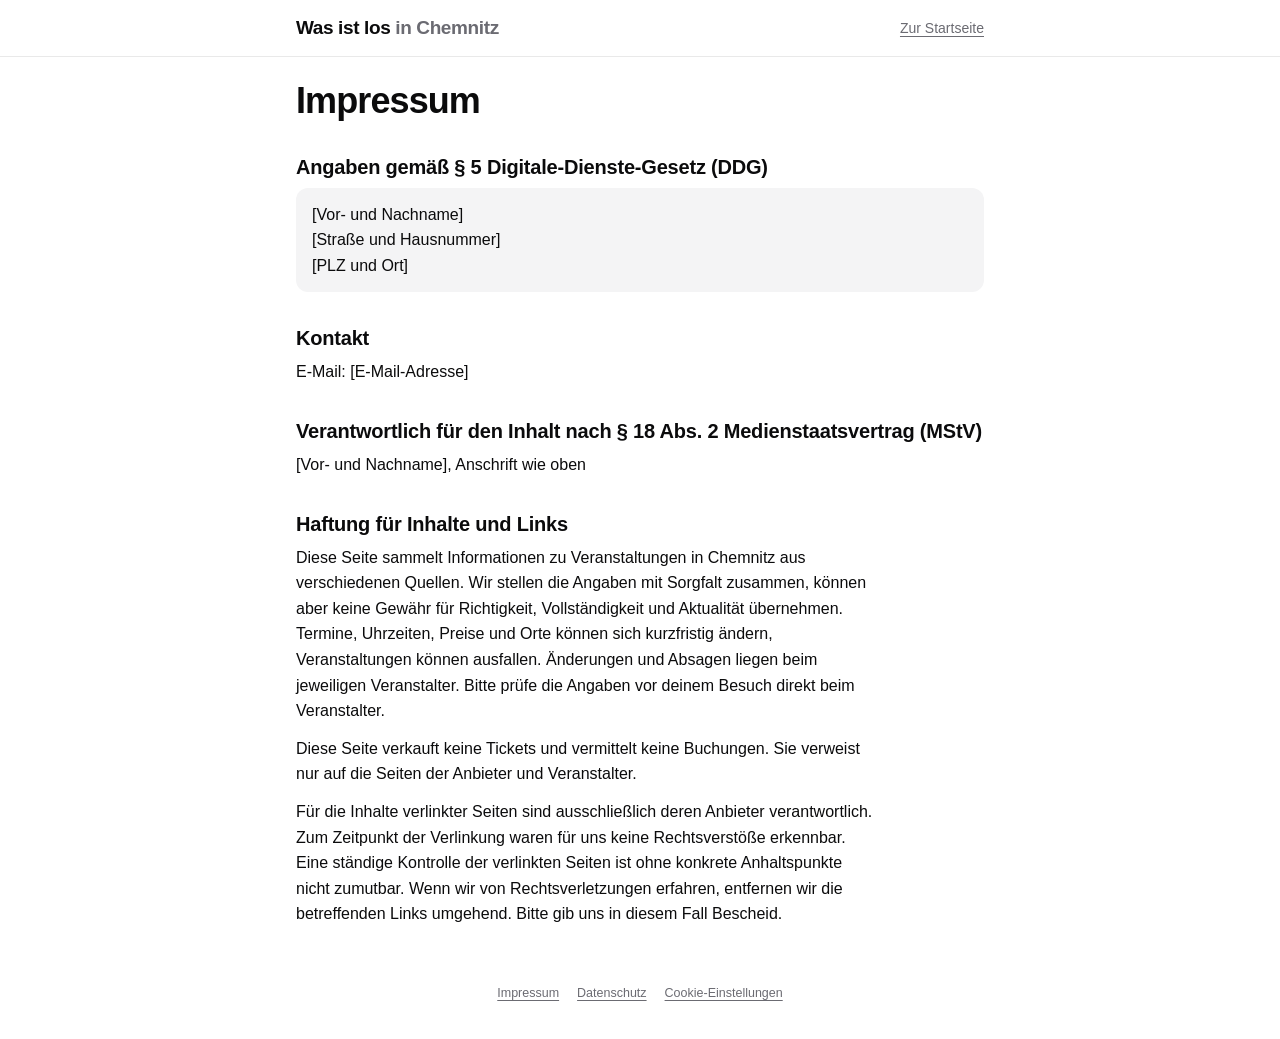
<file: entwuerfe/impressum.html>
<!DOCTYPE html>
<html lang="de">
<head>
<meta charset="utf-8">
<meta name="viewport" content="width=device-width, initial-scale=1, viewport-fit=cover">
<title>Impressum – Was ist los in Chemnitz</title>
<meta name="robots" content="noindex">
<link rel="stylesheet" href="rechtliches.css">
</head>
<body>
<header class="bar">
  <div class="wrap">
    <a class="brand" href="entwurf-4-kombiniert.html">Was ist los <span>in Chemnitz</span></a>
    <a class="back" href="entwurf-4-kombiniert.html">Zur Startseite</a>
  </div>
</header>

<main class="wrap">
  <h1>Impressum</h1>

  <h2>Angaben gemäß § 5 Digitale-Dienste-Gesetz (DDG)</h2>
  <address>
    [Vor- und Nachname]<br>
    [Straße und Hausnummer]<br>
    [PLZ und Ort]
  </address>

  <h2>Kontakt</h2>
  <p>E-Mail: [E-Mail-Adresse]</p>
  <!-- Optional: nur eintragen, wenn vorhanden. Dann die Kommentarzeichen entfernen.
  <p>Telefon: [Telefonnummer]</p>
  -->
  <!-- Optional: nur eintragen, wenn eine Umsatzsteuer-Identifikationsnummer vorhanden ist.
  <h2>Umsatzsteuer-ID</h2>
  <p>Umsatzsteuer-Identifikationsnummer gemäß § 27a Umsatzsteuergesetz: [Umsatzsteuer-ID]</p>
  -->

  <h2>Verantwortlich für den Inhalt nach § 18 Abs. 2 Medienstaatsvertrag (MStV)</h2>
  <p>[Vor- und Nachname], Anschrift wie oben</p>

  <h2>Haftung für Inhalte und Links</h2>
  <p>Diese Seite sammelt Informationen zu Veranstaltungen in Chemnitz aus verschiedenen Quellen. Wir stellen die Angaben mit Sorgfalt zusammen, können aber keine Gewähr für Richtigkeit, Vollständigkeit und Aktualität übernehmen. Termine, Uhrzeiten, Preise und Orte können sich kurzfristig ändern, Veranstaltungen können ausfallen. Änderungen und Absagen liegen beim jeweiligen Veranstalter. Bitte prüfe die Angaben vor deinem Besuch direkt beim Veranstalter.</p>
  <p>Diese Seite verkauft keine Tickets und vermittelt keine Buchungen. Sie verweist nur auf die Seiten der Anbieter und Veranstalter.</p>
  <p>Für die Inhalte verlinkter Seiten sind ausschließlich deren Anbieter verantwortlich. Zum Zeitpunkt der Verlinkung waren für uns keine Rechtsverstöße erkennbar. Eine ständige Kontrolle der verlinkten Seiten ist ohne konkrete Anhaltspunkte nicht zumutbar. Wenn wir von Rechtsverletzungen erfahren, entfernen wir die betreffenden Links umgehend. Bitte gib uns in diesem Fall Bescheid.</p>
</main>

<footer class="wrap">
  <nav class="legal" aria-label="Rechtliches">
    <a href="impressum.html" aria-current="page">Impressum</a>
    <a href="datenschutz.html">Datenschutz</a>
    <a href="entwurf-4-kombiniert.html#cookie-einstellungen">Cookie-Einstellungen</a>
  </nav>
</footer>
</body>
</html>
</file>
<file: entwuerfe/rechtliches.css>
/* Impressum und Datenschutz: gleiche ruhige Gestaltung wie die Startseite (Entwurf 4) */
:root {
  --bg: #FFFFFF; --surface: #F4F4F5; --fg: #0B0B0C; --fg2: #6B6B72; --line: rgba(11,11,12,.09);
  --glass: rgba(255,255,255,.82);
  --font: -apple-system, BlinkMacSystemFont, "SF Pro Text", "Helvetica Neue", "Segoe UI", Roboto, Arial, sans-serif;
  --font-display: -apple-system, BlinkMacSystemFont, "SF Pro Display", "Helvetica Neue", "Segoe UI", Roboto, Arial, sans-serif;
}
@media (prefers-color-scheme: dark) { :root:not([data-theme="light"]) {
  --bg: #000000; --surface: #161618; --fg: #F5F5F7; --fg2: #9C9CA3; --line: rgba(255,255,255,.09); --glass: rgba(0,0,0,.72); color-scheme: dark;
} }
:root[data-theme="dark"] {
  --bg: #000000; --surface: #161618; --fg: #F5F5F7; --fg2: #9C9CA3; --line: rgba(255,255,255,.09); --glass: rgba(0,0,0,.72); color-scheme: dark;
}
* { box-sizing: border-box; }
html { -webkit-text-size-adjust: 100%; }
body { margin: 0; background: var(--bg); color: var(--fg); font-family: var(--font); font-size: 16px; line-height: 1.6; -webkit-font-smoothing: antialiased; }
body::before { content: ""; position: fixed; inset: 0 0 auto; height: env(safe-area-inset-top, 0px); z-index: 30; background: var(--bg); }
a { color: var(--fg); text-underline-offset: 3px; }
:focus-visible { outline: 2px solid var(--fg); outline-offset: 2px; }
.wrap { max-width: 720px; margin: 0 auto; padding-left: max(16px, env(safe-area-inset-left, 0px)); padding-right: max(16px, env(safe-area-inset-right, 0px)); }

.bar { position: sticky; top: env(safe-area-inset-top, 0px); z-index: 20; background: var(--glass); backdrop-filter: saturate(180%) blur(20px); -webkit-backdrop-filter: saturate(180%) blur(20px); border-bottom: 1px solid var(--line); }
.bar .wrap { height: 56px; display: flex; align-items: center; justify-content: space-between; gap: 12px; }
.brand { font-family: var(--font-display); font-weight: 800; font-size: 19px; letter-spacing: -.02em; text-decoration: none; white-space: nowrap; overflow: hidden; text-overflow: ellipsis; min-width: 0; }
.brand span { color: var(--fg2); font-weight: 600; }
.back { font-size: 14px; color: var(--fg2); flex: none; }

main { padding-block: 24px 8px; }
h1 { font-family: var(--font-display); font-size: clamp(28px, 7vw, 36px); line-height: 1.1; letter-spacing: -.025em; margin: 0 0 6px; }
h2 { font-family: var(--font-display); font-size: 20px; letter-spacing: -.01em; line-height: 1.25; margin: 34px 0 8px; text-wrap: balance; }
h3 { font-size: 16px; margin: 20px 0 4px; }
p, ul { margin: 0 0 12px; max-width: 65ch; }
ul { padding-left: 20px; }
li { margin-bottom: 6px; }
.lead { color: var(--fg2); }
address { font-style: normal; background: var(--surface); border-radius: 12px; padding: 14px 16px; margin: 0 0 12px; }
.toc { list-style: none; background: var(--surface); border-radius: 12px; padding: 14px 16px; }
.toc li { margin: 0; }
.note { font-size: 14px; color: var(--fg2); }

/* Fußbereich: dezent, aber gut auffindbar (gleich wie auf der Startseite) */
footer { color: var(--fg2); font-size: 12.5px; text-align: center; padding-block: 36px calc(36px + env(safe-area-inset-bottom, 0px)); }
.legal { display: flex; justify-content: center; flex-wrap: wrap; gap: 4px 18px; }
.legal a { color: var(--fg2); }
</file>
